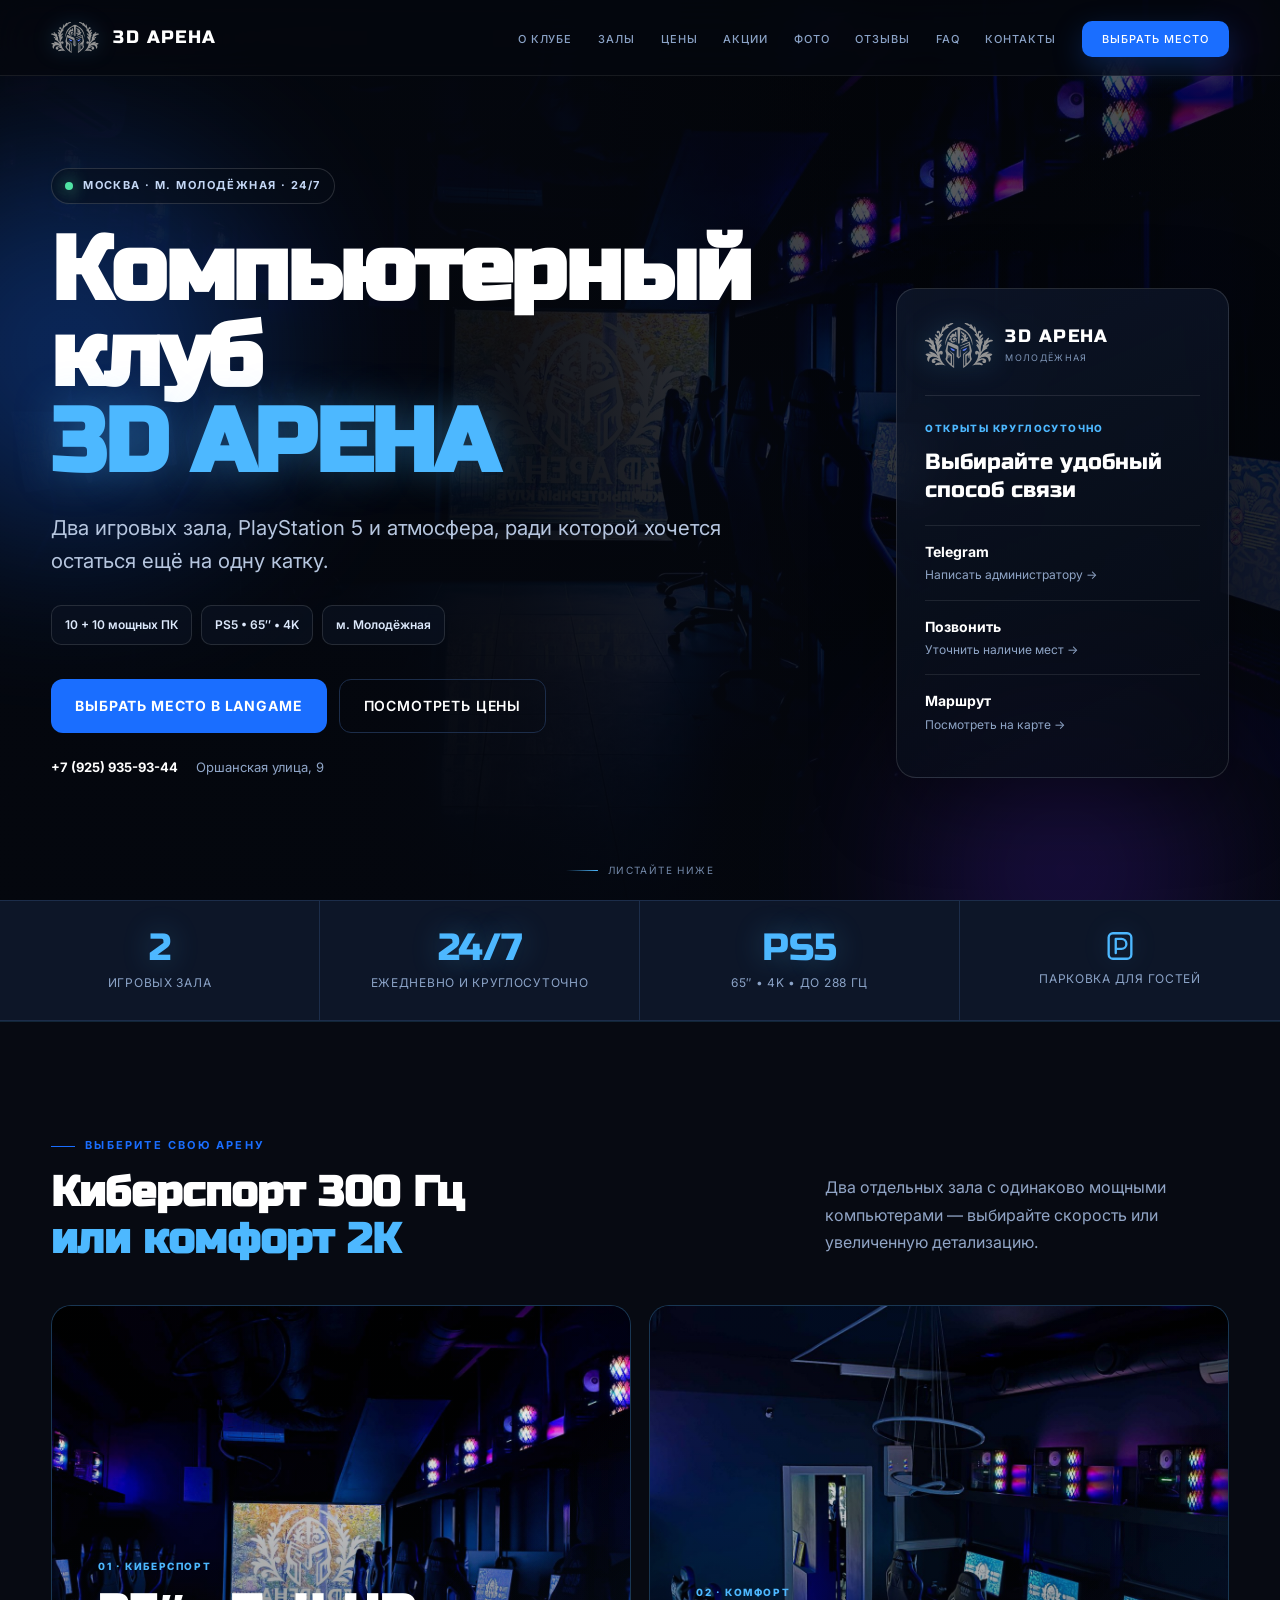
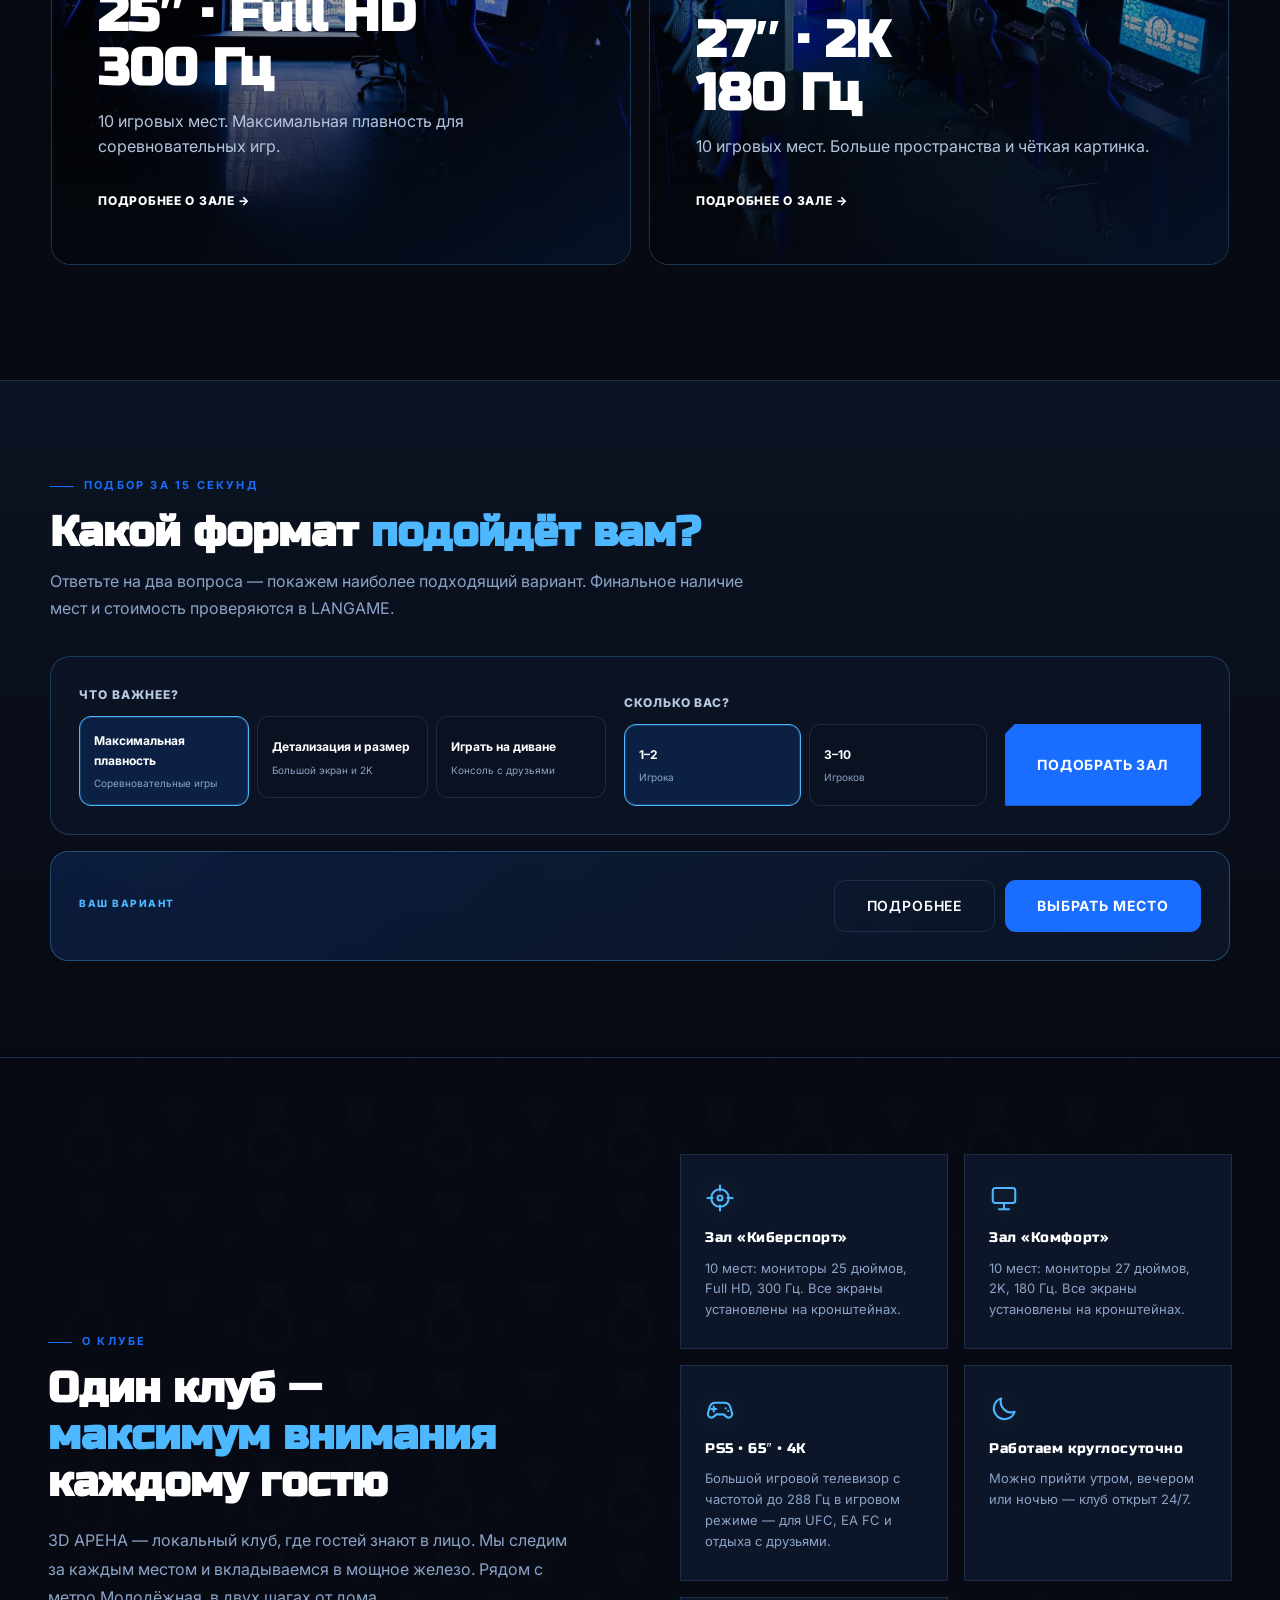
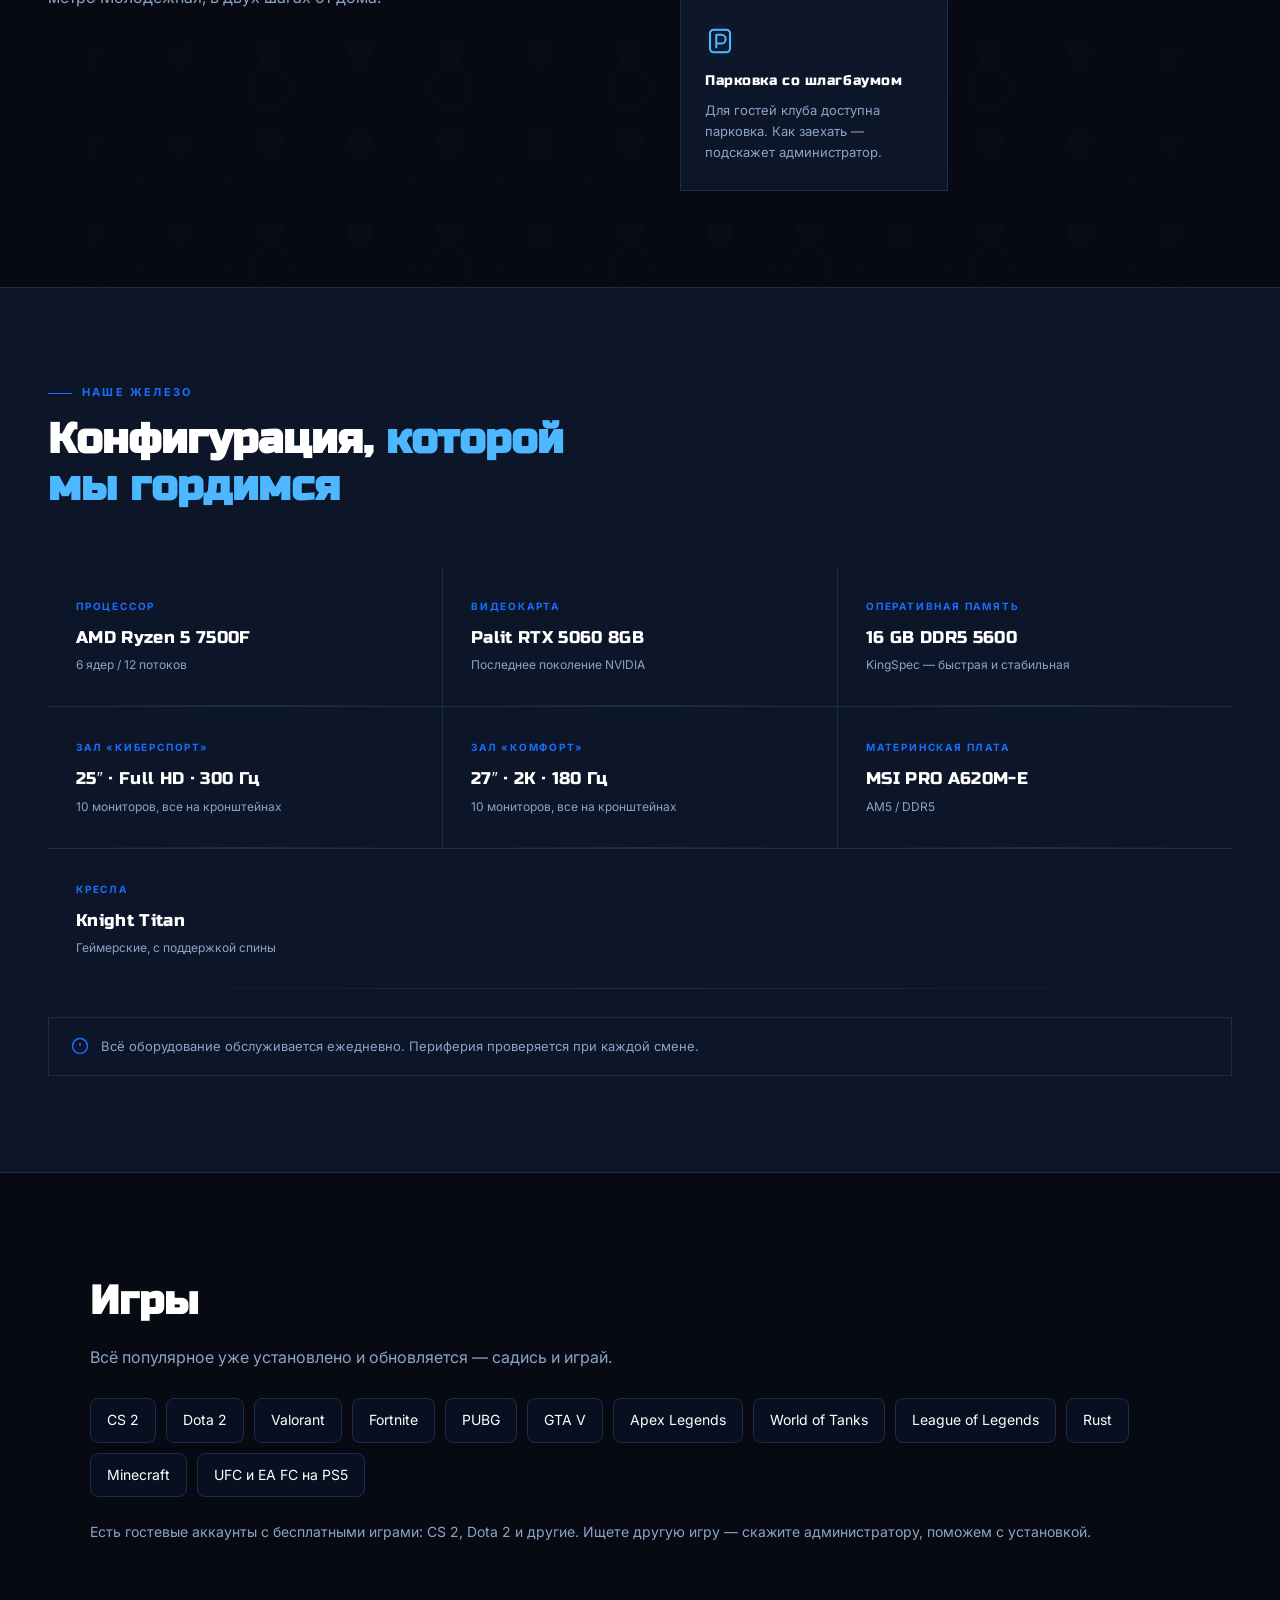
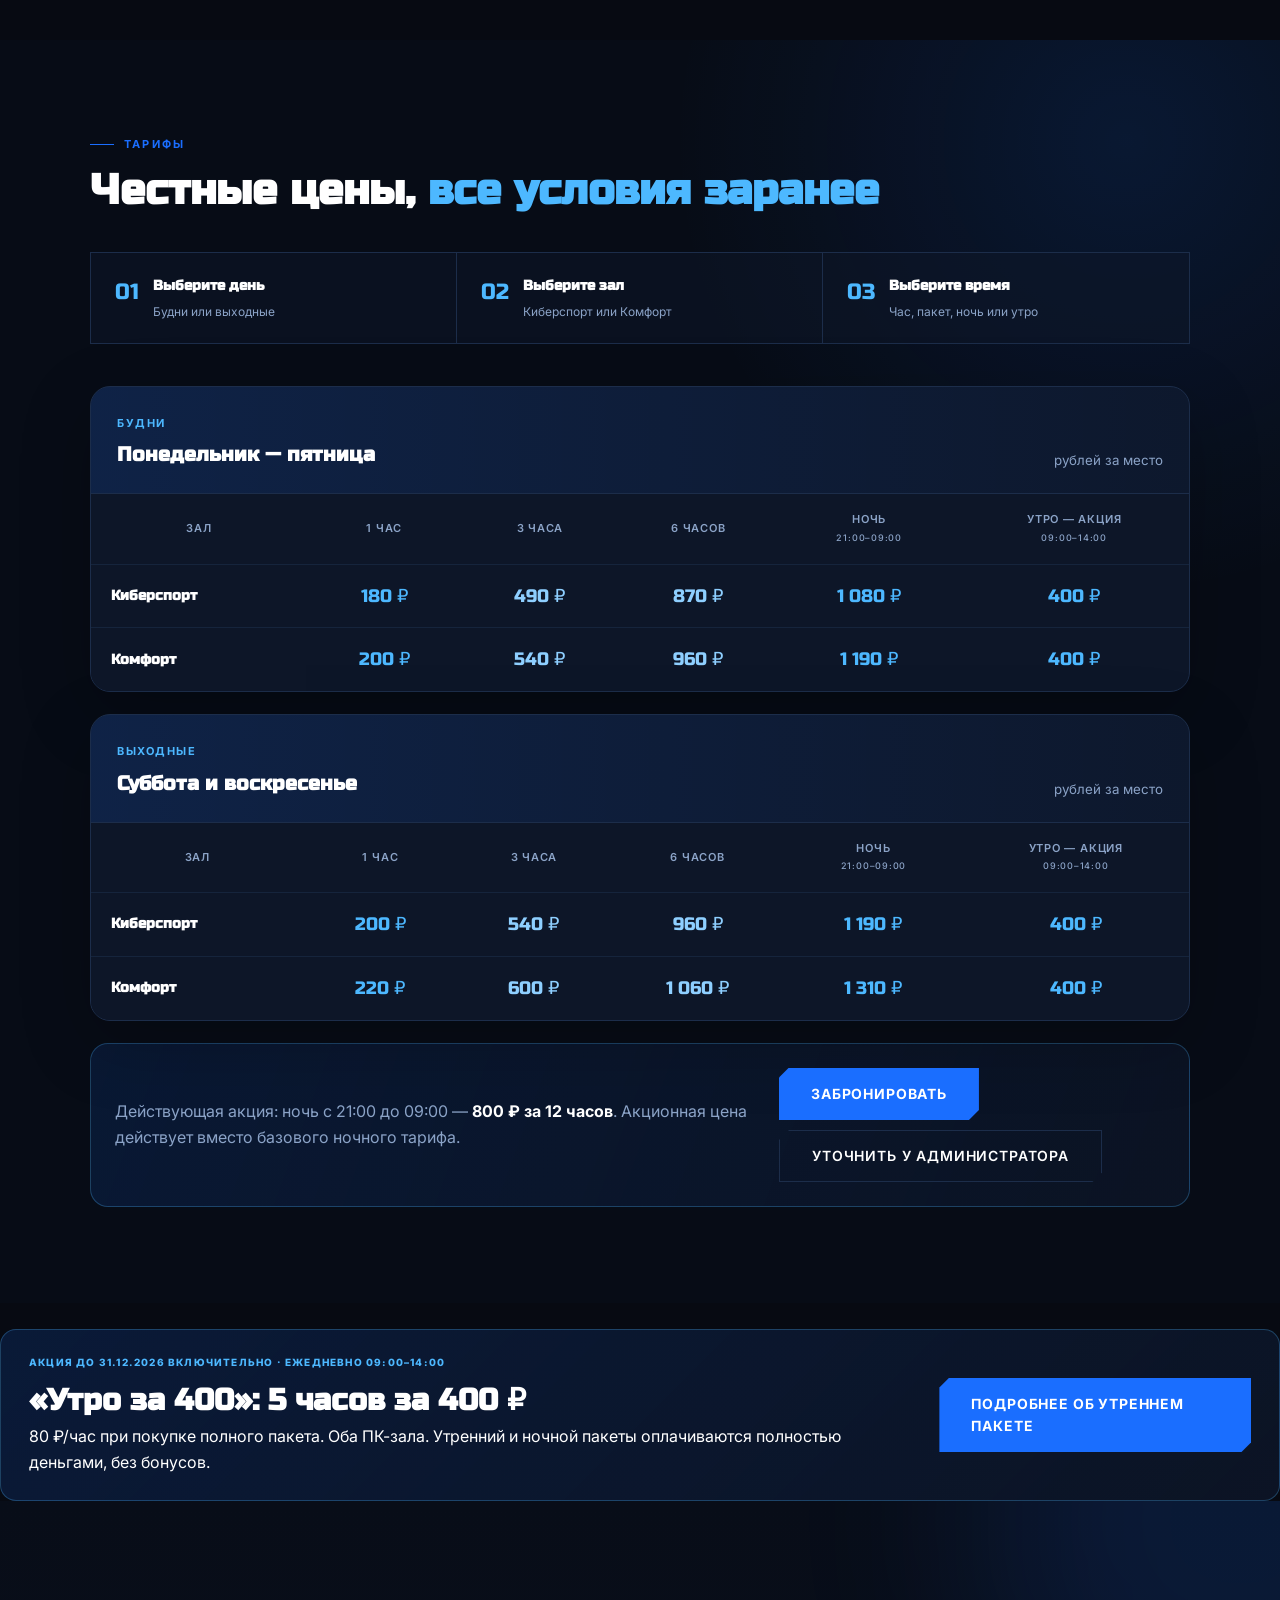
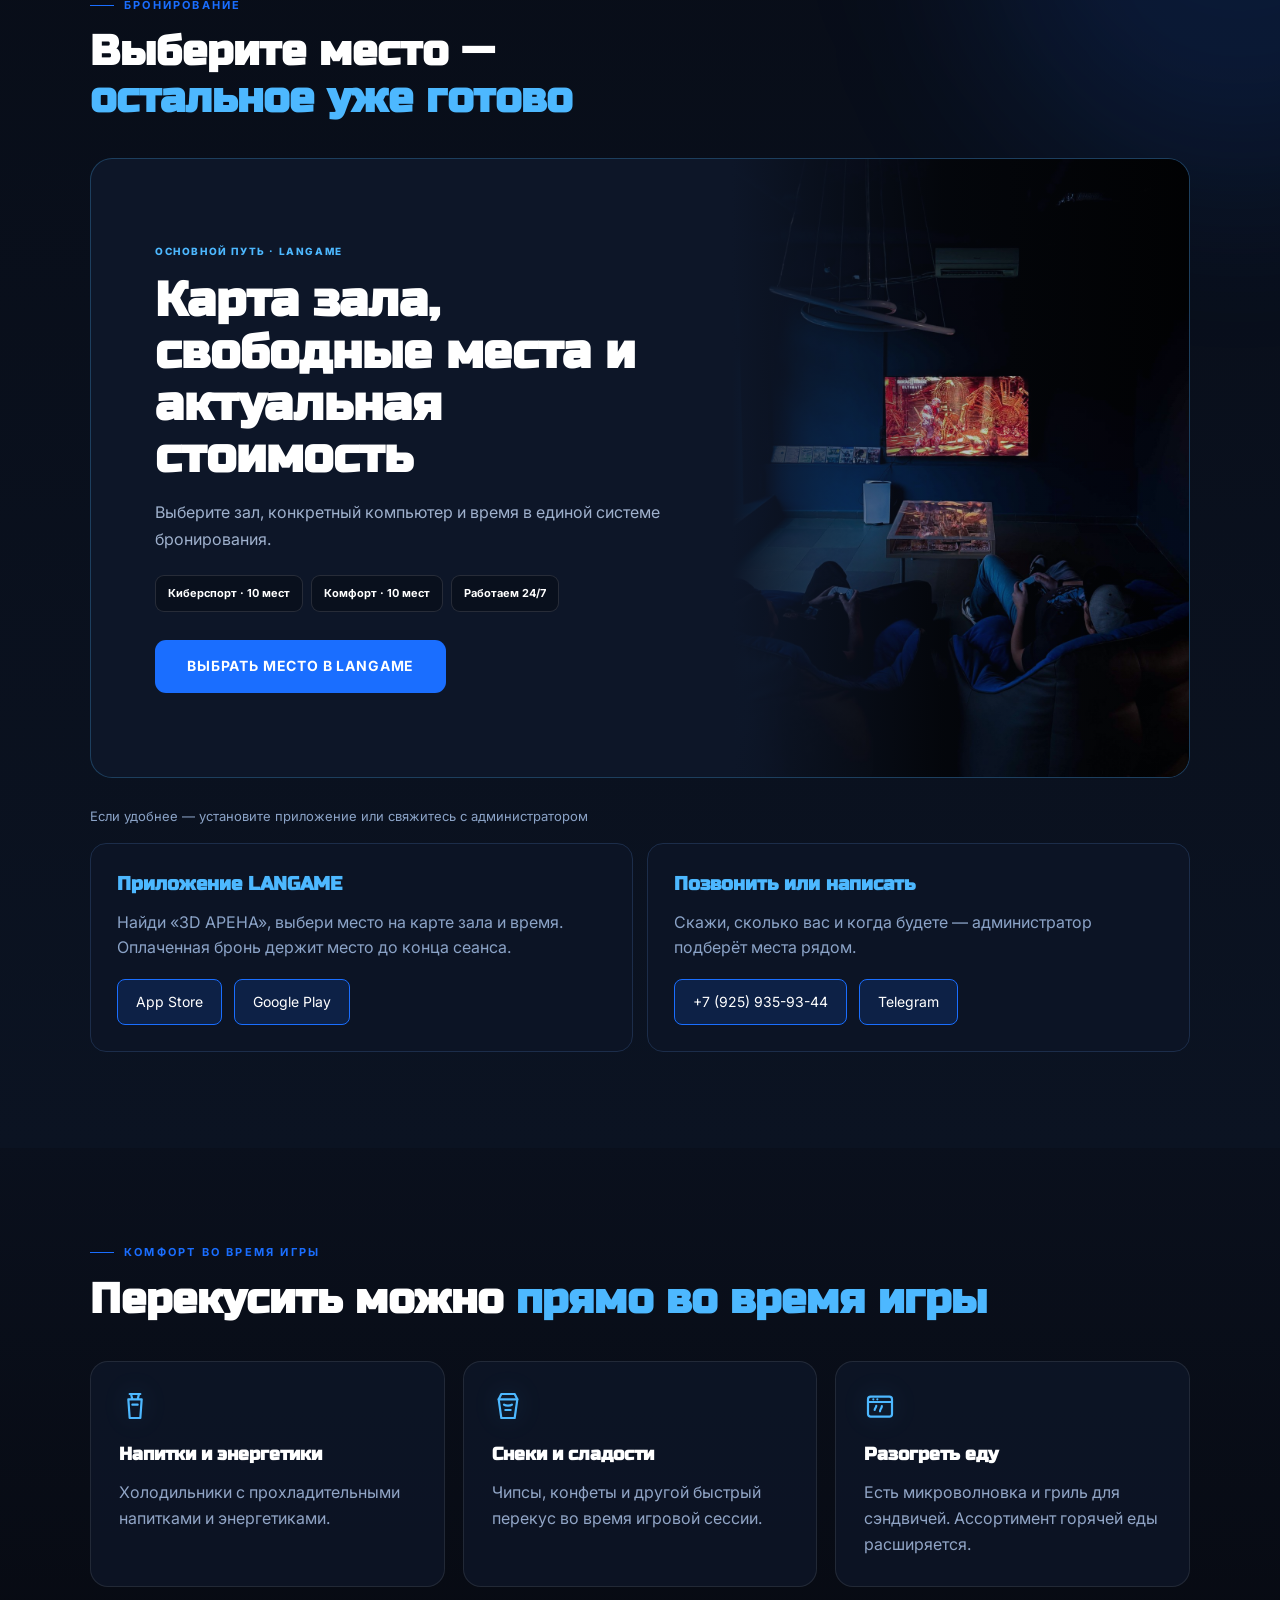
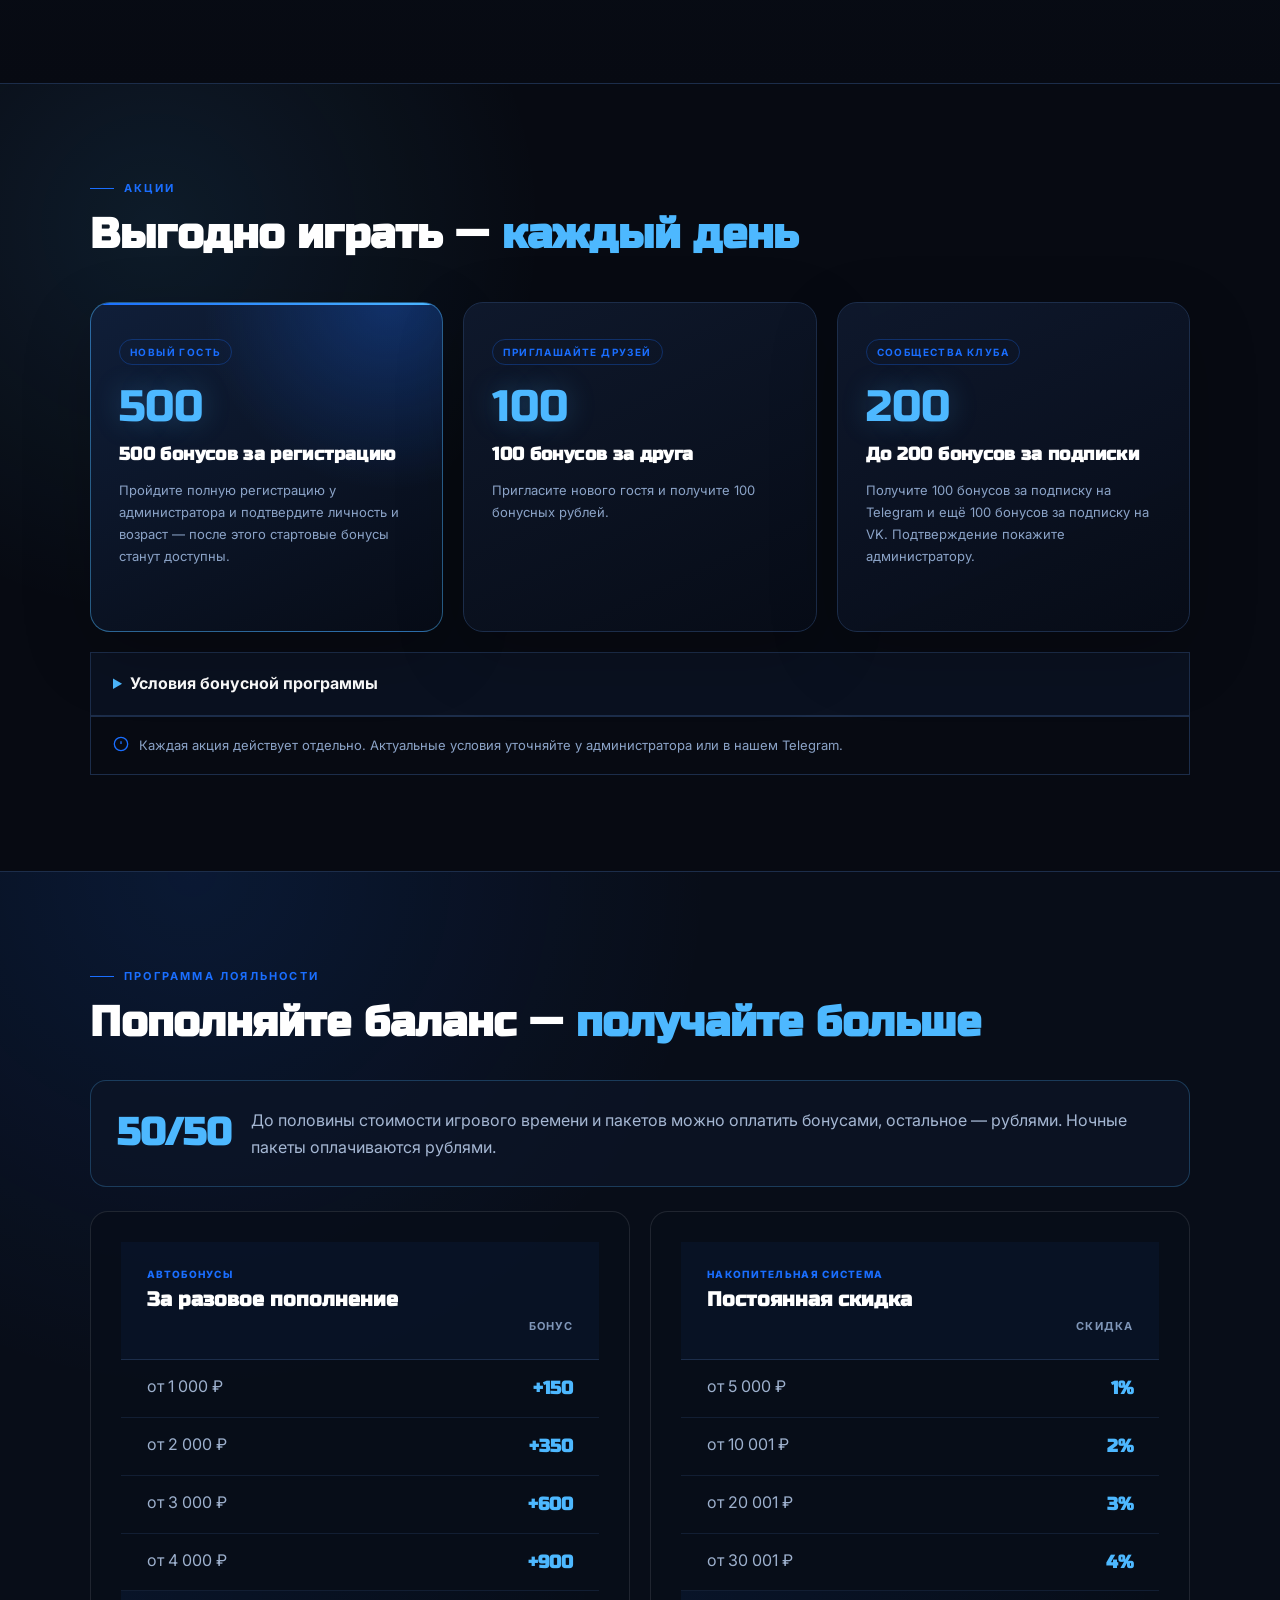
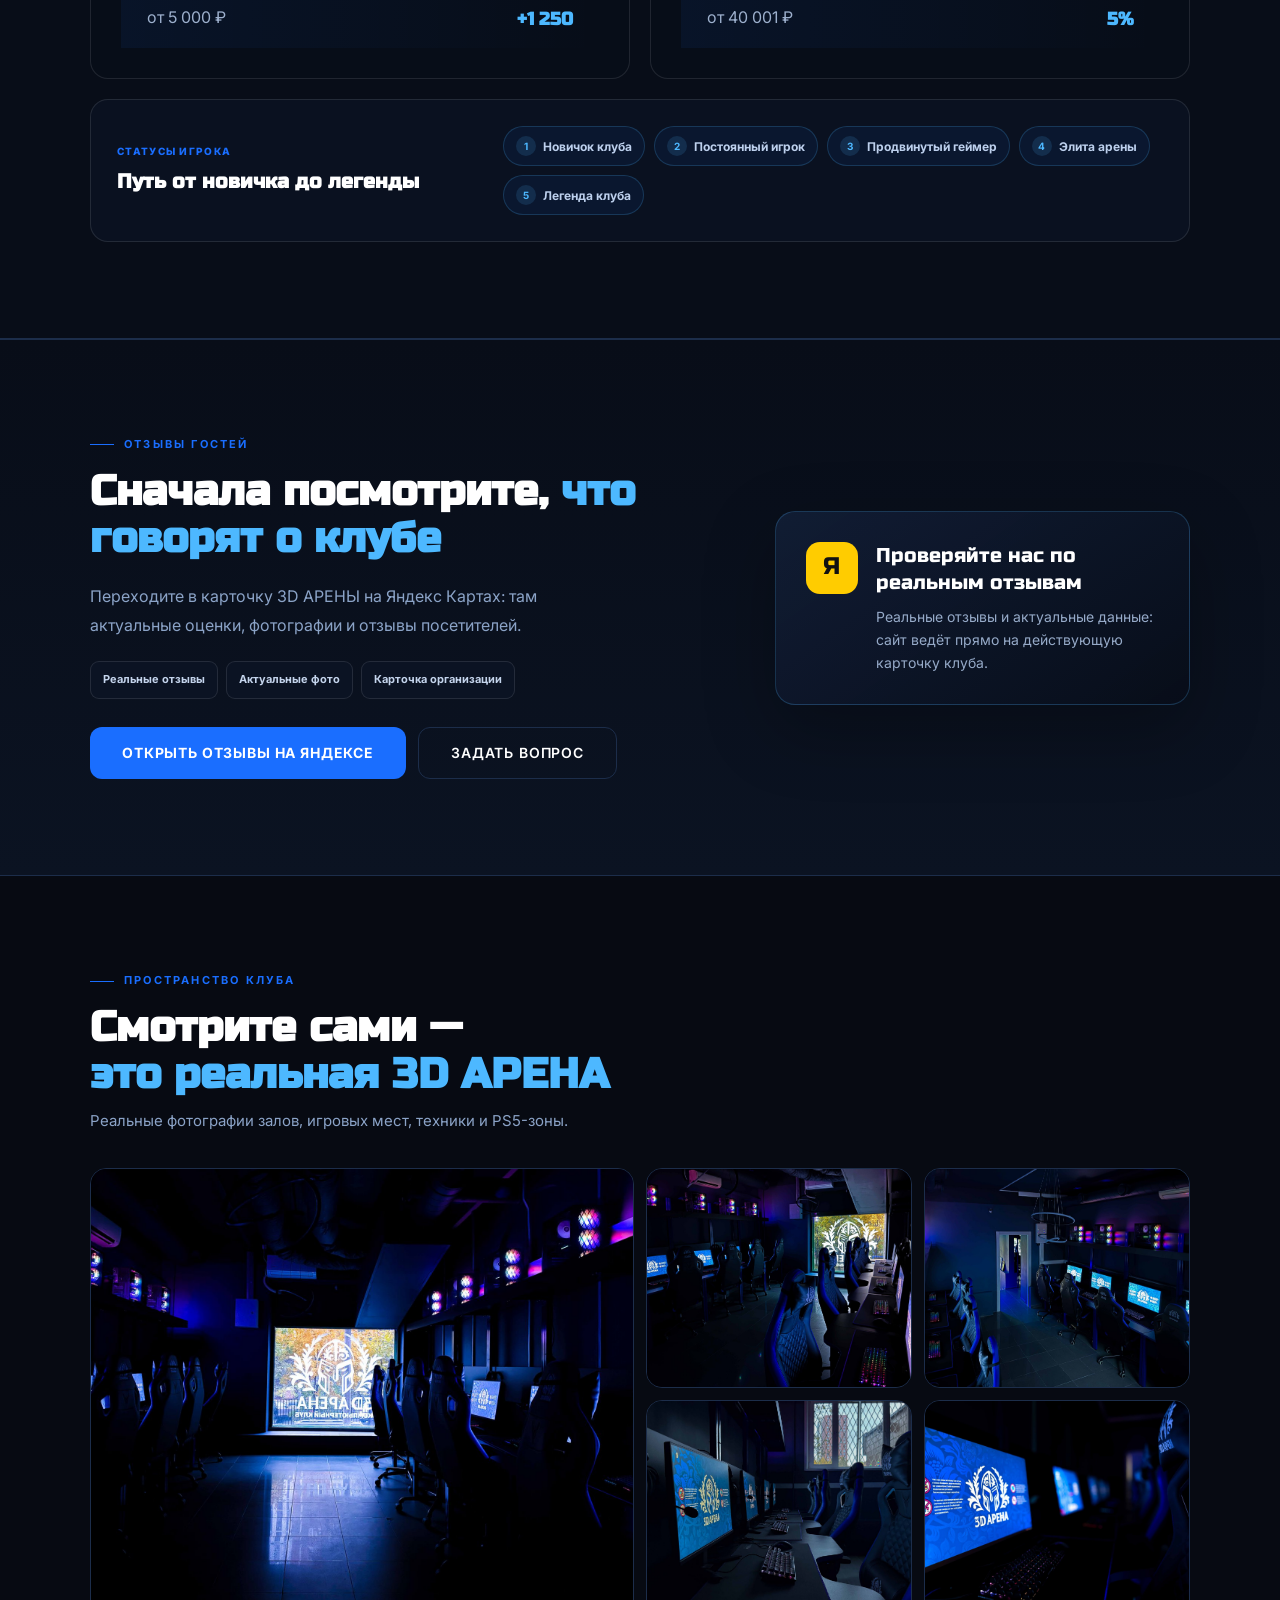
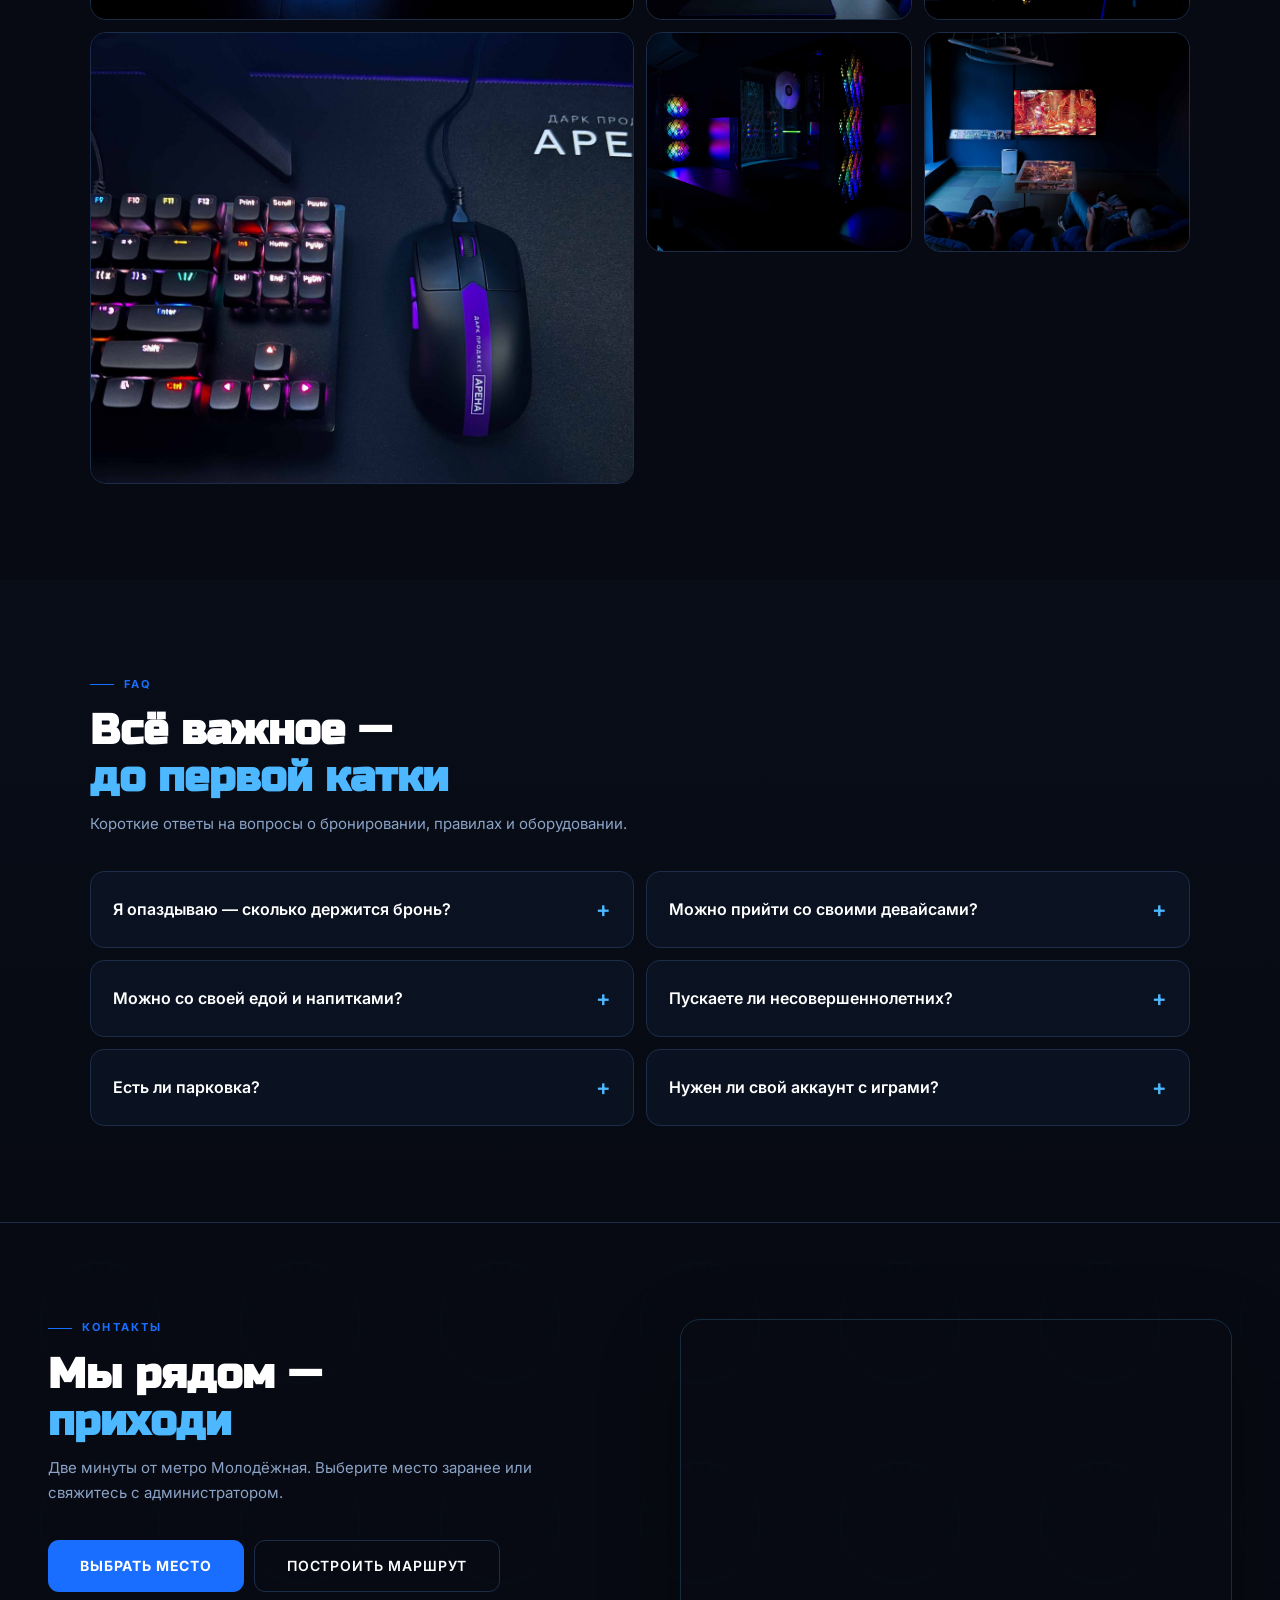
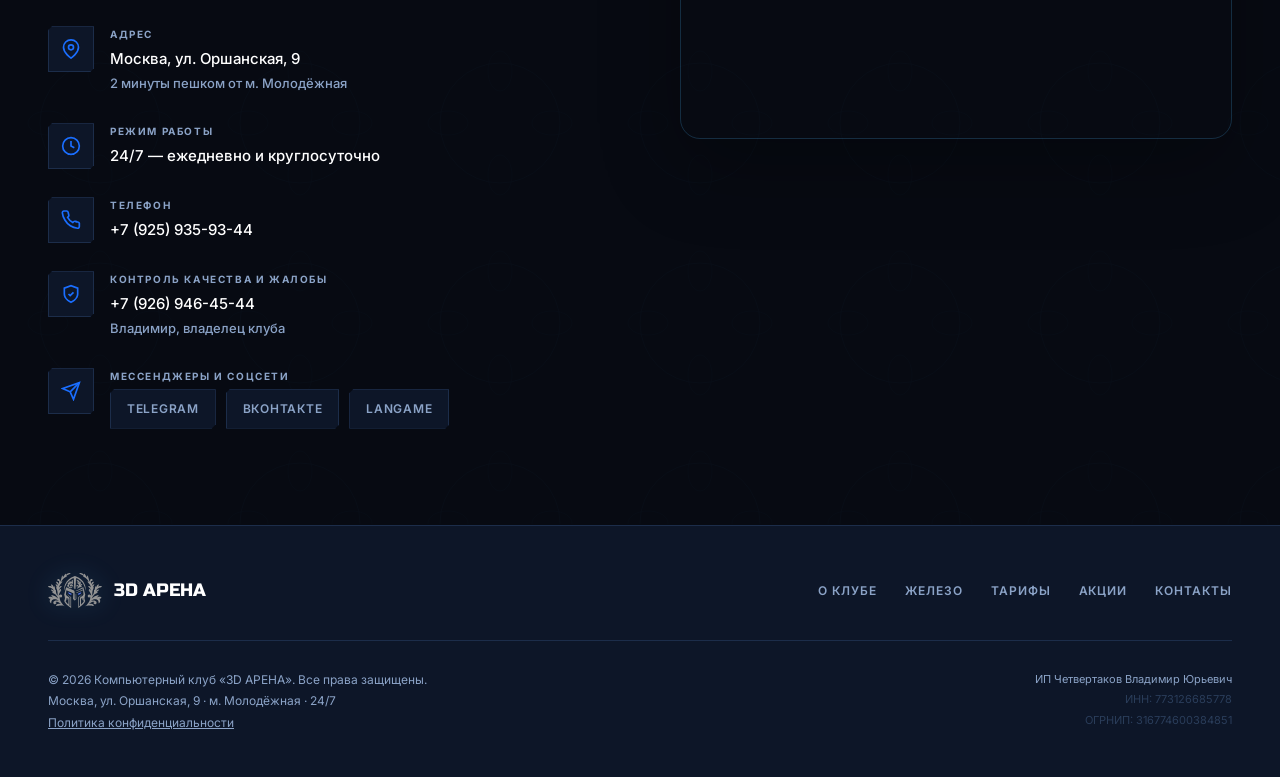
<file: index.html>
<!DOCTYPE html>

<html lang="ru">
<head>
<meta charset="utf-8"/>
<meta content="width=device-width, initial-scale=1.0" name="viewport"/>
<meta content="#070A12" name="theme-color"/>
<link href="/favicon.ico" rel="icon" sizes="any"/>
<link href="/assets/icons/favicon-32.png" rel="icon" sizes="32x32" type="image/png"/>
<link href="/assets/icons/apple-touch-icon.png" rel="apple-touch-icon" sizes="180x180"/>
<link href="/site.webmanifest" rel="manifest"/>
<script>
window.ARENA_METRIKA_ID=110895058;
window.ARENA_VK_PIXEL_ID="3781383";
(function(m,e,t,r,i,k,a){m[i]=m[i]||function(){(m[i].a=m[i].a||[]).push(arguments)};m[i].l=1*new Date();for(var j=0;j<document.scripts.length;j++){if(document.scripts[j].src===r){return}}k=e.createElement(t),a=e.getElementsByTagName(t)[0],k.async=1,k.src=r,a.parentNode.insertBefore(k,a)})(window,document,"script","https://mc.yandex.ru/metrika/tag.js?id=110895058","ym");
ym(110895058,"init",{ssr:true,webvisor:true,clickmap:true,ecommerce:"dataLayer",referrer:document.referrer,url:location.href,accurateTrackBounce:true,trackLinks:true});
</script>
<script>
var _tmr=window._tmr||(window._tmr=[]);
_tmr.push({id:"3781383",type:"pageView",start:(new Date()).getTime()});
(function(d,w,id){if(d.getElementById(id))return;var ts=d.createElement("script");ts.type="text/javascript";ts.async=true;ts.id=id;ts.src="https://top-fwz1.mail.ru/js/code.js";var f=function(){var s=d.getElementsByTagName("script")[0];s.parentNode.insertBefore(ts,s)};if(w.opera=="[object Opera]"){d.addEventListener("DOMContentLoaded",f,false)}else{f()}})(document,window,"tmr-code");
</script>
<meta content="Компьютерный клуб «3D АРЕНА» у метро Молодёжная в Москве. 20 игровых мест в двух залах и PS5-зона с телевизором 65″ 4K до 288 Гц в игровом режиме. Работаем круглосуточно." name="description"/>
<title>3D АРЕНА — Компьютерный клуб у м. Молодёжная | Оршанская 9 | 24/7</title>
<meta content="3D АРЕНА — компьютерный клуб у метро Молодёжная" property="og:title"/>
<meta content="20 игровых мест, два зала, RTX 5060 и PS5-зона с телевизором 65″ 4K до 288 Гц в игровом режиме. Работаем 24/7." property="og:description"/>
<meta content="website" property="og:type"/>
<meta content="https://3d-arena.ru/" property="og:url"/>
<meta content="https://3d-arena.ru/images/gallery/hall-02.jpg" property="og:image"/>
<meta content="summary_large_image" name="twitter:card"/>
<link href="https://fonts.googleapis.com" rel="preconnect"/>
<link crossorigin="" href="https://fonts.gstatic.com" rel="preconnect"/>
<link as="style" href="https://fonts.googleapis.com/css2?family=Russo+One&amp;family=Inter:wght@400;500;600&amp;display=swap" rel="preload"/>
<link href="https://fonts.googleapis.com/css2?family=Russo+One&amp;family=Inter:wght@400;500;600&amp;display=swap" media="print" onload="this.media='all'" rel="stylesheet"/>
<noscript><link href="https://fonts.googleapis.com/css2?family=Russo+One&amp;family=Inter:wght@400;500;600&amp;display=swap" rel="stylesheet"/></noscript>
<link href="https://3d-arena.ru/" rel="canonical"/><link href="assets/css/style.css?v=20260725-7" rel="stylesheet"/><link href="assets/css/release-06.css?v=20260724-1" rel="stylesheet"/>
<script type="application/ld+json">{"@context":"https://schema.org","@type":"LocalBusiness","name":"Компьютерный клуб 3D АРЕНА","url":"https://3d-arena.ru/","telephone":"+7 925 935-93-44","image":"https://3d-arena.ru/images/gallery/hall-02.jpg","priceRange":"₽₽","openingHours":"Mo-Su 00:00-23:59","address":{"@type":"PostalAddress","streetAddress":"Оршанская улица, 9","addressLocality":"Москва","addressCountry":"RU"},"sameAs":["https://vk.ru/3d_arena","https://t.me/IIIDArena","https://yandex.ru/maps/org/3d_arena/107910722858/"]}</script>
</head>
<body>
<script src="assets/js/vk-pixel.js?v=20260808-2"></script>
<!-- NAV -->
<nav class="nav" id="nav">
<a class="nav__logo" href="#hero">
<img alt="" aria-hidden="true" class="nav__logo-image" height="372" src="assets/brand/mark.svg" width="564"/>
<span>3D АРЕНА</span>
  </a>
<ul class="nav__links" id="navLinks"><li><a href="#about">О клубе</a></li><li><a href="#specs">Залы</a></li><li><a href="#prices">Цены</a></li><li><a href="#promo">Акции</a></li><li><a href="#gallery">Фото</a></li><li><a href="#reviews">Отзывы</a></li><li><a href="#faq">FAQ</a></li><li><a href="#contacts">Контакты</a></li><li><a class="nav__cta" data-track="langame_booking" href="https://langame.ru/799456996_computerniy_club_3d-arena_moskva/booking" rel="noopener" target="_blank">Выбрать место</a></li></ul>
<button aria-label="Меню" class="nav__burger" id="burger">
<span></span><span></span><span></span>
</button>
</nav>
<!-- HERO -->
<section class="hero" id="hero">
<div aria-hidden="true" class="hero__media">
<img alt="" fetchpriority="high" height="1200" src="images/gallery/hall-01.jpg" width="1600"/>
</div>
<div aria-hidden="true" class="hero__veil"></div>
<div aria-hidden="true" class="hero__accent hero__accent--one"></div>
<div aria-hidden="true" class="hero__accent hero__accent--two"></div>
<div class="hero__content-wrap">
<div class="hero__copy">
<div class="hero__eyebrow reveal"><span class="hero__status"></span> Москва · м. Молодёжная · 24/7</div>
<h1 class="hero__headline reveal">Компьютерный клуб<br/><span>3D АРЕНА</span></h1>
<p class="hero__lead reveal">Два игровых зала, PlayStation 5 и атмосфера, ради которой хочется остаться ещё на одну катку.</p>
<div aria-label="Преимущества клуба" class="hero__facts reveal">
<span>10 + 10 мощных ПК</span><span>PS5 • 65″ • 4K</span><span>м. Молодёжная</span>
</div>
<div class="hero__actions reveal">
<a class="btn-primary" data-track="langame_booking" href="https://langame.ru/799456996_computerniy_club_3d-arena_moskva/booking" rel="noopener" target="_blank">Выбрать место в LANGAME</a>
<a class="btn-outline" data-track="view_prices" href="#prices">Посмотреть цены</a>
</div>
<div class="hero__contact reveal">
<a href="tel:+79259359344">+7 (925) 935-93-44</a>
<span>Оршанская улица, 9</span>
</div>
</div>
<aside aria-label="Быстрые действия" class="hero__panel reveal-right">
<div class="hero__brand"><img alt="" aria-hidden="true" class="hero__brand-logo" height="372" src="assets/brand/mark.svg" width="564"/><span>3D АРЕНА<br/><small>Молодёжная</small></span></div>
<div class="hero__panel-label">Открыты круглосуточно</div>
<div class="hero__panel-title">Выбирайте удобный способ связи</div>
<a class="hero__quick" data-track="telegram" href="https://t.me/IIIDArena" rel="noopener" target="_blank"><b>Telegram</b><span>Написать администратору →</span></a>
<a class="hero__quick" data-track="call" href="tel:+79259359344"><b>Позвонить</b><span>Уточнить наличие мест →</span></a>
<a class="hero__quick" data-track="route" href="#contacts"><b>Маршрут</b><span>Посмотреть на карте →</span></a>
</aside>
</div>
<div aria-hidden="true" class="hero__scroll-hint"><span></span>Листайте ниже</div>
</section>
<!-- STATS -->
<div class="stats"><div class="stat reveal"><div class="stat__num">2</div><div class="stat__label">Игровых зала</div></div><div class="stat reveal" style="transition-delay:.1s"><div class="stat__num">24/7</div><div class="stat__label">Ежедневно и круглосуточно</div></div><div class="stat reveal" style="transition-delay:.2s"><div class="stat__num">PS5</div><div class="stat__label">65″ • 4K • до 288 Гц</div></div><div class="stat reveal" style="transition-delay:.3s"><div class="stat__num"><svg class="feature-icon feature-icon--stat" aria-hidden="true"><use href="assets/icons/features.svg#parking"/></svg></div><div class="stat__label">Парковка для гостей</div></div></div>
<!-- ВЫБОР ЗАЛА -->
<section class="arena-choice" aria-labelledby="arena-choice-title">
<div class="arena-choice__head">
<div>
<div class="sec-label reveal">Выберите свою арену</div>
<h2 class="sec-title reveal" id="arena-choice-title">Киберспорт 300 Гц<br/><em>или комфорт 2K</em></h2>
</div>
<p class="arena-choice__intro reveal">Два отдельных зала с одинаково мощными компьютерами — выбирайте скорость или увеличенную детализацию.</p>
</div>
<div class="arena-choice__grid">
<article class="arena-card arena-card--esports reveal-left">
<img alt="Зал «Киберспорт» в компьютерном клубе 3D АРЕНА" decoding="async" height="1200" loading="lazy" src="images/gallery/hall-01.jpg" width="1600"/>
<div class="arena-card__veil"></div>
<div class="arena-card__content"><span>01 · Киберспорт</span><h3>25″ · Full HD<br/>300 Гц</h3><p>10 игровых мест. Максимальная плавность для соревновательных игр.</p><a data-track="select_hall_esports" href="esports.html">Подробнее о зале →</a></div>
</article>
<article class="arena-card arena-card--comfort reveal-right">
<img alt="Зал «Комфорт» в компьютерном клубе 3D АРЕНА" decoding="async" height="1200" loading="lazy" src="images/gallery/hall-15.jpg" width="1600"/>
<div class="arena-card__veil"></div>
<div class="arena-card__content"><span>02 · Комфорт</span><h3>27″ · 2K<br/>180 Гц</h3><p>10 игровых мест. Больше пространства и чёткая картинка.</p><a data-track="select_hall_comfort" href="comfort.html">Подробнее о зале →</a></div>
</article>
</div>
</section>
<!-- ПОДБОР ЗАЛА -->
<section class="hall-picker section" id="hall-picker" aria-labelledby="hall-picker-title">
<div class="hall-picker__inner">
<div class="sec-label reveal">Подбор за 15 секунд</div>
<h2 class="sec-title reveal" id="hall-picker-title">Какой формат <em>подойдёт вам?</em></h2>
<p class="hall-picker__lead reveal">Ответьте на два вопроса — покажем наиболее подходящий вариант. Финальное наличие мест и стоимость проверяются в LANGAME.</p>
<form class="hall-picker__form reveal" id="hallPicker">
<fieldset><legend>Что важнее?</legend><div class="hall-picker__options">
<label><input checked name="priority" type="radio" value="speed"/><span><b>Максимальная плавность</b><small>Соревновательные игры</small></span></label>
<label><input name="priority" type="radio" value="detail"/><span><b>Детализация и размер</b><small>Большой экран и 2K</small></span></label>
<label><input name="priority" type="radio" value="console"/><span><b>Играть на диване</b><small>Консоль с друзьями</small></span></label>
</div></fieldset>
<fieldset><legend>Сколько вас?</legend><div class="hall-picker__options hall-picker__options--compact">
<label><input checked name="group" type="radio" value="solo"/><span><b>1–2</b><small>Игрока</small></span></label>
<label><input name="group" type="radio" value="team"/><span><b>3–10</b><small>Игроков</small></span></label>
</div></fieldset>
<button class="btn-primary" type="submit">Подобрать зал</button>
</form>
<div class="hall-result" id="hallResult" hidden aria-live="polite">
<div><span>Ваш вариант</span><h3 id="hallResultTitle"></h3><p id="hallResultText"></p></div>
<div class="hall-result__actions"><a class="btn-outline" id="hallResultDetails" href="esports.html">Подробнее</a><a class="btn-primary" data-track="langame_booking_picker" href="https://langame.ru/799456996_computerniy_club_3d-arena_moskva/booking" rel="noopener" target="_blank">Выбрать место</a></div>
</div>
</div>
</section>
<!-- О КЛУБЕ -->
<section class="section about" id="about">
<div aria-hidden="true" class="ornament-overlay ornament-overlay--clean"></div>
<div class="about__inner" style="max-width:1280px;margin:0 auto">
<div class="reveal-left">
<div class="sec-label">О клубе</div>
<h2 class="sec-title">Один клуб —<br/><em>максимум внимания</em><br/>каждому гостю</h2>
<p class="sec-text">3D АРЕНА — локальный клуб, где гостей знают в лицо. Мы следим за каждым местом и вкладываемся в мощное железо. Рядом с метро Молодёжная, в двух шагах от дома.</p>
</div>
<div class="about__cards reveal-right">
<div class="acard"><div class="acard__icon"><svg class="feature-icon" aria-hidden="true"><use href="assets/icons/features.svg#esports"/></svg></div><div class="acard__title">Зал «Киберспорт»</div><div class="acard__text">10 мест: мониторы 25 дюймов, Full HD, 300 Гц. Все экраны установлены на кронштейнах.</div></div>
<div class="acard"><div class="acard__icon"><svg class="feature-icon" aria-hidden="true"><use href="assets/icons/features.svg#monitor"/></svg></div><div class="acard__title">Зал «Комфорт»</div><div class="acard__text">10 мест: мониторы 27 дюймов, 2K, 180 Гц. Все экраны установлены на кронштейнах.</div></div>
<div class="acard"><div class="acard__icon"><svg class="feature-icon" aria-hidden="true"><use href="assets/icons/features.svg#gamepad"/></svg></div><div class="acard__title">PS5 • 65″ • 4K</div><div class="acard__text">Большой игровой телевизор с частотой до 288 Гц в игровом режиме — для UFC, EA FC и отдыха с друзьями.</div></div>
<div class="acard"><div class="acard__icon"><svg class="feature-icon" aria-hidden="true"><use href="assets/icons/features.svg#moon"/></svg></div><div class="acard__title">Работаем круглосуточно</div><div class="acard__text">Можно прийти утром, вечером или ночью — клуб открыт 24/7.</div></div>
<div class="acard"><div class="acard__icon"><svg class="feature-icon" aria-hidden="true"><use href="assets/icons/features.svg#parking"/></svg></div><div class="acard__title">Парковка со шлагбаумом</div><div class="acard__text">Для гостей клуба доступна парковка. Как заехать — подскажет администратор.</div></div>
</div>
</div>
</section>
<!-- ЖЕЛЕЗО -->
<section class="section specs" id="specs">
<div class="specs__inner">
<div class="sec-label reveal">Наше железо</div>
<h2 class="sec-title reveal">Конфигурация, <em>которой<br/>мы гордимся</em></h2>
<div class="specs__grid">
<div class="spec-item reveal"><div class="spec-label">Процессор</div><div class="spec-val">AMD Ryzen 5 7500F</div><div class="spec-sub">6 ядер / 12 потоков</div></div>
<div class="spec-item reveal" style="transition-delay:.1s"><div class="spec-label">Видеокарта</div><div class="spec-val">Palit RTX 5060 8GB</div><div class="spec-sub">Последнее поколение NVIDIA</div></div>
<div class="spec-item reveal" style="transition-delay:.2s"><div class="spec-label">Оперативная память</div><div class="spec-val">16 GB DDR5 5600</div><div class="spec-sub">KingSpec — быстрая и стабильная</div></div>
<div class="spec-item reveal" style="transition-delay:.1s"><div class="spec-label">Зал «Киберспорт»</div><div class="spec-val">25″ · Full HD · 300 Гц</div><div class="spec-sub">10 мониторов, все на кронштейнах</div></div>
<div class="spec-item reveal" style="transition-delay:.2s"><div class="spec-label">Зал «Комфорт»</div><div class="spec-val">27″ · 2K · 180 Гц</div><div class="spec-sub">10 мониторов, все на кронштейнах</div></div>
<div class="spec-item reveal" style="transition-delay:.2s"><div class="spec-label">Материнская плата</div><div class="spec-val">MSI PRO A620M-E</div><div class="spec-sub">AM5 / DDR5</div></div>
<div class="spec-item reveal" style="transition-delay:.3s"><div class="spec-label">Кресла</div><div class="spec-val">Knight Titan</div><div class="spec-sub">Геймерские, с поддержкой спины</div></div>
</div>
<div class="specs__note reveal">
<svg class="specs__note-icon" fill="none" height="18" stroke="currentColor" stroke-width="2" viewbox="0 0 24 24" width="18"><circle cx="12" cy="12" r="10"></circle><line x1="12" x2="12" y1="8" y2="12"></line><line x1="12" x2="12.01" y1="16" y2="16"></line></svg>
      Всё оборудование обслуживается ежедневно. Периферия проверяется при каждой смене.
    </div>
</div>
</section>
<!-- ТАРИФЫ -->
<!-- GAMES -->
<section class="section games" id="games">
<div class="container-g">
<h2 class="g-title reveal">Игры</h2>
<p class="g-sub reveal">Всё популярное уже установлено и обновляется — садись и играй.</p>
<div class="games__grid reveal">
<span class="game-chip">CS 2</span><span class="game-chip">Dota 2</span><span class="game-chip">Valorant</span><span class="game-chip">Fortnite</span><span class="game-chip">PUBG</span><span class="game-chip">GTA V</span><span class="game-chip">Apex Legends</span><span class="game-chip">World of Tanks</span><span class="game-chip">League of Legends</span><span class="game-chip">Rust</span><span class="game-chip">Minecraft</span><span class="game-chip">UFC и EA FC на PS5</span>
</div>
<p class="g-note reveal">Есть гостевые аккаунты с бесплатными играми: CS 2, Dota 2 и другие. Ищете другую игру — скажите администратору, поможем с установкой.</p>
</div>
</section>
<section class="section prices" id="prices">
<div class="prices__inner">
<div class="sec-label reveal">Тарифы</div>
<h2 class="sec-title reveal">Честные цены, <em>все условия заранее</em></h2>
<div class="price-proof reveal" aria-label="Как выбрать тариф">
<div><span>01</span><strong>Выберите день</strong><small>Будни или выходные</small></div>
<div><span>02</span><strong>Выберите зал</strong><small>Киберспорт или Комфорт</small></div>
<div><span>03</span><strong>Выберите время</strong><small>Час, пакет, ночь или утро</small></div>
</div>
<div class="price-tabs reveal">
  <section class="price-sheet">
    <header><div><span>Будни</span><h3>Понедельник — пятница</h3></div><small>рублей за место</small></header>
    <div class="price-table-wrap"><table class="price-table">
      <thead><tr><th>Зал</th><th>1 час</th><th>3 часа</th><th>6 часов</th><th>Ночь<br><small>21:00–09:00</small></th><th>Утро — акция<br><small>09:00–14:00</small></th></tr></thead>
      <tbody><tr><th>Киберспорт</th><td>180 ₽</td><td>490 ₽</td><td>870 ₽</td><td>1 080 ₽</td><td>400 ₽</td></tr>
      <tr><th>Комфорт</th><td>200 ₽</td><td>540 ₽</td><td>960 ₽</td><td>1 190 ₽</td><td>400 ₽</td></tr></tbody>
    </table></div>
  </section>
  <section class="price-sheet">
    <header><div><span>Выходные</span><h3>Суббота и воскресенье</h3></div><small>рублей за место</small></header>
    <div class="price-table-wrap"><table class="price-table">
      <thead><tr><th>Зал</th><th>1 час</th><th>3 часа</th><th>6 часов</th><th>Ночь<br><small>21:00–09:00</small></th><th>Утро — акция<br><small>09:00–14:00</small></th></tr></thead>
      <tbody><tr><th>Киберспорт</th><td>200 ₽</td><td>540 ₽</td><td>960 ₽</td><td>1 190 ₽</td><td>400 ₽</td></tr>
      <tr><th>Комфорт</th><td>220 ₽</td><td>600 ₽</td><td>1 060 ₽</td><td>1 310 ₽</td><td>400 ₽</td></tr></tbody>
    </table></div>
  </section>
</div>
<div class="price-actions reveal"><p>Действующая акция: ночь с 21:00 до 09:00 — <strong>800 ₽ за 12 часов</strong>. Акционная цена действует вместо базового ночного тарифа.</p><div><a class="btn-primary" href="https://langame.ru/799456996_computerniy_club_3d-arena_moskva/booking" target="_blank" rel="noopener">Забронировать</a><a class="btn-outline" href="tel:+79259359344">Уточнить у администратора</a></div></div></div>
</section>
<aside class="morning-teaser reveal" aria-label="Утренний пакет">
<div><span>Акция до 31.12.2026 включительно · ежедневно 09:00–14:00</span><strong>«Утро за 400»: 5 часов за 400 ₽</strong><p>80 ₽/час при покупке полного пакета. Оба ПК-зала. Утренний и ночной пакеты оплачиваются полностью деньгами, без бонусов.</p></div>
<a class="btn-primary" data-morning-offer data-track="morning_landing" href="utro/">Подробнее об утреннем пакете</a>
</aside>
<!-- АКЦИИ -->
<!-- BOOKING -->
<section class="section booking" id="booking">
<div class="container-g">
<div class="sec-label reveal">Бронирование</div>
<h2 class="sec-title reveal">Выберите место —<br/><em>остальное уже готово</em></h2>
<div class="booking-primary reveal">
<div class="booking-primary__copy">
<span class="booking-primary__eyebrow">Основной путь · LANGAME</span>
<h3>Карта зала, свободные места и актуальная стоимость</h3>
<p>Выберите зал, конкретный компьютер и время в единой системе бронирования.</p>
<div class="booking-primary__facts"><span>Киберспорт · 10 мест</span><span>Комфорт · 10 мест</span><span>Работаем 24/7</span></div>
<a class="btn-primary" data-track="langame_booking" href="https://langame.ru/799456996_computerniy_club_3d-arena_moskva/booking" rel="noopener" target="_blank">Выбрать место в LANGAME</a>
</div>
<div class="booking-primary__media"><img alt="Игровая зона PlayStation 5 в клубе 3D АРЕНА" decoding="async" height="1600" loading="lazy" src="images/gallery/hall-12.jpg" width="1200"/></div>
</div>
<p class="booking-secondary-label reveal">Если удобнее — установите приложение или свяжитесь с администратором</p>
<div class="booking__ways">
<div class="bw-card reveal">
<h3>Приложение LANGAME</h3>
<p>Найди «3D АРЕНА», выбери место на карте зала и время. Оплаченная бронь держит место до конца сеанса.</p>
<div class="bw-btns">
<a href="https://apps.apple.com/ru/app/langame/id1642484175" rel="noopener" target="_blank">App Store</a>
<a href="https://play.google.com/store/apps/details?id=com.f5computers.langame_aggregator" rel="noopener" target="_blank">Google Play</a>
</div>
</div>
<div class="bw-card reveal">
<h3>Позвонить или написать</h3>
<p>Скажи, сколько вас и когда будете — администратор подберёт места рядом.</p>
<div class="bw-btns">
<a href="tel:+79259359344">+7 (925) 935-93-44</a>
<a href="https://t.me/IIIDArena" rel="noopener" target="_blank">Telegram</a>
</div>
</div>
</div>
</div>
</section><section class="section service" id="service"><div class="container-g"><div class="sec-label reveal">Комфорт во время игры</div><h2 class="sec-title reveal">Перекусить можно <em>прямо во время игры</em></h2><div class="service__grid"><article class="service-card reveal"><svg class="feature-icon feature-icon--service" aria-hidden="true"><use href="assets/icons/features.svg#drinks"/></svg><h3>Напитки и энергетики</h3><p>Холодильники с прохладительными напитками и энергетиками.</p></article><article class="service-card reveal"><svg class="feature-icon feature-icon--service" aria-hidden="true"><use href="assets/icons/features.svg#snacks"/></svg><h3>Снеки и сладости</h3><p>Чипсы, конфеты и другой быстрый перекус во время игровой сессии.</p></article><article class="service-card reveal"><svg class="feature-icon feature-icon--service" aria-hidden="true"><use href="assets/icons/features.svg#hot-food"/></svg><h3>Разогреть еду</h3><p>Есть микроволновка и гриль для сэндвичей. Ассортимент горячей еды расширяется.</p></article></div></div></section>
<section class="section promo" id="promo">
<div class="promo__inner">
<div class="sec-label reveal">Акции</div>
<h2 class="sec-title reveal">Выгодно играть — <em>каждый день</em></h2>
<div class="promo__grid">
  <article class="pcard pcard--hot reveal"><div class="pcard-tag">Новый гость</div><div class="pcard-icon">500</div><h3 class="pcard-title">500 бонусов за регистрацию</h3><p class="pcard-text">Пройдите полную регистрацию у администратора и подтвердите личность и возраст — после этого стартовые бонусы станут доступны.</p></article>
  <article class="pcard reveal"><div class="pcard-tag">Приглашайте друзей</div><div class="pcard-icon">100</div><h3 class="pcard-title">100 бонусов за друга</h3><p class="pcard-text">Пригласите нового гостя и получите 100 бонусных рублей.</p></article>
  <article class="pcard reveal"><div class="pcard-tag">Сообщества клуба</div><div class="pcard-icon">200</div><h3 class="pcard-title">До 200 бонусов за подписки</h3><p class="pcard-text">Получите 100 бонусов за подписку на Telegram и ещё 100 бонусов за подписку на VK. Подтверждение покажите администратору.</p></article>
</div>
<details class="bonus-terms reveal"><summary>Условия бонусной программы</summary><div><p><strong>Оплата:</strong> бонусами можно оплатить до 50% игрового времени и пакетов. Ночные пакеты оплачиваются рублями.</p><p><strong>Активация:</strong> пройдите полную регистрацию у администратора и предъявите документ для подтверждения личности и возраста.</p><p>Проверка возраста требуется для соблюдения ограничений при посещении клуба в ночное время и продаже энергетических напитков.</p><p><strong>Подписки:</strong> 100 бонусов начисляется за Telegram и 100 бонусов — за VK после подтверждения подписок администратору.</p></div></details>
<div class="promo__note reveal">
<svg fill="none" height="16" stroke="#1A6EFF" stroke-width="2" style="flex-shrink:0;margin-top:1px" viewbox="0 0 24 24" width="16"><circle cx="12" cy="12" r="10"></circle><line x1="12" x2="12" y1="8" y2="12"></line><line x1="12" x2="12.01" y1="16" y2="16"></line></svg>
      Каждая акция действует отдельно. Актуальные условия уточняйте у администратора или в нашем Telegram.
    </div>
</div>
</section>

<section class="section loyalty" id="loyalty">
<div class="loyalty__inner">
  <div class="sec-label reveal">Программа лояльности</div>
  <h2 class="sec-title reveal">Пополняйте баланс — <em>получайте больше</em></h2>
  <div class="loyalty__rule reveal"><strong>50/50</strong><span>До половины стоимости игрового времени и пакетов можно оплатить бонусами, остальное — рублями. Ночные пакеты оплачиваются рублями.</span></div>
  <div class="loyalty__grid">
    <article class="loyalty-card reveal">
      <div class="loyalty-card__head"><div><span>Автобонусы</span><h3>За разовое пополнение</h3></div><b>Бонус</b></div>
      <div class="loyalty-row"><span>от 1 000 ₽</span><strong>+150</strong></div><div class="loyalty-row"><span>от 2 000 ₽</span><strong>+350</strong></div><div class="loyalty-row"><span>от 3 000 ₽</span><strong>+600</strong></div><div class="loyalty-row"><span>от 4 000 ₽</span><strong>+900</strong></div><div class="loyalty-row"><span>от 5 000 ₽</span><strong>+1 250</strong></div>
    </article>
    <article class="loyalty-card reveal">
      <div class="loyalty-card__head"><div><span>Накопительная система</span><h3>Постоянная скидка</h3></div><b>Скидка</b></div>
      <div class="loyalty-row"><span>от 5 000 ₽</span><strong>1%</strong></div><div class="loyalty-row"><span>от 10 001 ₽</span><strong>2%</strong></div><div class="loyalty-row"><span>от 20 001 ₽</span><strong>3%</strong></div><div class="loyalty-row"><span>от 30 001 ₽</span><strong>4%</strong></div><div class="loyalty-row"><span>от 40 001 ₽</span><strong>5%</strong></div>
    </article>
  </div>
  <div class="status-block reveal"><div><span class="status-block__label">Статусы игрока</span><h3>Путь от новичка до легенды</h3></div><div class="status-list"><span>Новичок клуба</span><span>Постоянный игрок</span><span>Продвинутый геймер</span><span>Элита арены</span><span>Легенда клуба</span></div></div>
</div>
</section>

<!-- ДОВЕРИЕ -->
<section class="section trust" id="reviews">
  <div class="container-g trust__inner">
    <div class="trust__copy reveal-left">
      <div class="sec-label">Отзывы гостей</div>
      <h2 class="sec-title">Сначала посмотрите, <em>что говорят о клубе</em></h2>
      <p class="sec-text">Переходите в карточку 3D АРЕНЫ на Яндекс Картах: там актуальные оценки, фотографии и отзывы посетителей.</p>
      <div class="trust__proofs"><span>Реальные отзывы</span><span>Актуальные фото</span><span>Карточка организации</span></div>
      <div class="trust__actions">
        <a class="btn-primary" href="https://yandex.ru/maps/org/3d_arena/107910722858/" target="_blank" rel="noopener" data-track="yandex_reviews">Открыть отзывы на Яндексе</a>
        <a class="btn-outline" href="https://t.me/IIIDArena" target="_blank" rel="noopener" data-track="telegram_from_reviews">Задать вопрос</a>
      </div>
    </div>
    <div class="trust__card reveal-right">
      <div class="trust__mark">Я</div>
      <div>
        <div class="trust__title">Проверяйте нас по реальным отзывам</div>
        <div class="trust__text">Реальные отзывы и актуальные данные: сайт ведёт прямо на действующую карточку клуба.</div>
      </div>
    </div>
  </div>
</section>

<!-- ГАЛЕРЕЯ-заглушка -->
<!-- GALLERY -->
<section class="section gallery" id="gallery">
<div class="container-g">
<div class="sec-label reveal">Пространство клуба</div>
<h2 class="sec-title reveal">Смотрите сами —<br/><em>это реальная 3D АРЕНА</em></h2>
<p class="gallery__lead reveal">Реальные фотографии залов, игровых мест, техники и PS5-зоны.</p>
<div class="gallery__grid">
<a class="reveal" data-lightbox="gallery" href="images/gallery/hall-01.jpg" rel="noopener" target="_blank"><img alt="Зал «Киберспорт» — общий вид" decoding="async" height="1200" loading="lazy" src="images/gallery/hall-01.jpg" width="1600"/></a>
<a class="reveal" data-lightbox="gallery" href="images/gallery/hall-03.jpg" rel="noopener" target="_blank"><img alt="Игровые места зала «Киберспорт»" decoding="async" height="1200" loading="lazy" src="images/gallery/hall-03.jpg" width="1600"/></a>
<a class="reveal" data-lightbox="gallery" href="images/gallery/hall-15.jpg" rel="noopener" target="_blank"><img alt="Зал «Комфорт» — общий вид" decoding="async" height="1200" loading="lazy" src="images/gallery/hall-15.jpg" width="1600"/></a>
<a class="reveal" data-lightbox="gallery" href="images/gallery/hall-13.jpg" rel="noopener" target="_blank"><img alt="Ряд игровых мест у окна" decoding="async" height="1118" loading="lazy" src="images/gallery/hall-13.jpg" width="1600"/></a>
<a class="reveal" data-lightbox="gallery" href="images/gallery/hall-07.jpg" rel="noopener" target="_blank"><img alt="Игровой монитор и клавиатура крупным планом" decoding="async" height="1200" loading="lazy" src="images/gallery/hall-07.jpg" width="1600"/></a>
<a class="reveal" data-lightbox="gallery" href="images/gallery/hall-14.jpg" rel="noopener" target="_blank"><img alt="Клавиатура и мышь Дарк Проджект" decoding="async" height="966" loading="lazy" src="images/gallery/hall-14.jpg" width="1600"/></a>
<a class="reveal" data-lightbox="gallery" href="images/gallery/hall-17.jpg" rel="noopener" target="_blank"><img alt="Системный блок с RGB-подсветкой" decoding="async" height="1226" loading="lazy" src="images/gallery/hall-17.jpg" width="1600"/></a>
<a class="reveal" data-lightbox="gallery" href="images/gallery/hall-12.jpg" rel="noopener" target="_blank"><img alt="PS5-зона с креслами-мешками" decoding="async" height="1600" loading="lazy" src="images/gallery/hall-12.jpg" width="1200"/></a>
</div>
</div>
</section>
<!-- КОНТАКТЫ -->
<!-- FAQ -->
<section class="section faq" id="faq">
<div class="container-g">
<div class="sec-label reveal">FAQ</div>
<h2 class="sec-title reveal">Всё важное —<br/><em>до первой катки</em></h2>
<p class="faq__lead reveal">Короткие ответы на вопросы о бронировании, правилах и оборудовании.</p>
<div class="faq__list reveal">
<details class="faq__item"><summary>Я опаздываю — сколько держится бронь?</summary><p>Оплаченная бронь держит место до конца забронированного времени. Бронь до оплаты — 15 минут. Задерживаетесь — предупредите администратора, договоримся.</p></details>
<details class="faq__item"><summary>Можно прийти со своими девайсами?</summary><p>Конечно: мышь, клавиатура, наушники, коврик — поможем подключить.</p></details>
<details class="faq__item"><summary>Можно со своей едой и напитками?</summary><p>Можно. Также в клубе есть напитки и снеки — покупки в клубе помогают нам развивать пространство для гостей.</p></details>
<details class="faq__item"><summary>Пускаете ли несовершеннолетних?</summary><p>Днём клуб открыт для гостей любого возраста. После 22:00 действует формат 18+.</p></details>
<details class="faq__item"><summary>Есть ли парковка?</summary><p>Да, во дворе за шлагбаумом, свободные места есть всегда. Позвоните администратору — откроем.</p></details>
<details class="faq__item"><summary>Нужен ли свой аккаунт с играми?</summary><p>На всех ПК есть гостевые аккаунты с бесплатными играми: CS 2, Dota 2 и другие. Для платных игр заходите под своим аккаунтом.</p></details>
</div>
</div>
</section>
<section class="section contacts" id="contacts">
<div class="ornament-overlay" style="opacity:.025">
<svg height="100%" width="100%" xmlns="http://www.w3.org/2000/svg"><defs><pattern height="200" id="op3" patternunits="userSpaceOnUse" width="200" x="0" y="0"><circle cx="100" cy="100" fill="none" r="60" stroke="#4DB8FF" stroke-width="0.8"></circle><ellipse cx="100" cy="48" fill="none" rx="12" ry="20" stroke="#4DB8FF" stroke-width="0.6"></ellipse><ellipse cx="100" cy="152" fill="none" rx="12" ry="20" stroke="#4DB8FF" stroke-width="0.6"></ellipse><ellipse cx="48" cy="100" fill="none" rx="20" ry="12" stroke="#4DB8FF" stroke-width="0.6"></ellipse><ellipse cx="152" cy="100" fill="none" rx="20" ry="12" stroke="#4DB8FF" stroke-width="0.6"></ellipse></pattern></defs><rect fill="url(#op3)" height="100%" width="100%"></rect></svg>
</div>
<div class="contacts__inner">
<div class="reveal-left">
<div class="sec-label">Контакты</div>
<h2 class="sec-title">Мы рядом —<br/><em>приходи</em></h2>
<p class="contacts__lead">Две минуты от метро Молодёжная. Выберите место заранее или свяжитесь с администратором.</p>
<div class="contacts__actions">
<a class="btn-primary" data-track="langame_booking" href="https://langame.ru/799456996_computerniy_club_3d-arena_moskva/booking" rel="noopener" target="_blank">Выбрать место</a>
<a class="btn-outline" href="https://yandex.ru/maps/org/3d_arena/107910722858/" rel="noopener" target="_blank">Построить маршрут</a>
</div>
<div class="cinfo">
<div class="citem">
<div class="citem-icon"><svg fill="none" height="20" stroke="currentColor" stroke-width="2" viewbox="0 0 24 24" width="20"><path d="M21 10c0 7-9 13-9 13s-9-6-9-13a9 9 0 0 1 18 0z"></path><circle cx="12" cy="10" r="3"></circle></svg></div>
<div><div class="citem-label">Адрес</div><div class="citem-val">Москва, ул. Оршанская, 9<br/><span style="font-size:13px;color:var(--muted)">2 минуты пешком от м. Молодёжная</span></div></div>
</div>
<div class="citem">
<div class="citem-icon"><svg fill="none" height="20" stroke="currentColor" stroke-width="2" viewbox="0 0 24 24" width="20"><circle cx="12" cy="12" r="10"></circle><polyline points="12 6 12 12 16 14"></polyline></svg></div>
<div><div class="citem-label">Режим работы</div><div class="citem-val">24/7 — ежедневно и круглосуточно</div></div>
</div>
<div class="citem">
<div class="citem-icon"><svg fill="none" height="20" stroke="currentColor" stroke-width="2" viewbox="0 0 24 24" width="20"><path d="M22 16.92v3a2 2 0 0 1-2.18 2 19.79 19.79 0 0 1-8.63-3.07A19.5 19.5 0 0 1 4.69 12 19.79 19.79 0 0 1 1.61 3.4 2 2 0 0 1 3.6 1.22h3a2 2 0 0 1 2 1.72c.127.96.361 1.903.7 2.81a2 2 0 0 1-.45 2.11L7.91 8.78a16 16 0 0 0 6.29 6.29l.96-.96a2 2 0 0 1 2.11-.45c.907.339 1.85.573 2.81.7A2 2 0 0 1 22 16.92z"></path></svg></div>
<div><div class="citem-label">Телефон</div><div class="citem-val"><a href="tel:+79259359344">+7 (925) 935-93-44</a></div></div>
</div>
<div class="citem">
<div class="citem-icon"><svg fill="none" height="20" stroke="currentColor" stroke-width="2" viewbox="0 0 24 24" width="20"><path d="M12 22s8-4 8-10V5l-8-3-8 3v7c0 6 8 10 8 10z"></path><path d="M9 12l2 2 4-4"></path></svg></div>
<div><div class="citem-label">Контроль качества и жалобы</div><div class="citem-val"><a href="tel:+79269464544">+7 (926) 946-45-44</a><br/><span style="font-size:13px;color:var(--muted)">Владимир, владелец клуба</span></div></div>
</div>
<div class="citem">
<div class="citem-icon"><svg fill="none" height="20" stroke="currentColor" stroke-width="2" viewbox="0 0 24 24" width="20"><line x1="22" x2="11" y1="2" y2="13"></line><polygon points="22 2 15 22 11 13 2 9 22 2"></polygon></svg></div>
<div>
<div class="citem-label">Мессенджеры и соцсети</div>
<div class="socials">
<a class="social" href="https://t.me/IIIDArena" target="_blank">Telegram</a>
<a class="social" href="https://vk.com/3d_arena" target="_blank">ВКонтакте</a>
<a class="social" href="https://langame.ru/799456996_computerniy_club_3d-arena_moskva" target="_blank">LANGAME</a>
</div>
</div>
</div>
</div>
</div>
<div class="cmap reveal-right">
<iframe allowfullscreen="true" loading="lazy" src="https://yandex.ru/map-widget/v1/?ll=37.404063%2C55.741861&amp;z=16&amp;pt=37.404063,55.741861,pm2rdm" title="3D АРЕНА на карте"></iframe>
</div>
</div>
</section>
<!-- FOOTER -->
<footer class="footer">
<div class="footer__inner">
<div class="footer__top">
<a class="footer__logo" href="#hero">
<img alt="" aria-hidden="true" class="footer__logo-image" height="372" src="assets/brand/mark.svg" width="564"/>
        3D АРЕНА
      </a>
<nav class="footer__nav">
<a href="#about">О клубе</a>
<a href="#specs">Железо</a>
<a href="#prices">Тарифы</a>
<a href="#promo">Акции</a>
<a href="#contacts">Контакты</a>
</nav>
</div>
<div class="footer__bottom">
<div class="footer__copy">
        © 2026 Компьютерный клуб «3D АРЕНА». Все права защищены.<br/>
        Москва, ул. Оршанская, 9 · м. Молодёжная · 24/7<br/>
<a href="privacy.html">Политика конфиденциальности</a>
</div>
<div class="footer__req">
<span>ИП Четвертаков Владимир Юрьевич</span><br/>
        ИНН: 773126685778<br/>
        ОГРНИП: 316774600384851
      </div>
</div>
</div>
</footer>
<script type="module" src="assets/js/morning-transition.js?v=20260808-1"></script>
<script defer="True" src="assets/js/app.js?v=20260725-3"></script>
<div class="mobile-cta" aria-label="Быстрые действия">
  <a href="tel:+79259359344" data-track="mobile_call">Позвонить</a>
  <a href="https://langame.ru/799456996_computerniy_club_3d-arena_moskva/booking" target="_blank" rel="noopener" data-track="mobile_booking">Выбрать место</a>
</div>
<div class="lightbox" id="lightbox" aria-hidden="true" role="dialog" aria-label="Просмотр фотографии">
  <button class="lightbox__close" type="button" aria-label="Закрыть">×</button>
  <img class="lightbox__image" alt="Фотография клуба 3D АРЕНА"/>
</div>

<noscript><div><img alt="" src="https://mc.yandex.ru/watch/110895058" style="position:absolute;left:-9999px"/></div></noscript>
<noscript><div><img alt="" src="https://top-fwz1.mail.ru/counter?id=3781383;js=na" style="position:absolute;left:-9999px"/></div></noscript>
</body>
</html>
</file>
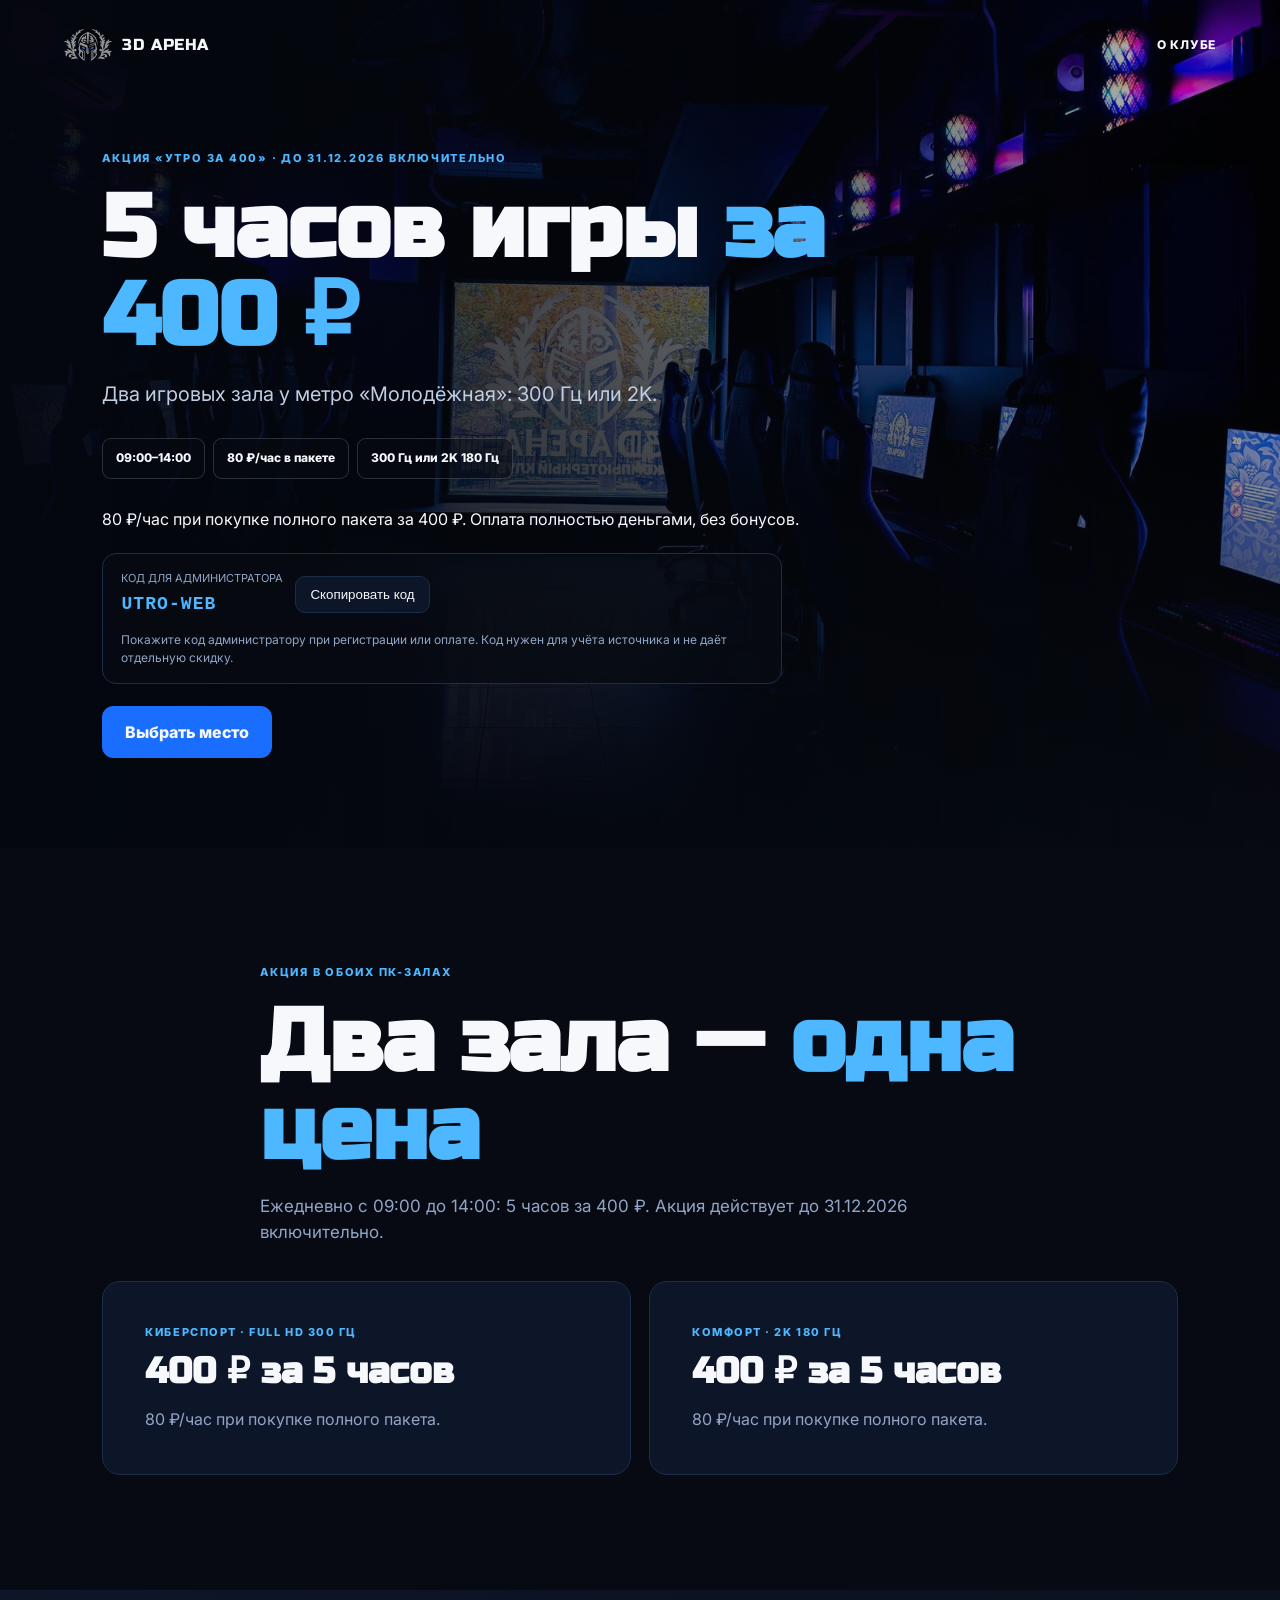
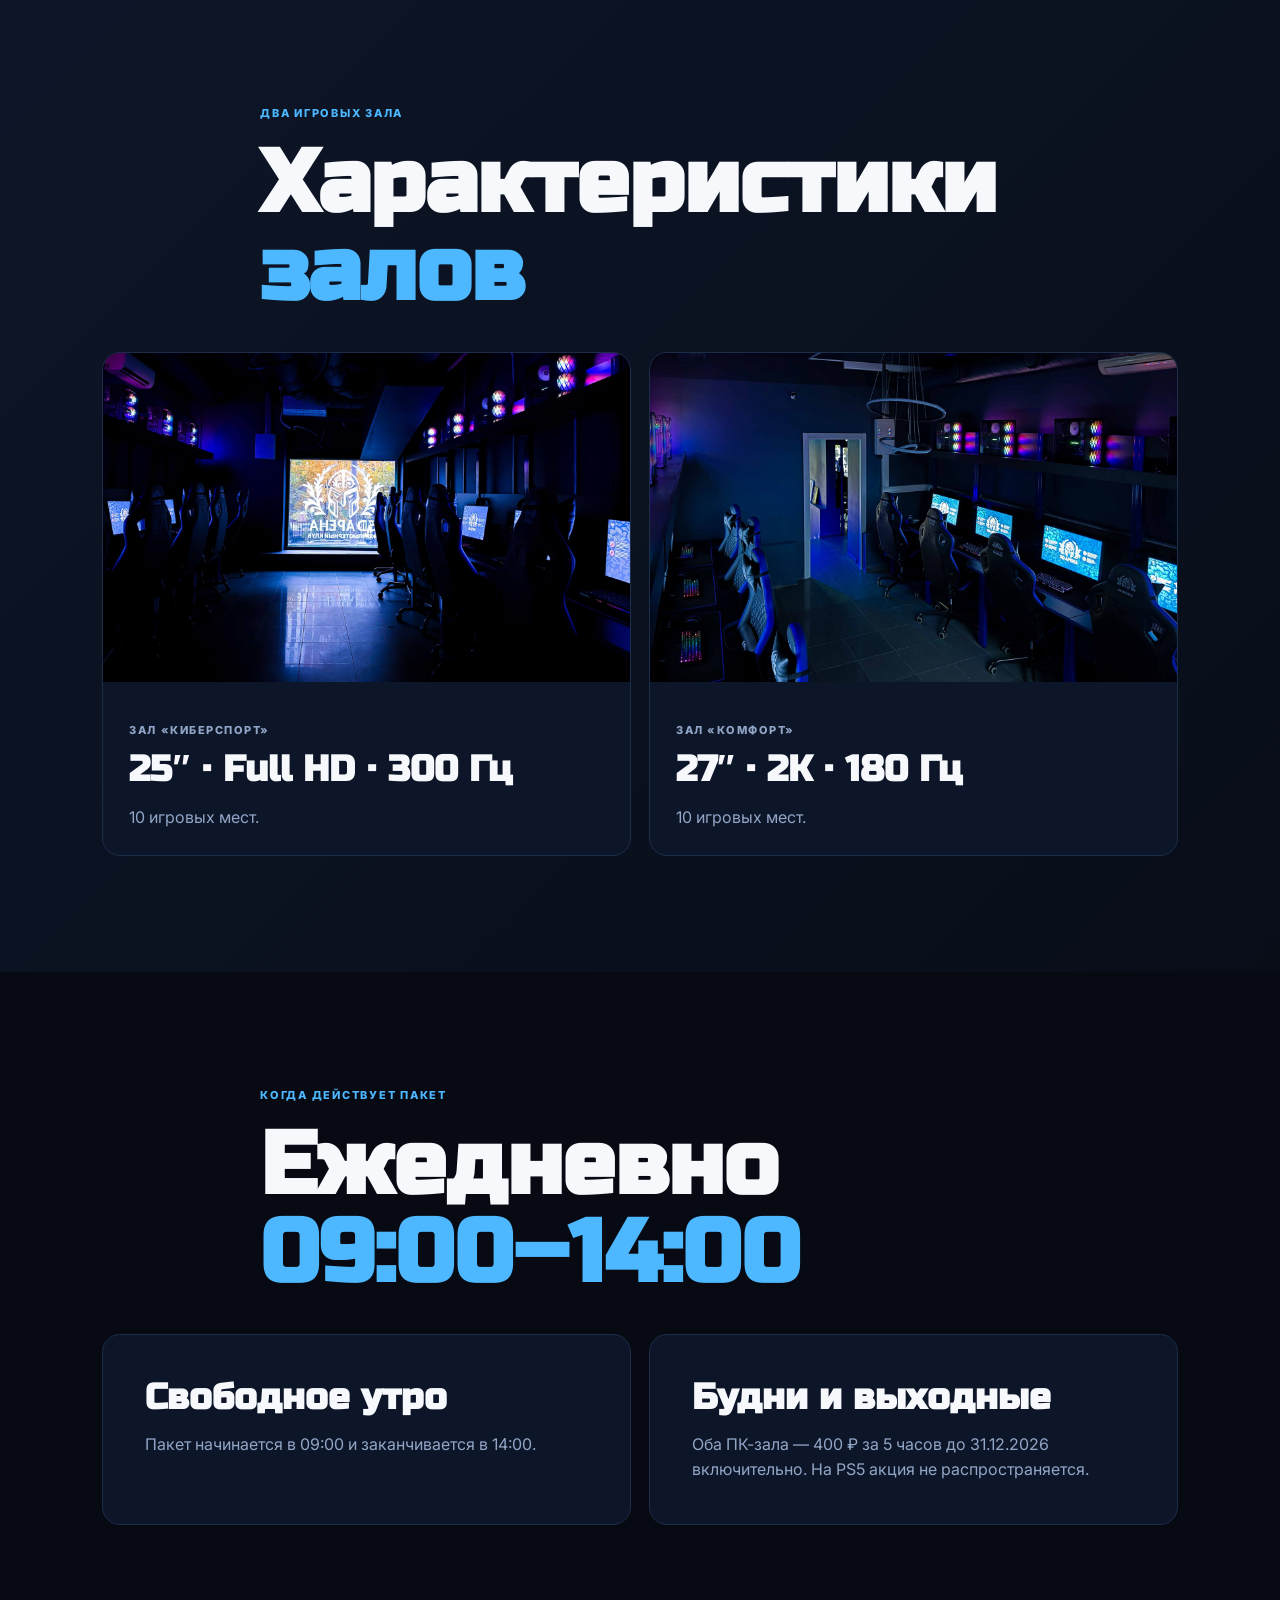
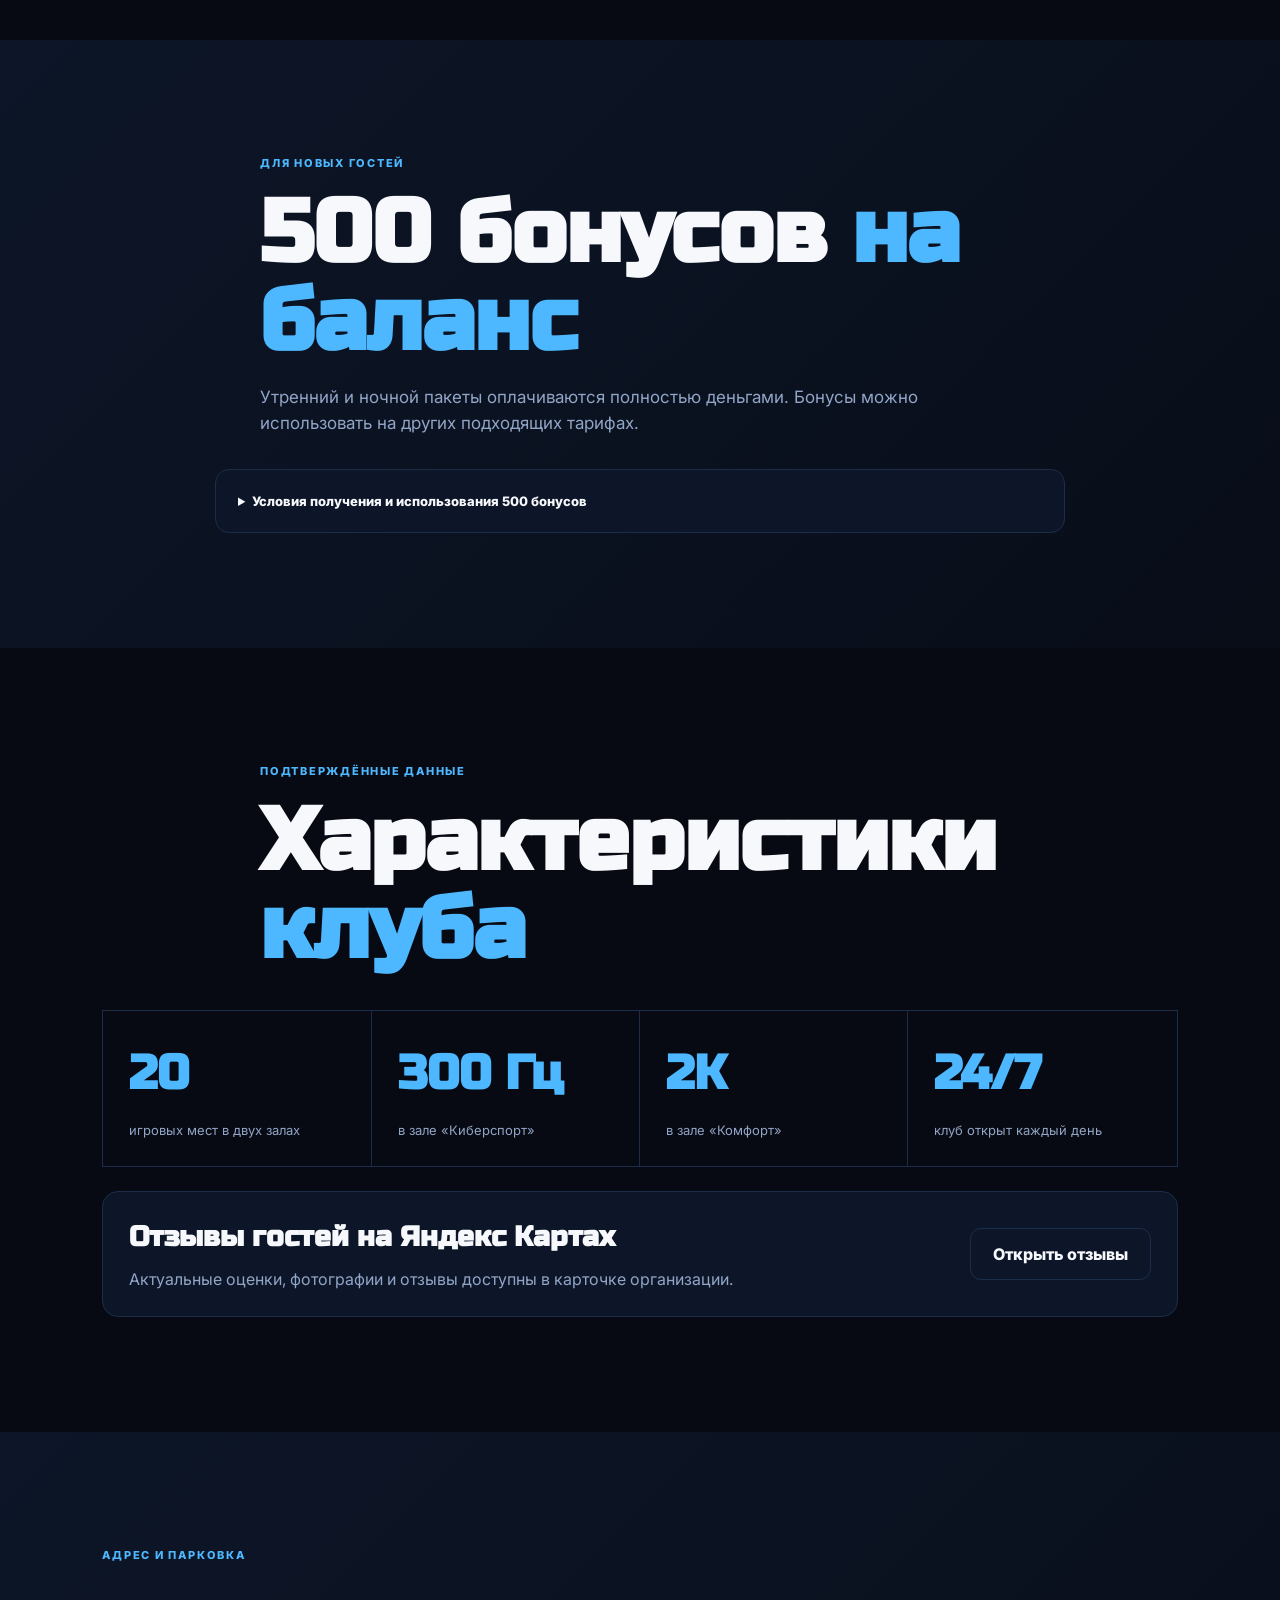
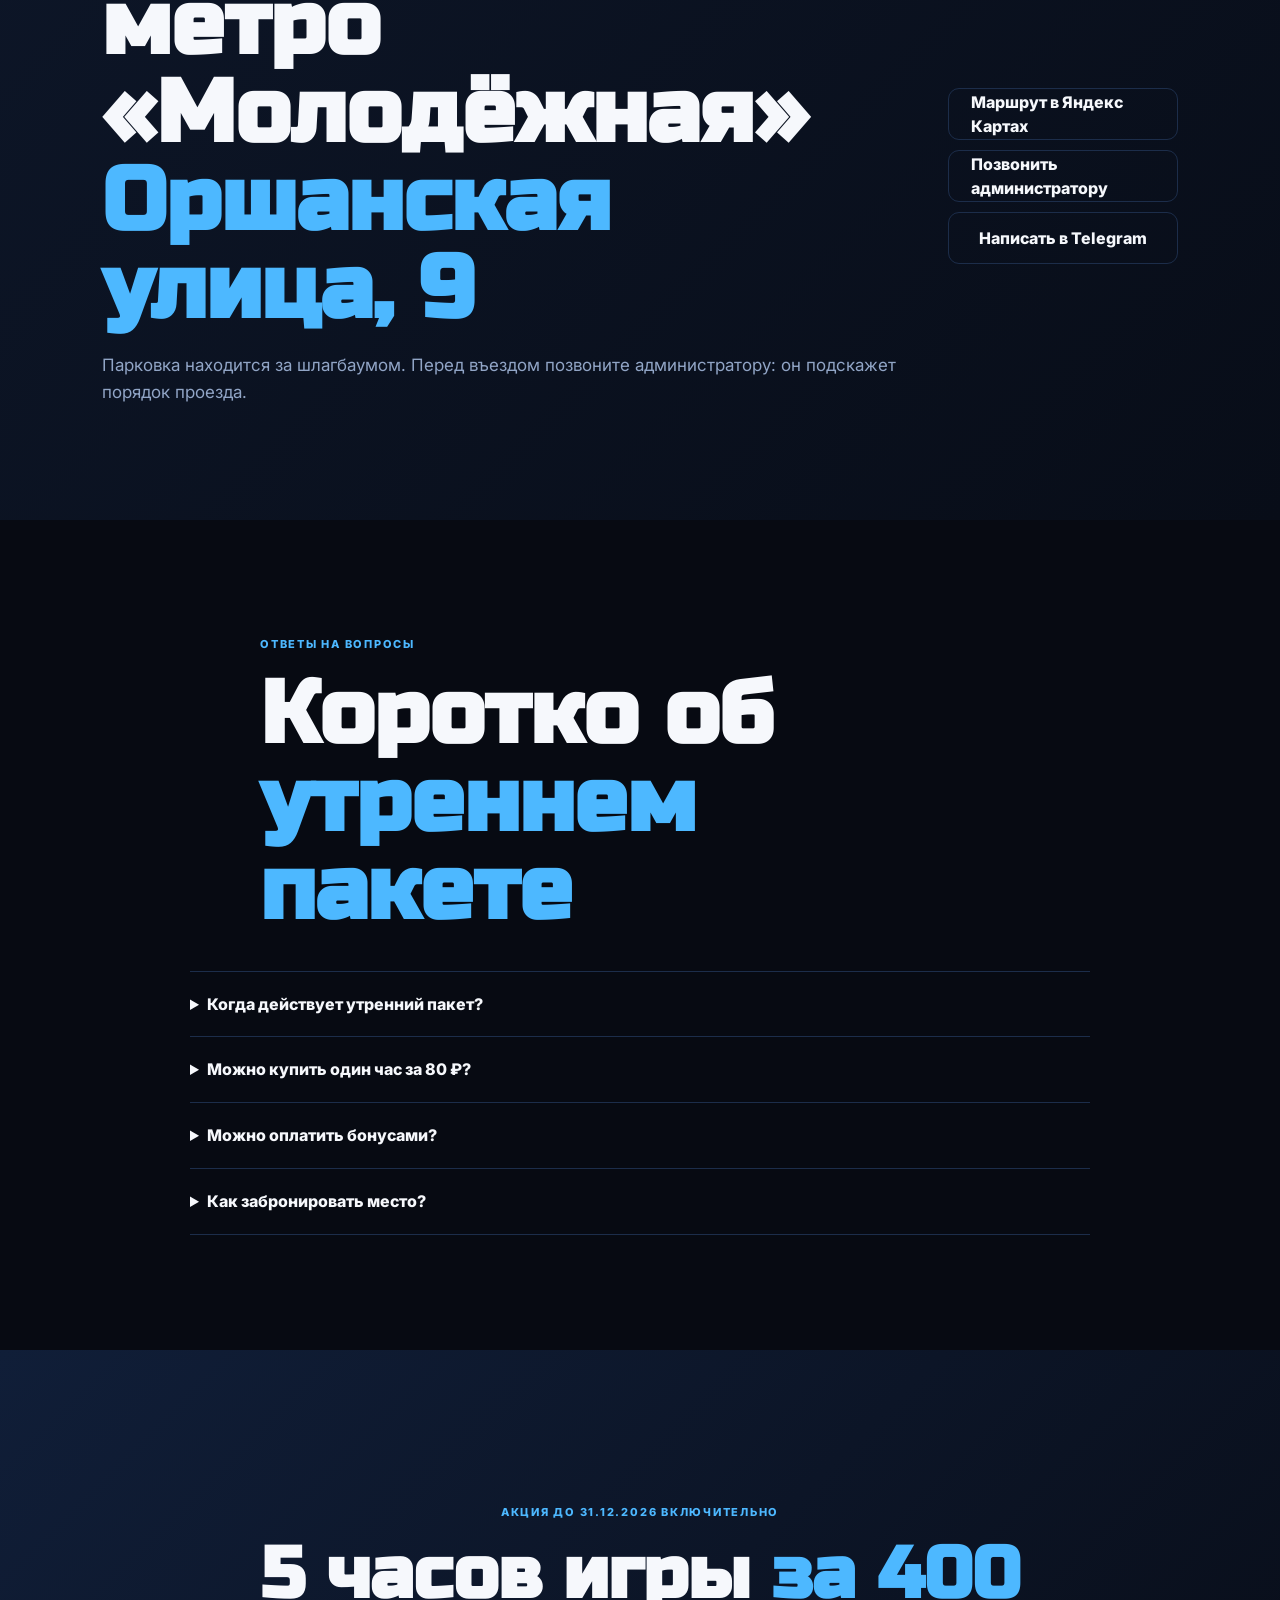
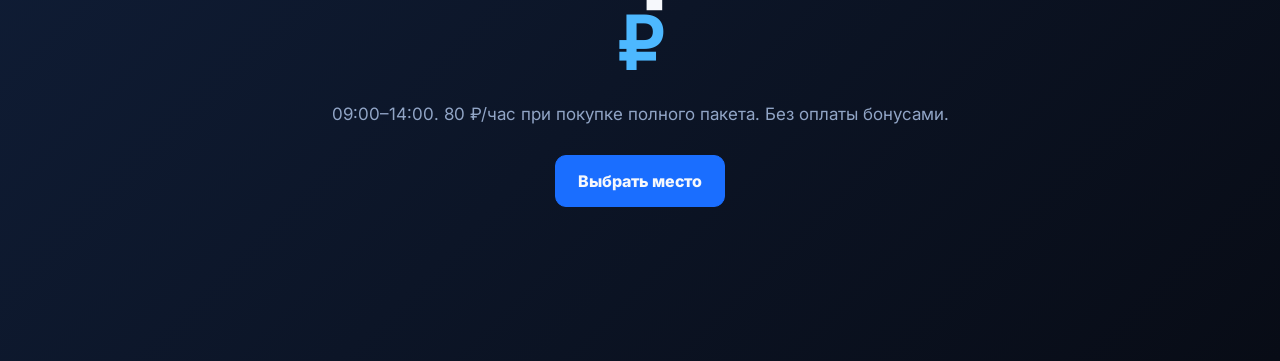
<file: utro/index.html>
<!doctype html>
<html lang="ru">
<head>
  <meta charset="utf-8">
  <meta name="viewport" content="width=device-width,initial-scale=1">
  <meta name="robots" content="index,follow">
  <meta name="theme-color" content="#070a12">
  <title>Акция «Утро за 400» — 5 часов, 80 ₽/час | 3D АРЕНА</title>
  <meta name="description" content="Акция до 31.12.2026: 5 часов с 09:00 до 14:00 за 400 ₽ в обоих ПК-залах. 80 ₽/час при покупке полного пакета. Оплата деньгами, без бонусов.">
  <link rel="canonical" href="https://3d-arena.ru/utro/">
  <link rel="icon" href="../favicon.ico">
  <link rel="preconnect" href="https://fonts.googleapis.com">
  <link rel="preconnect" href="https://fonts.gstatic.com" crossorigin>
  <link rel="stylesheet" href="https://fonts.googleapis.com/css2?family=Inter:wght@400;500;600;700;800&family=Russo+One&display=swap">
  <link rel="stylesheet" href="../assets/css/landing.css?v=20260807-1">
  <link rel="stylesheet" href="../assets/css/morning.css?v=20260808-4">
  <script>window.ARENA_METRIKA_ID=110895058;window.ARENA_VK_PIXEL_ID="3781383";</script>
  <!-- Yandex Metrica tag -->
  <script>
    (function(m,e,t,r,i,k,a){m[i]=m[i]||function(){(m[i].a=m[i].a||[]).push(arguments)};
    m[i].l=1*new Date();k=e.createElement(t),a=e.getElementsByTagName(t)[0],k.async=1,k.src=r,a.parentNode.insertBefore(k,a)})
    (window,document,"script","https://mc.yandex.ru/metrika/tag.js","ym");
    ym(110895058,"init",{clickmap:true,trackLinks:true,accurateTrackBounce:true,webvisor:true});
  </script>
  <!-- /Yandex Metrica tag -->
</head>
<body data-page="morning">
  <noscript><div><img src="https://mc.yandex.ru/watch/110895058" style="position:absolute;left:-9999px" alt=""></div></noscript>
  <noscript><div><img src="https://top-fwz1.mail.ru/counter?id=3781383;js=na" style="position:absolute;left:-9999px" alt=""></div></noscript>
  <nav class="lp-nav" aria-label="Навигация утреннего пакета">
    <a class="lp-logo" href="../index.html" aria-label="3D АРЕНА — главная">
      <img src="../assets/brand/mark.svg" alt="">
      <span>3D АРЕНА</span>
    </a>
    <a class="lp-back" href="../index.html">О клубе</a>
  </nav>

  <main>
    <section class="morning-hero" id="morning-offer" aria-labelledby="morning-title">
      <img class="morning-hero__media" src="../images/gallery/hall-01.jpg" alt="Зал «Киберспорт» в 3D АРЕНЕ" width="1600" height="1200" fetchpriority="high">
      <div class="morning-hero__veil" aria-hidden="true"></div>
      <div class="morning-hero__copy">
        <div class="eyebrow">Акция «Утро за 400» · до 31.12.2026 включительно</div>
        <h1 id="morning-title">5 часов игры <em>за 400 ₽</em></h1>
        <p class="morning-lead" data-segment-copy>Два игровых зала у метро «Молодёжная»: 300 Гц или 2K.</p>
        <div class="facts" aria-label="Условия утреннего пакета"><span>09:00–14:00</span><span>80 ₽/час в пакете</span><span>300 Гц или 2K 180 Гц</span></div>
        <p>80 ₽/час при покупке полного пакета за 400 ₽. Оплата полностью деньгами, без бонусов.</p>
        <div class="morning-source" aria-label="Код источника визита">
          <div><span>Код для администратора</span><code data-source-code>UTRO-WEB</code></div>
          <button type="button" data-copy-source>Скопировать код</button>
          <p>Покажите код администратору при регистрации или оплате. Код нужен для учёта источника и не даёт отдельную скидку.</p>
        </div>
        <a class="btn btn--primary" data-track="morning_booking_top" href="https://langame.ru/799456996_computerniy_club_3d-arena_moskva/booking" rel="noopener" target="_blank">Выбрать место</a>
      </div>
    </section>

    <section class="morning-section" id="morning-prices" aria-labelledby="prices-title">
      <div class="morning-heading"><div class="eyebrow">Акция в обоих ПК-залах</div><h2 id="prices-title">Два зала — <em>одна цена</em></h2><p>Ежедневно с 09:00 до 14:00: 5 часов за 400 ₽. Акция действует до 31.12.2026 включительно.</p></div>
      <div class="morning-price-grid">
        <article class="morning-card"><p class="morning-card__label">Киберспорт · Full HD 300 Гц</p><h3>400 ₽ за 5 часов</h3><p>80 ₽/час при покупке полного пакета.</p></article>
        <article class="morning-card"><p class="morning-card__label">Комфорт · 2K 180 Гц</p><h3>400 ₽ за 5 часов</h3><p>80 ₽/час при покупке полного пакета.</p></article>
      </div>
    </section>

    <section class="morning-section morning-section--surface" id="morning-halls" aria-labelledby="halls-title">
      <div class="morning-heading"><div class="eyebrow">Два игровых зала</div><h2 id="halls-title">Характеристики <em>залов</em></h2></div>
      <div class="morning-hall-grid">
        <article class="morning-hall-card"><img src="../images/gallery/hall-01.jpg" alt="Игровые места зала «Киберспорт»" width="1600" height="1200" loading="lazy"><div><p class="morning-card__label">Зал «Киберспорт»</p><h3>25″ · Full HD · 300 Гц</h3><p>10 игровых мест.</p></div></article>
        <article class="morning-hall-card"><img src="../images/gallery/hall-15.jpg" alt="Игровые места зала «Комфорт»" width="1600" height="1200" loading="lazy"><div><p class="morning-card__label">Зал «Комфорт»</p><h3>27″ · 2K · 180 Гц</h3><p>10 игровых мест.</p></div></article>
      </div>
    </section>

    <section class="morning-section" id="morning-audiences" aria-labelledby="audiences-title">
      <div class="morning-heading"><div class="eyebrow">Когда действует пакет</div><h2 id="audiences-title">Ежедневно <em>09:00–14:00</em></h2></div>
      <div class="morning-audience-grid"><article class="morning-card"><h3>Свободное утро</h3><p>Пакет начинается в 09:00 и заканчивается в 14:00.</p></article><article class="morning-card"><h3>Будни и выходные</h3><p>Оба ПК-зала — 400 ₽ за 5 часов до 31.12.2026 включительно. На PS5 акция не распространяется.</p></article></div>
    </section>

    <section class="morning-section morning-section--surface" id="morning-bonus" aria-labelledby="bonus-title">
      <div class="morning-heading"><div class="eyebrow">Для новых гостей</div><h2 id="bonus-title">500 бонусов <em>на баланс</em></h2><p>Утренний и ночной пакеты оплачиваются полностью деньгами. Бонусы можно использовать на других подходящих тарифах.</p></div>
      <details class="morning-disclosure" data-track-on-open="morning_bonus_terms">
        <summary>Условия получения и использования 500 бонусов</summary>
        <p>500 бонусов доступны после полной регистрации у администратора. Для активации пройдите регистрацию и предъявите документ, подтверждающий личность и возраст. Бонусами можно оплатить до 50% игрового времени и пакетов, кроме утренних и ночных.</p>
      </details>
    </section>

    <section class="morning-section" id="morning-proof" aria-labelledby="proof-title">
      <div class="morning-heading"><div class="eyebrow">Подтверждённые данные</div><h2 id="proof-title">Характеристики <em>клуба</em></h2></div>
      <div class="morning-proof"><div><strong>20</strong><span>игровых мест в двух залах</span></div><div><strong>300 Гц</strong><span>в зале «Киберспорт»</span></div><div><strong>2K</strong><span>в зале «Комфорт»</span></div><div><strong>24/7</strong><span>клуб открыт каждый день</span></div></div>
      <aside class="morning-review" aria-label="Отзывы о клубе">
        <div><h3>Отзывы гостей на Яндекс Картах</h3><p>Актуальные оценки, фотографии и отзывы доступны в карточке организации.</p></div>
        <a class="btn" data-track="morning_yandex_reviews" href="https://yandex.ru/maps/org/3d_arena/107910722858/" rel="noopener" target="_blank">Открыть отзывы</a>
      </aside>
    </section>

    <section class="morning-section morning-section--surface" id="morning-route" aria-labelledby="route-title">
      <div class="morning-route"><div><div class="eyebrow">Адрес и парковка</div><h2 id="route-title">метро «Молодёжная»<br><em>Оршанская улица, 9</em></h2><p>Парковка находится за шлагбаумом. Перед въездом позвоните администратору: он подскажет порядок проезда.</p></div><div class="morning-route__actions"><a class="btn" data-track="morning_route" href="https://yandex.ru/maps/org/3d_arena/107910722858/" rel="noopener" target="_blank">Маршрут в Яндекс Картах</a><a class="btn" data-track="morning_call" href="tel:+79259359344">Позвонить администратору</a><a class="btn" data-track="morning_telegram" href="https://t.me/IIIDArena" rel="noopener" target="_blank">Написать в Telegram</a></div></div>
    </section>

    <section class="morning-section" id="morning-faq" aria-labelledby="faq-title">
      <div class="morning-heading"><div class="eyebrow">Ответы на вопросы</div><h2 id="faq-title">Коротко об <em>утреннем пакете</em></h2></div>
      <div class="morning-faq"><details><summary>Когда действует утренний пакет?</summary><p>Ежедневно с 09:00 до 14:00. Акционная цена действует до 31.12.2026 включительно.</p></details><details><summary>Можно купить один час за 80 ₽?</summary><p>Нет. 80 ₽/час — расчёт цены часа при покупке полного пятичасового пакета за 400 ₽.</p></details><details><summary>Можно оплатить бонусами?</summary><p>Нет. Утренний и ночной пакеты оплачиваются полностью деньгами.</p></details><details><summary>Как забронировать место?</summary><p>Выберите место в LANGAME или свяжитесь с администратором. Кодовое слово «УТРО400» можно назвать для учёта источника; для получения цены оно не обязательно.</p></details></div>
    </section>

    <section class="morning-final" aria-labelledby="final-title"><div><div class="eyebrow">Акция до 31.12.2026 включительно</div><h2 id="final-title">5 часов игры <em>за 400 ₽</em></h2><p>09:00–14:00. 80 ₽/час при покупке полного пакета. Без оплаты бонусами.</p><a class="btn btn--primary" data-track="morning_booking_bottom" href="https://langame.ru/799456996_computerniy_club_3d-arena_moskva/booking" rel="noopener" target="_blank">Выбрать место</a></div></section>
  </main>
  <script src="../assets/js/vk-pixel.js?v=20260808-2"></script>
  <script src="../assets/js/landing.js?v=20260725-1"></script>
  <script type="module" src="../assets/js/morning.js?v=20260929-1"></script>
</body>
</html>
</file>
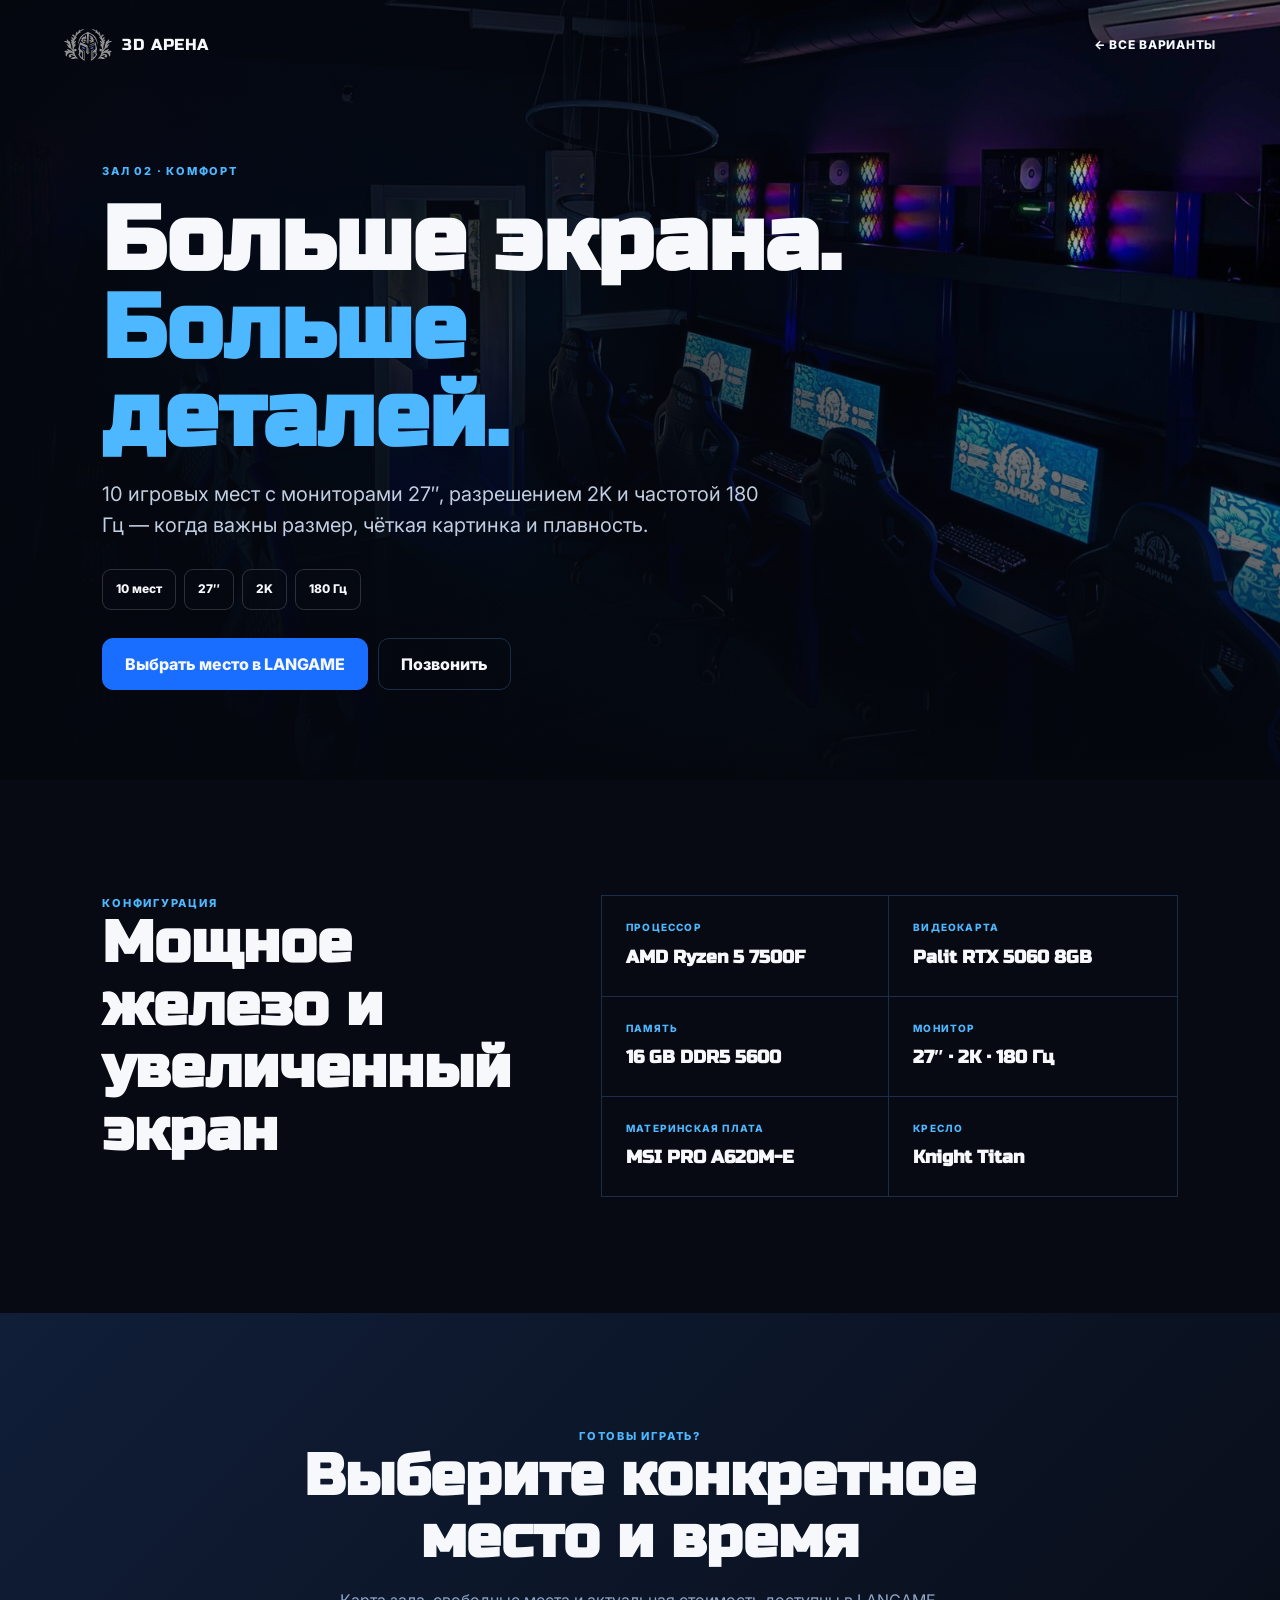
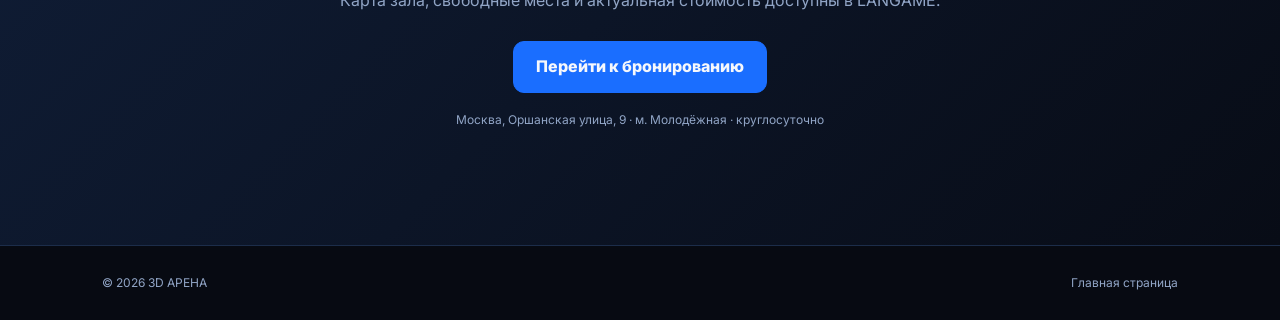
<file: comfort.html>
<!doctype html><html lang="ru"><head><meta charset="utf-8"><meta name="viewport" content="width=device-width,initial-scale=1"><link rel="canonical" href="https://3d-arena.ru/comfort.html"><meta name="theme-color" content="#070a12"><script>
window.ARENA_METRIKA_ID=110895058;
window.ARENA_VK_PIXEL_ID="3781383";
(function(m,e,t,r,i,k,a){m[i]=m[i]||function(){(m[i].a=m[i].a||[]).push(arguments)};m[i].l=1*new Date();for(var j=0;j<document.scripts.length;j++){if(document.scripts[j].src===r){return}}k=e.createElement(t),a=e.getElementsByTagName(t)[0],k.async=1,k.src=r,a.parentNode.insertBefore(k,a)})(window,document,"script","https://mc.yandex.ru/metrika/tag.js?id=110895058","ym");
ym(110895058,"init",{ssr:true,webvisor:true,clickmap:true,ecommerce:"dataLayer",referrer:document.referrer,url:location.href,accurateTrackBounce:true,trackLinks:true});
</script>
<script>
var _tmr=window._tmr||(window._tmr=[]);
_tmr.push({id:"3781383",type:"pageView",start:(new Date()).getTime()});
(function(d,w,id){if(d.getElementById(id))return;var ts=d.createElement("script");ts.type="text/javascript";ts.async=true;ts.id=id;ts.src="https://top-fwz1.mail.ru/js/code.js";var f=function(){var s=d.getElementsByTagName("script")[0];s.parentNode.insertBefore(ts,s)};if(w.opera=="[object Opera]"){d.addEventListener("DOMContentLoaded",f,false)}else{f()}})(document,window,"tmr-code");
</script><title>Зал «Комфорт» — 2K 180 Гц | 3D АРЕНА</title><meta name="description" content="Зал «Комфорт» в 3D АРЕНЕ: 10 игровых мест, мониторы 27 дюймов 2K 180 Гц, RTX 5060. Москва, метро Молодёжная, 24/7."><link rel="icon" href="favicon.ico"><link rel="preconnect" href="https://fonts.googleapis.com"><link rel="preconnect" href="https://fonts.gstatic.com" crossorigin><link href="https://fonts.googleapis.com/css2?family=Inter:wght@400;600;800&family=Russo+One&display=swap" rel="stylesheet"><link rel="stylesheet" href="assets/css/landing.css?v=20260725-1"></head><body data-page="comfort"><nav class="lp-nav"><a class="lp-logo" href="index.html"><img src="assets/brand/mark.svg" alt=""><span>3D АРЕНА</span></a><a class="lp-back" href="index.html#hall-picker">← Все варианты</a></nav><main><section class="lp-hero"><img class="lp-hero__image" src="images/gallery/hall-15.jpg" alt="Зал Комфорт в клубе 3D АРЕНА"><div class="lp-hero__veil"></div><div class="lp-hero__copy"><div class="eyebrow">Зал 02 · Комфорт</div><h1>Больше экрана. <em>Больше деталей.</em></h1><p class="lp-lead">10 игровых мест с мониторами 27″, разрешением 2K и частотой 180 Гц — когда важны размер, чёткая картинка и плавность.</p><div class="facts"><span>10 мест</span><span>27″</span><span>2K</span><span>180 Гц</span></div><div class="actions"><a class="btn btn--primary" data-track="langame_booking_comfort" href="https://langame.ru/799456996_computerniy_club_3d-arena_moskva/booking" target="_blank" rel="noopener">Выбрать место в LANGAME</a><a class="btn" data-track="call_comfort" href="tel:+79259359344">Позвонить</a></div></div></section><section class="lp-section"><div class="lp-grid"><div><div class="eyebrow">Конфигурация</div><h2>Мощное железо и увеличенный экран</h2></div><div class="specs"><div class="spec"><small>Процессор</small><strong>AMD Ryzen 5 7500F</strong></div><div class="spec"><small>Видеокарта</small><strong>Palit RTX 5060 8GB</strong></div><div class="spec"><small>Память</small><strong>16 GB DDR5 5600</strong></div><div class="spec"><small>Монитор</small><strong>27″ · 2K · 180 Гц</strong></div><div class="spec"><small>Материнская плата</small><strong>MSI PRO A620M-E</strong></div><div class="spec"><small>Кресло</small><strong>Knight Titan</strong></div></div></div></section><section class="lp-section lp-end"><div><div class="eyebrow">Готовы играть?</div><h2>Выберите конкретное место и время</h2><p>Карта зала, свободные места и актуальная стоимость доступны в LANGAME.</p><a class="btn btn--primary" data-track="langame_booking_comfort_bottom" href="https://langame.ru/799456996_computerniy_club_3d-arena_moskva/booking" target="_blank" rel="noopener">Перейти к бронированию</a><div class="lp-note">Москва, Оршанская улица, 9 · м. Молодёжная · круглосуточно</div></div></section></main><footer class="lp-footer"><span>© 2026 3D АРЕНА</span><a href="index.html">Главная страница</a></footer><script src="assets/js/vk-pixel.js?v=20260808-2"></script><script src="assets/js/landing.js?v=20260725-1"></script></body></html>
</file>
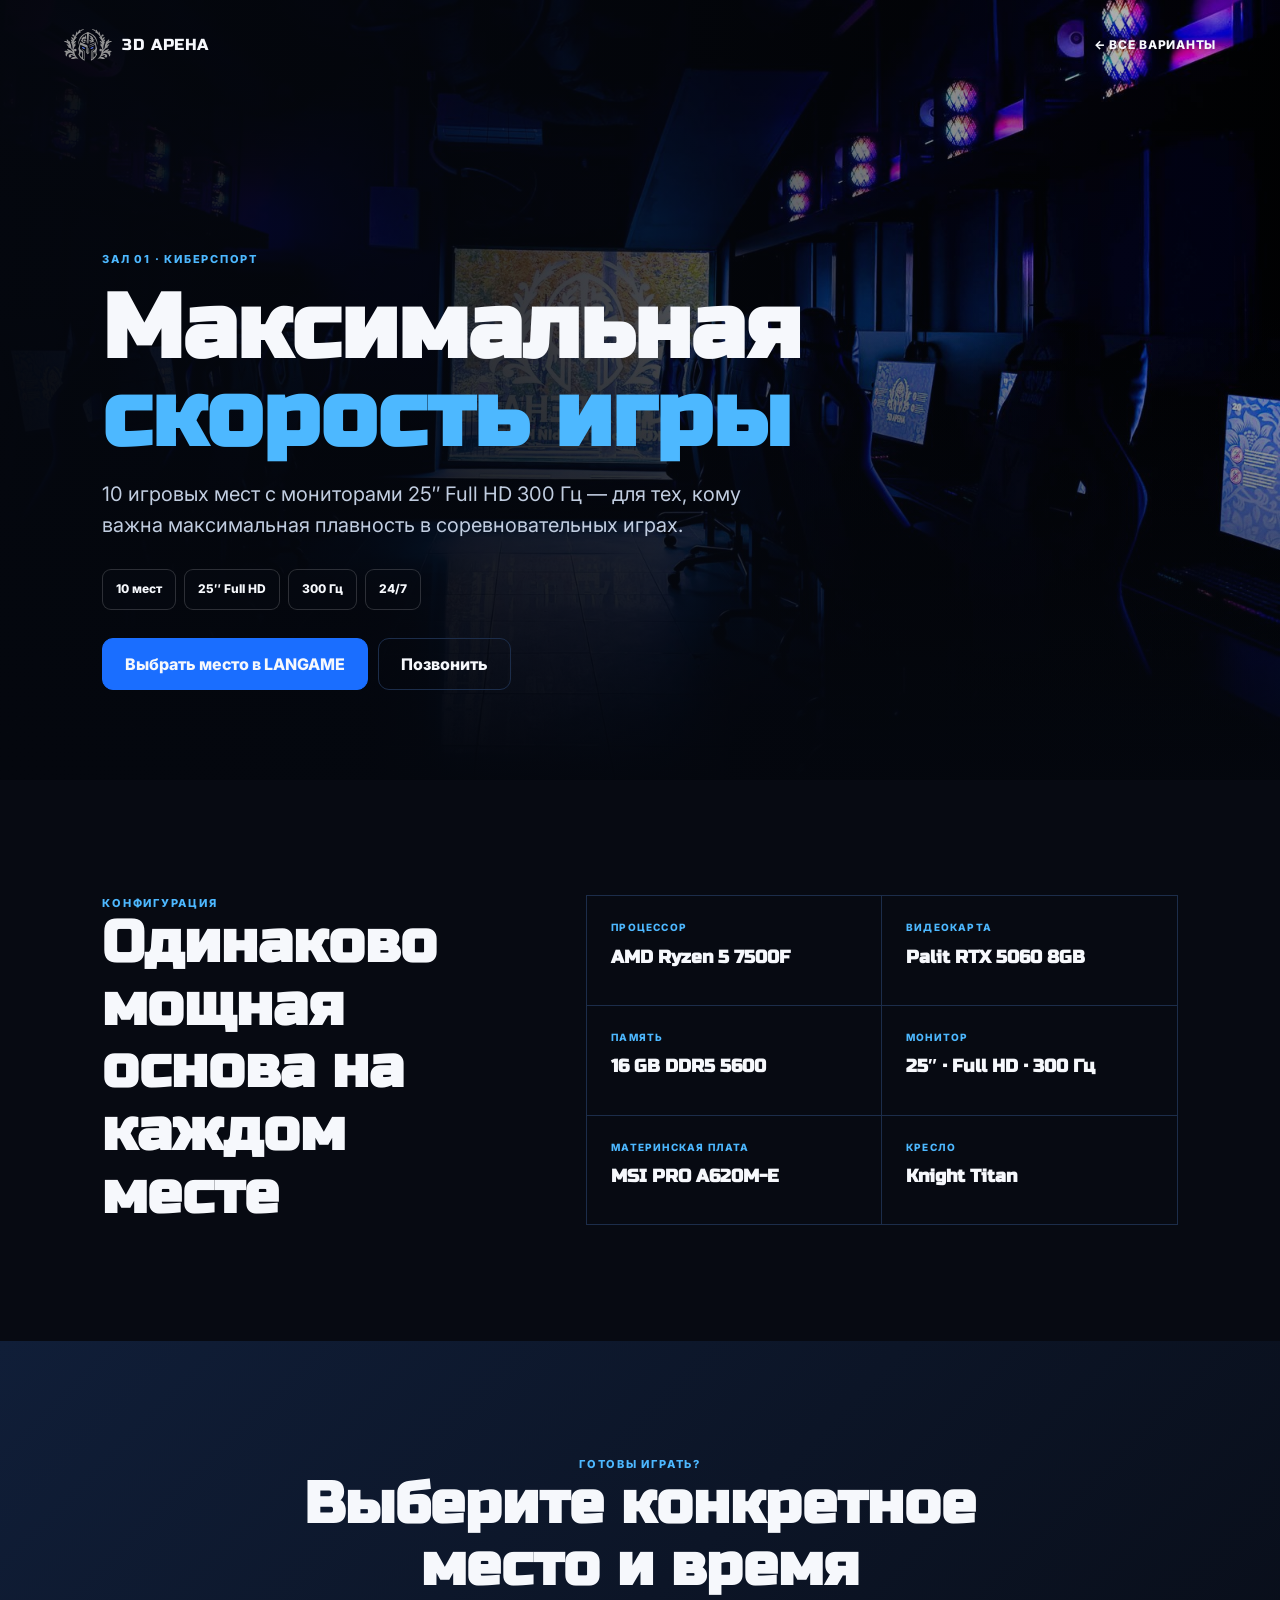
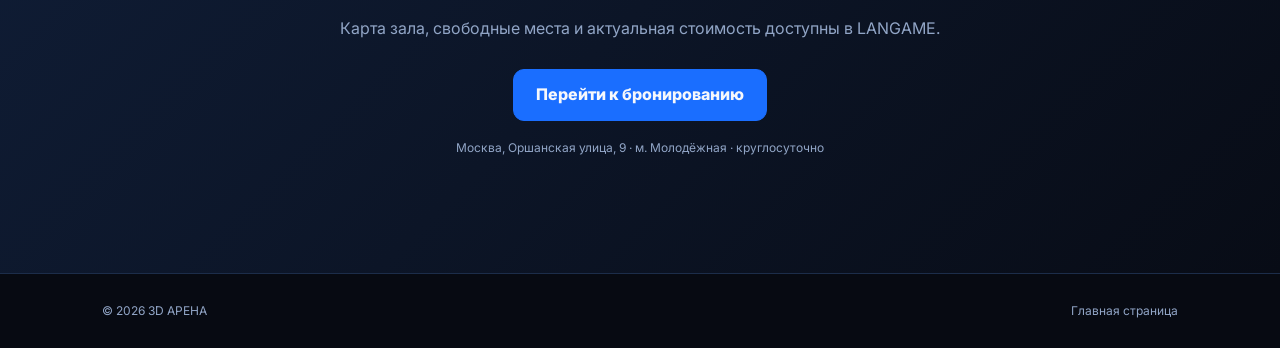
<file: esports.html>
<!doctype html><html lang="ru"><head><meta charset="utf-8"><meta name="viewport" content="width=device-width,initial-scale=1"><link rel="canonical" href="https://3d-arena.ru/esports.html"><meta name="theme-color" content="#070a12"><script>
window.ARENA_METRIKA_ID=110895058;
window.ARENA_VK_PIXEL_ID="3781383";
(function(m,e,t,r,i,k,a){m[i]=m[i]||function(){(m[i].a=m[i].a||[]).push(arguments)};m[i].l=1*new Date();for(var j=0;j<document.scripts.length;j++){if(document.scripts[j].src===r){return}}k=e.createElement(t),a=e.getElementsByTagName(t)[0],k.async=1,k.src=r,a.parentNode.insertBefore(k,a)})(window,document,"script","https://mc.yandex.ru/metrika/tag.js?id=110895058","ym");
ym(110895058,"init",{ssr:true,webvisor:true,clickmap:true,ecommerce:"dataLayer",referrer:document.referrer,url:location.href,accurateTrackBounce:true,trackLinks:true});
</script>
<script>
var _tmr=window._tmr||(window._tmr=[]);
_tmr.push({id:"3781383",type:"pageView",start:(new Date()).getTime()});
(function(d,w,id){if(d.getElementById(id))return;var ts=d.createElement("script");ts.type="text/javascript";ts.async=true;ts.id=id;ts.src="https://top-fwz1.mail.ru/js/code.js";var f=function(){var s=d.getElementsByTagName("script")[0];s.parentNode.insertBefore(ts,s)};if(w.opera=="[object Opera]"){d.addEventListener("DOMContentLoaded",f,false)}else{f()}})(document,window,"tmr-code");
</script><title>Зал «Киберспорт» — 300 Гц | 3D АРЕНА</title><meta name="description" content="Зал «Киберспорт» в 3D АРЕНЕ: 10 игровых мест, мониторы 25 дюймов Full HD 300 Гц, RTX 5060. Москва, метро Молодёжная, 24/7."><link rel="icon" href="favicon.ico"><link rel="preconnect" href="https://fonts.googleapis.com"><link rel="preconnect" href="https://fonts.gstatic.com" crossorigin><link href="https://fonts.googleapis.com/css2?family=Inter:wght@400;600;800&family=Russo+One&display=swap" rel="stylesheet"><link rel="stylesheet" href="assets/css/landing.css?v=20260725-1"></head><body data-page="esports"><nav class="lp-nav"><a class="lp-logo" href="index.html"><img src="assets/brand/mark.svg" alt=""><span>3D АРЕНА</span></a><a class="lp-back" href="index.html#hall-picker">← Все варианты</a></nav><main><section class="lp-hero"><img class="lp-hero__image" src="images/gallery/hall-01.jpg" alt="Зал Киберспорт в клубе 3D АРЕНА"><div class="lp-hero__veil"></div><div class="lp-hero__copy"><div class="eyebrow">Зал 01 · Киберспорт</div><h1>Максимальная <em>скорость игры</em></h1><p class="lp-lead">10 игровых мест с мониторами 25″ Full HD 300 Гц — для тех, кому важна максимальная плавность в соревновательных играх.</p><div class="facts"><span>10 мест</span><span>25″ Full HD</span><span>300 Гц</span><span>24/7</span></div><div class="actions"><a class="btn btn--primary" data-track="langame_booking_esports" href="https://langame.ru/799456996_computerniy_club_3d-arena_moskva/booking" target="_blank" rel="noopener">Выбрать место в LANGAME</a><a class="btn" data-track="call_esports" href="tel:+79259359344">Позвонить</a></div></div></section><section class="lp-section"><div class="lp-grid"><div><div class="eyebrow">Конфигурация</div><h2>Одинаково мощная основа на каждом месте</h2></div><div class="specs"><div class="spec"><small>Процессор</small><strong>AMD Ryzen 5 7500F</strong></div><div class="spec"><small>Видеокарта</small><strong>Palit RTX 5060 8GB</strong></div><div class="spec"><small>Память</small><strong>16 GB DDR5 5600</strong></div><div class="spec"><small>Монитор</small><strong>25″ · Full HD · 300 Гц</strong></div><div class="spec"><small>Материнская плата</small><strong>MSI PRO A620M-E</strong></div><div class="spec"><small>Кресло</small><strong>Knight Titan</strong></div></div></div></section><section class="lp-section lp-end"><div><div class="eyebrow">Готовы играть?</div><h2>Выберите конкретное место и время</h2><p>Карта зала, свободные места и актуальная стоимость доступны в LANGAME.</p><a class="btn btn--primary" data-track="langame_booking_esports_bottom" href="https://langame.ru/799456996_computerniy_club_3d-arena_moskva/booking" target="_blank" rel="noopener">Перейти к бронированию</a><div class="lp-note">Москва, Оршанская улица, 9 · м. Молодёжная · круглосуточно</div></div></section></main><footer class="lp-footer"><span>© 2026 3D АРЕНА</span><a href="index.html">Главная страница</a></footer><script src="assets/js/vk-pixel.js?v=20260808-2"></script><script src="assets/js/landing.js?v=20260725-1"></script></body></html>
</file>
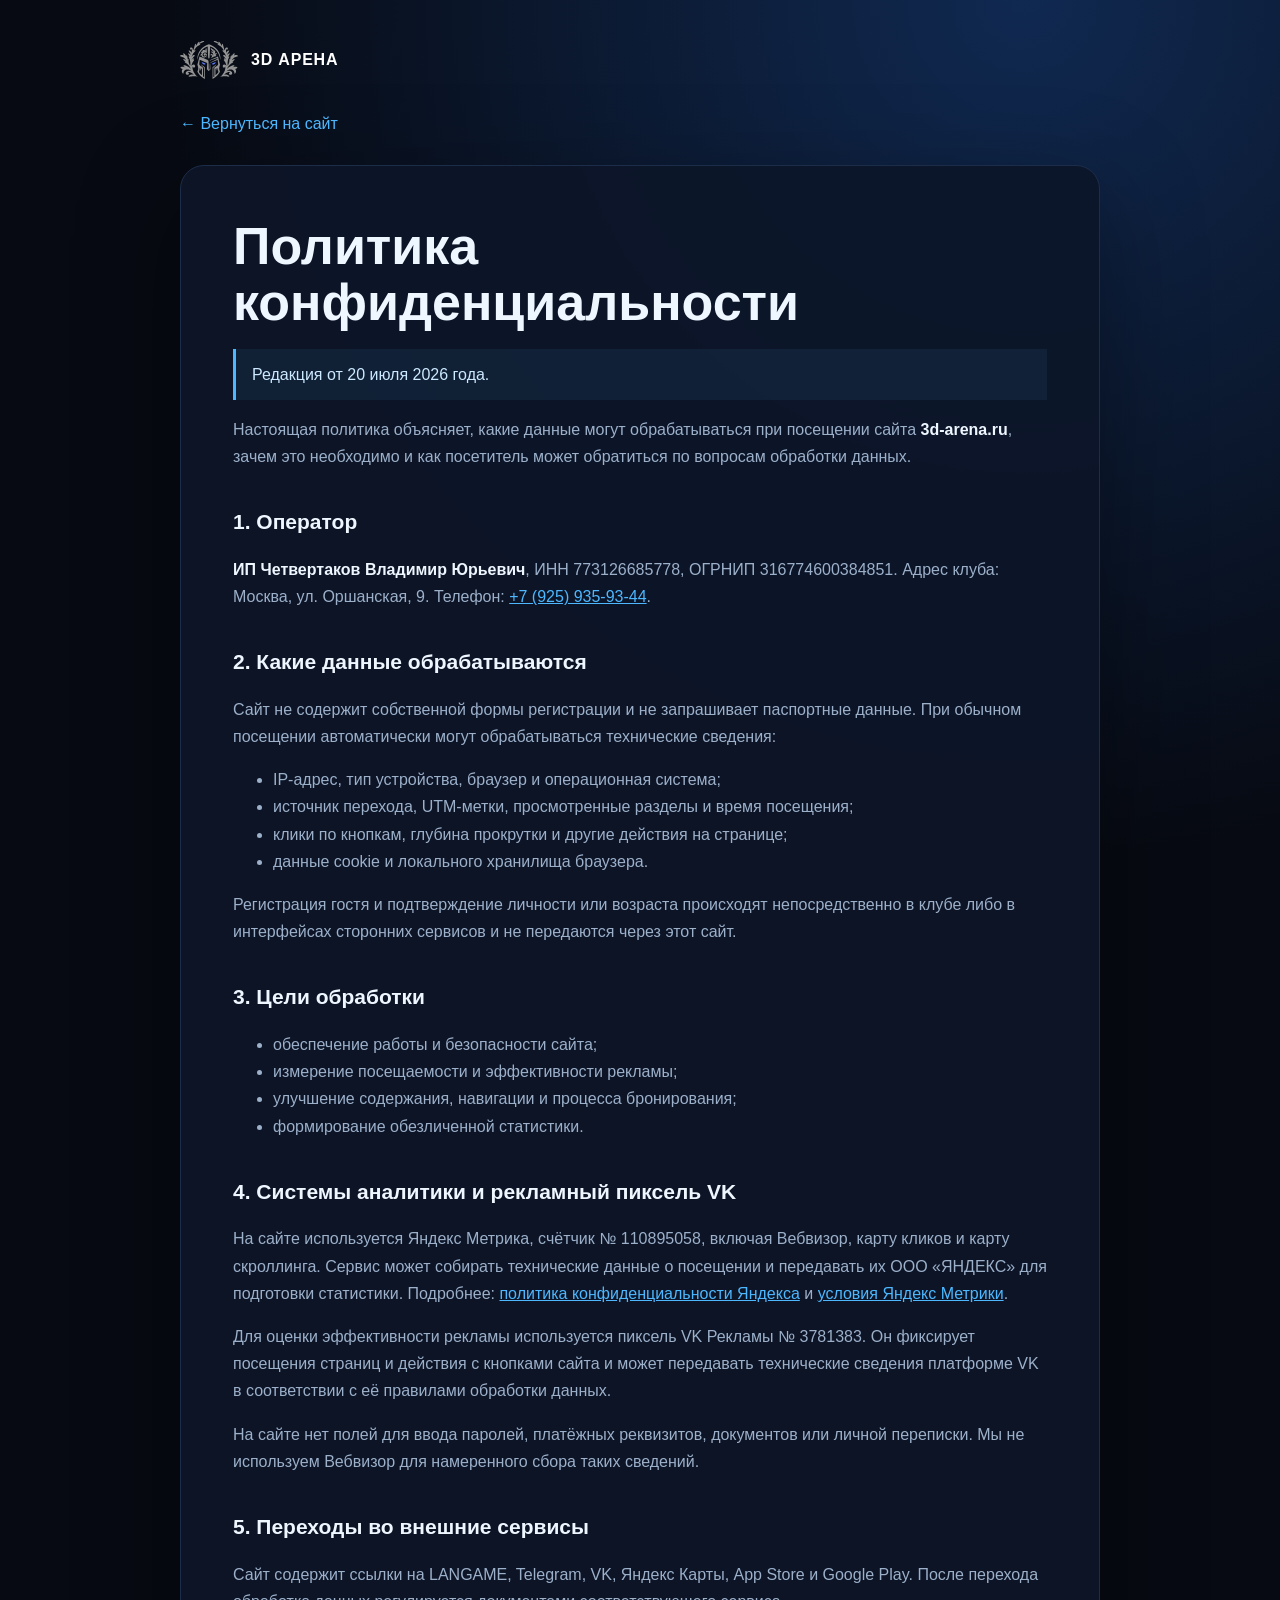
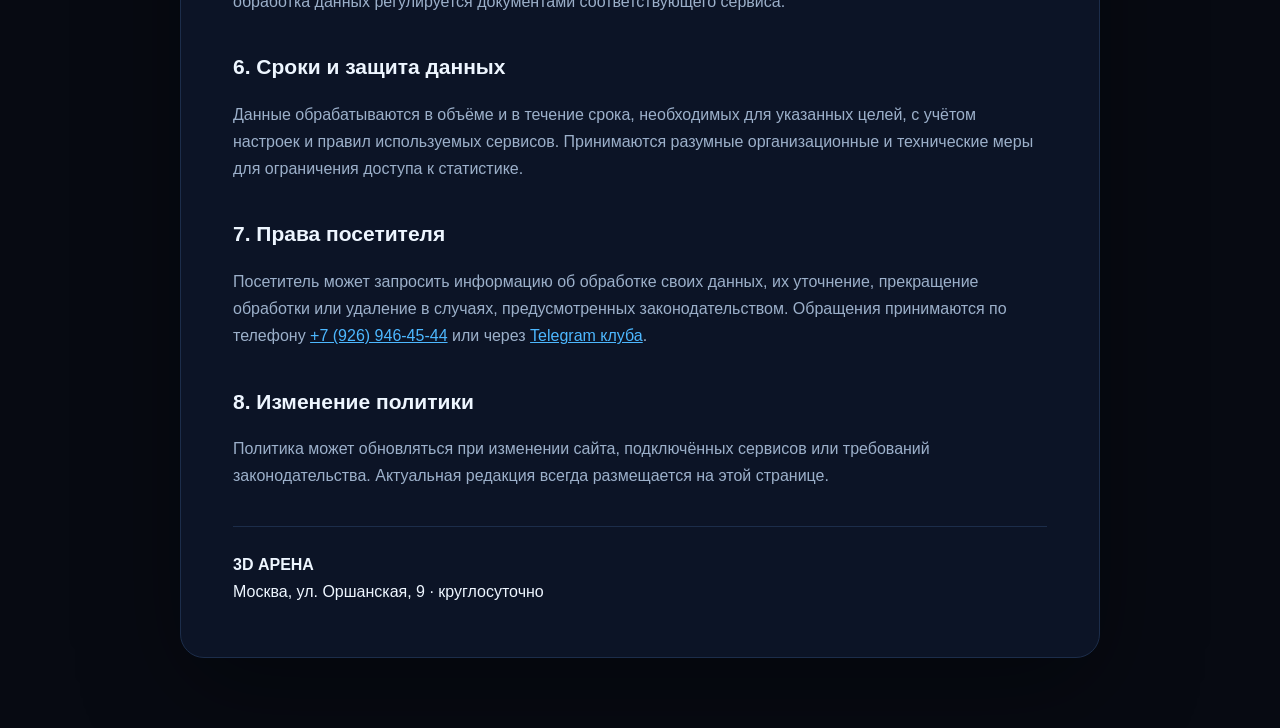
<file: privacy.html>
<!DOCTYPE html>
<html lang="ru">
<head>
<meta charset="utf-8"/>
<meta content="width=device-width, initial-scale=1" name="viewport"/>
<meta content="#050d23" name="theme-color"/>
<link href="/favicon.ico" rel="icon" sizes="any"/>
<link href="/assets/icons/favicon-32.png" rel="icon" sizes="32x32" type="image/png"/>
<link href="/assets/icons/apple-touch-icon.png" rel="apple-touch-icon" sizes="180x180"/>
<link href="/site.webmanifest" rel="manifest"/>
<script>
window.ARENA_METRIKA_ID=110895058;
window.ARENA_VK_PIXEL_ID="3781383";
(function(m,e,t,r,i,k,a){m[i]=m[i]||function(){(m[i].a=m[i].a||[]).push(arguments)};m[i].l=1*new Date();for(var j=0;j<document.scripts.length;j++){if(document.scripts[j].src===r){return}}k=e.createElement(t),a=e.getElementsByTagName(t)[0],k.async=1,k.src=r,a.parentNode.insertBefore(k,a)})(window,document,"script","https://mc.yandex.ru/metrika/tag.js?id=110895058","ym");
ym(110895058,"init",{ssr:true,webvisor:true,clickmap:true,ecommerce:"dataLayer",referrer:document.referrer,url:location.href,accurateTrackBounce:true,trackLinks:true});
</script>
<script>
var _tmr = window._tmr || (window._tmr = []);
_tmr.push({id: "3781383", type: "pageView", start: (new Date()).getTime()});
(function (d, w, id) {
  if (d.getElementById(id)) return;
  var ts = d.createElement("script"); ts.type = "text/javascript"; ts.async = true; ts.id = id;
  ts.src = "https://top-fwz1.mail.ru/js/code.js";
  var f = function () {var s = d.getElementsByTagName("script")[0]; s.parentNode.insertBefore(ts, s);};
  if (w.opera == "[object Opera]") { d.addEventListener("DOMContentLoaded", f, false); } else { f(); }
})(document, window, "tmr-code");
</script>
<meta content="Политика обработки персональных данных и использования сервиса Яндекс Метрика на сайте компьютерного клуба 3D АРЕНА." name="description"/>
<title>Политика конфиденциальности — 3D АРЕНА</title>
<link href="https://3d-arena.ru/privacy.html" rel="canonical"/>
<style>
:root{color-scheme:dark;--bg:#070a12;--card:#0d1628;--text:#eef6ff;--muted:#9cb0ca;--line:#1c2d4a;--accent:#4db8ff}*{box-sizing:border-box}body{margin:0;background:radial-gradient(circle at 80% 0,#102951 0,transparent 34%),var(--bg);color:var(--text);font:16px/1.7 Inter,Arial,sans-serif}.wrap{width:min(920px,calc(100% - 32px));margin:auto;padding:38px 0 70px}.brand{display:flex;align-items:center;gap:13px;color:#fff;text-decoration:none;font-weight:800;letter-spacing:.05em}.brand img{width:58px;height:44px;object-fit:contain}.back{display:inline-flex;margin:28px 0;color:var(--accent);text-decoration:none}.card{padding:clamp(24px,5vw,52px);border:1px solid var(--line);border-radius:24px;background:rgba(13,22,40,.9);box-shadow:0 30px 100px rgba(0,0,0,.35)}h1{font-size:clamp(30px,5vw,52px);line-height:1.08;margin:0 0 18px}h2{margin:34px 0 10px;font-size:21px}p,li{color:var(--muted)}strong{color:var(--text)}a{color:var(--accent)}.updated{padding:12px 16px;border-left:3px solid var(--accent);background:rgba(77,184,255,.07);color:#cce9ff}.details{margin-top:36px;padding-top:24px;border-top:1px solid var(--line)}@media(max-width:600px){.wrap{width:min(100% - 20px,920px);padding-top:20px}.card{border-radius:18px}}
</style>
</head>
<body>
<script src="assets/js/vk-pixel.js?v=20260808-2"></script>
<noscript><div><img alt="" src="https://mc.yandex.ru/watch/110895058" style="position:absolute;left:-9999px"/></div></noscript>
<noscript><div><img alt="" src="https://top-fwz1.mail.ru/counter?id=3781383;js=na" style="position:absolute;left:-9999px"/></div></noscript>
<main class="wrap">
<a class="brand" href="/"><img alt="" aria-hidden="true" src="assets/brand/mark.svg"/>3D АРЕНА</a>
<a class="back" href="/">← Вернуться на сайт</a>
<article class="card">
<h1>Политика конфиденциальности</h1>
<p class="updated">Редакция от 20 июля 2026 года.</p>
<p>Настоящая политика объясняет, какие данные могут обрабатываться при посещении сайта <strong>3d-arena.ru</strong>, зачем это необходимо и как посетитель может обратиться по вопросам обработки данных.</p>
<h2>1. Оператор</h2>
<p><strong>ИП Четвертаков Владимир Юрьевич</strong>, ИНН 773126685778, ОГРНИП 316774600384851. Адрес клуба: Москва, ул. Оршанская, 9. Телефон: <a href="tel:+79259359344">+7 (925) 935-93-44</a>.</p>
<h2>2. Какие данные обрабатываются</h2>
<p>Сайт не содержит собственной формы регистрации и не запрашивает паспортные данные. При обычном посещении автоматически могут обрабатываться технические сведения:</p>
<ul><li>IP-адрес, тип устройства, браузер и операционная система;</li><li>источник перехода, UTM-метки, просмотренные разделы и время посещения;</li><li>клики по кнопкам, глубина прокрутки и другие действия на странице;</li><li>данные cookie и локального хранилища браузера.</li></ul>
<p>Регистрация гостя и подтверждение личности или возраста происходят непосредственно в клубе либо в интерфейсах сторонних сервисов и не передаются через этот сайт.</p>
<h2>3. Цели обработки</h2>
<ul><li>обеспечение работы и безопасности сайта;</li><li>измерение посещаемости и эффективности рекламы;</li><li>улучшение содержания, навигации и процесса бронирования;</li><li>формирование обезличенной статистики.</li></ul>
<h2>4. Системы аналитики и рекламный пиксель VK</h2>
<p>На сайте используется Яндекс Метрика, счётчик № 110895058, включая Вебвизор, карту кликов и карту скроллинга. Сервис может собирать технические данные о посещении и передавать их ООО «ЯНДЕКС» для подготовки статистики. Подробнее: <a href="https://yandex.ru/legal/confidential/" rel="noopener" target="_blank">политика конфиденциальности Яндекса</a> и <a href="https://yandex.ru/legal/metrica_termsofuse/" rel="noopener" target="_blank">условия Яндекс Метрики</a>.</p>
<p>Для оценки эффективности рекламы используется пиксель VK Рекламы № 3781383. Он фиксирует посещения страниц и действия с кнопками сайта и может передавать технические сведения платформе VK в соответствии с её правилами обработки данных.</p>
<p>На сайте нет полей для ввода паролей, платёжных реквизитов, документов или личной переписки. Мы не используем Вебвизор для намеренного сбора таких сведений.</p>
<h2>5. Переходы во внешние сервисы</h2>
<p>Сайт содержит ссылки на LANGAME, Telegram, VK, Яндекс Карты, App Store и Google Play. После перехода обработка данных регулируется документами соответствующего сервиса.</p>
<h2>6. Сроки и защита данных</h2>
<p>Данные обрабатываются в объёме и в течение срока, необходимых для указанных целей, с учётом настроек и правил используемых сервисов. Принимаются разумные организационные и технические меры для ограничения доступа к статистике.</p>
<h2>7. Права посетителя</h2>
<p>Посетитель может запросить информацию об обработке своих данных, их уточнение, прекращение обработки или удаление в случаях, предусмотренных законодательством. Обращения принимаются по телефону <a href="tel:+79269464544">+7 (926) 946-45-44</a> или через <a href="https://t.me/IIIDArena" rel="noopener" target="_blank">Telegram клуба</a>.</p>
<h2>8. Изменение политики</h2>
<p>Политика может обновляться при изменении сайта, подключённых сервисов или требований законодательства. Актуальная редакция всегда размещается на этой странице.</p>
<div class="details"><strong>3D АРЕНА</strong><br/>Москва, ул. Оршанская, 9 · круглосуточно</div>
</article></main></body></html>
</file>
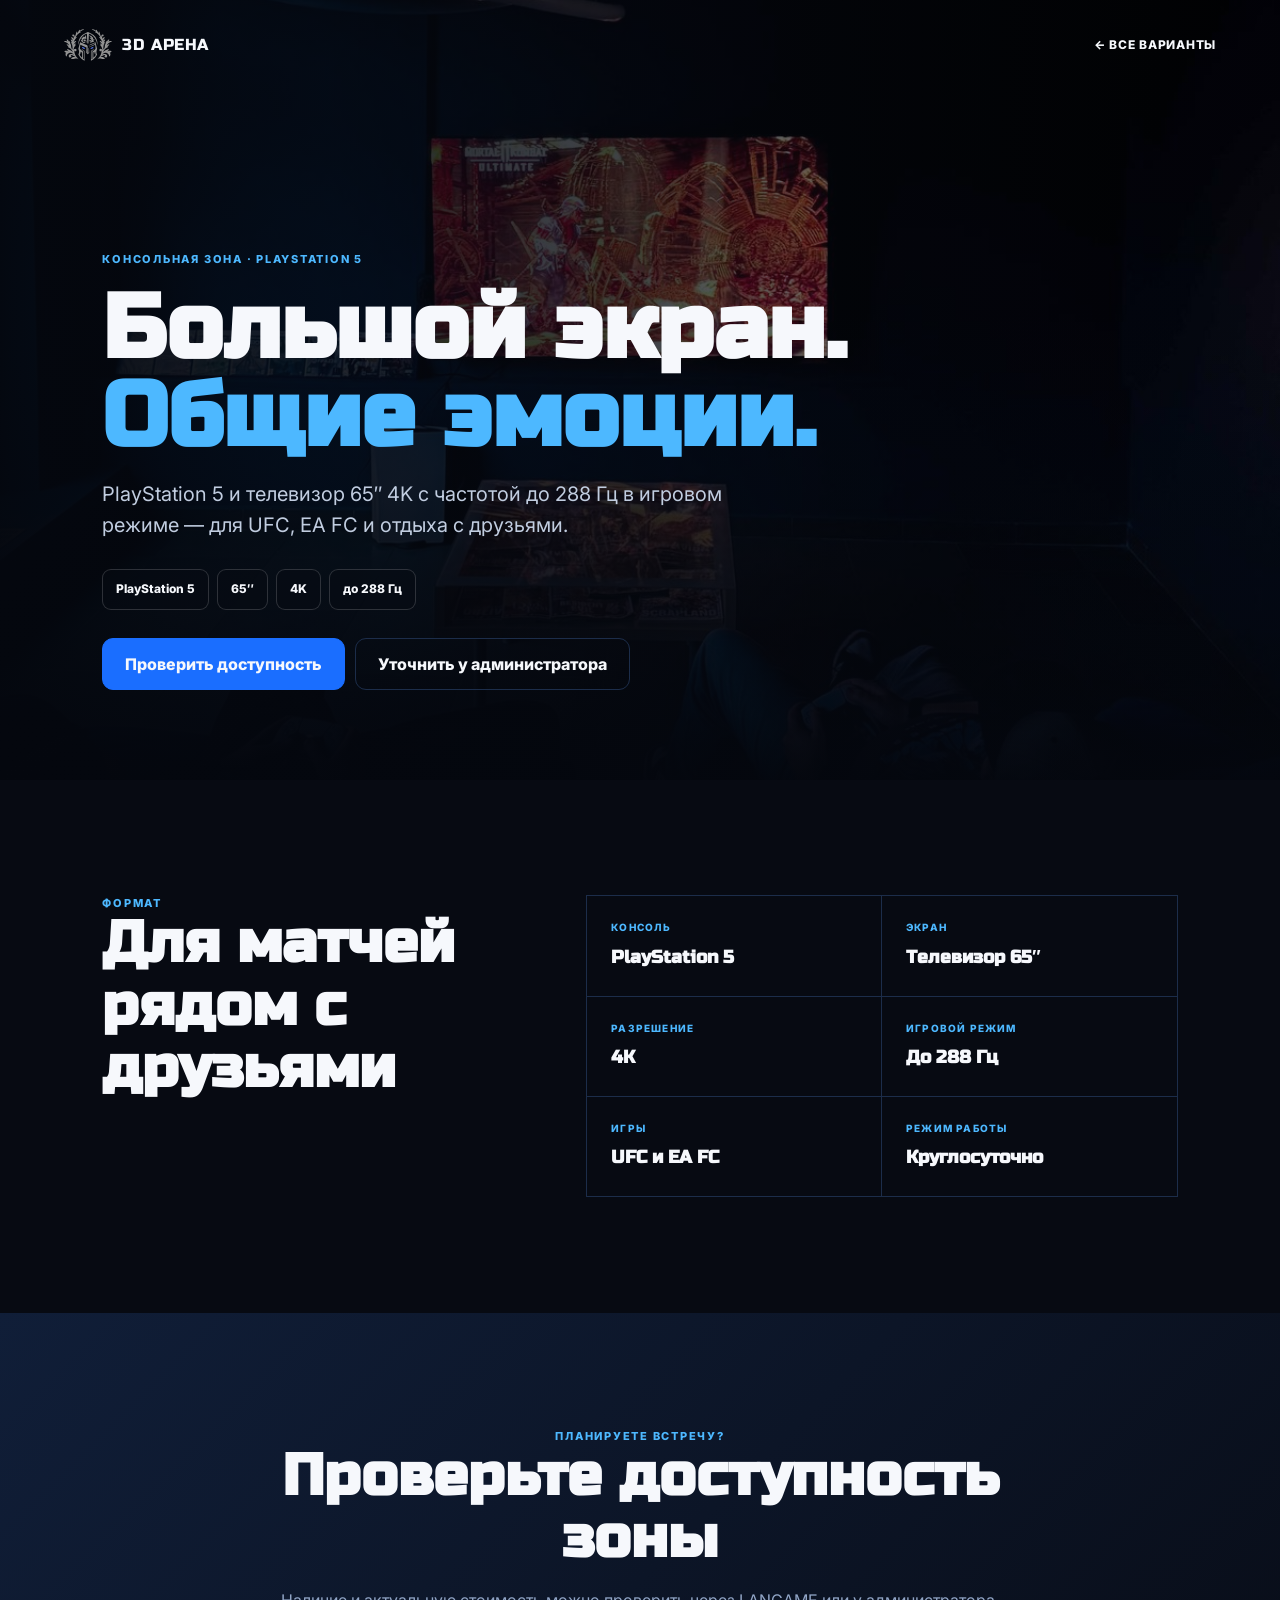
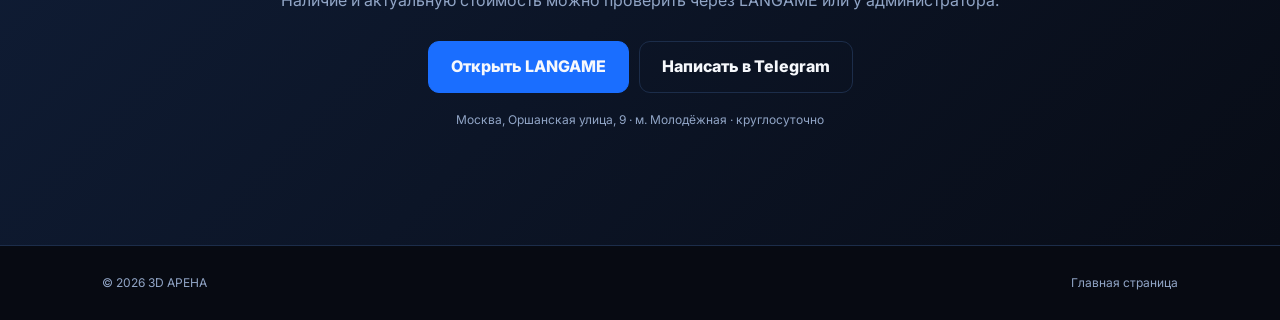
<file: ps5.html>
<!doctype html><html lang="ru"><head><meta charset="utf-8"><meta name="viewport" content="width=device-width,initial-scale=1"><link rel="canonical" href="https://3d-arena.ru/ps5.html"><meta name="theme-color" content="#070a12"><script>
window.ARENA_METRIKA_ID=110895058;
window.ARENA_VK_PIXEL_ID="3781383";
(function(m,e,t,r,i,k,a){m[i]=m[i]||function(){(m[i].a=m[i].a||[]).push(arguments)};m[i].l=1*new Date();for(var j=0;j<document.scripts.length;j++){if(document.scripts[j].src===r){return}}k=e.createElement(t),a=e.getElementsByTagName(t)[0],k.async=1,k.src=r,a.parentNode.insertBefore(k,a)})(window,document,"script","https://mc.yandex.ru/metrika/tag.js?id=110895058","ym");
ym(110895058,"init",{ssr:true,webvisor:true,clickmap:true,ecommerce:"dataLayer",referrer:document.referrer,url:location.href,accurateTrackBounce:true,trackLinks:true});
</script>
<script>
var _tmr=window._tmr||(window._tmr=[]);
_tmr.push({id:"3781383",type:"pageView",start:(new Date()).getTime()});
(function(d,w,id){if(d.getElementById(id))return;var ts=d.createElement("script");ts.type="text/javascript";ts.async=true;ts.id=id;ts.src="https://top-fwz1.mail.ru/js/code.js";var f=function(){var s=d.getElementsByTagName("script")[0];s.parentNode.insertBefore(ts,s)};if(w.opera=="[object Opera]"){d.addEventListener("DOMContentLoaded",f,false)}else{f()}})(document,window,"tmr-code");
</script><title>PlayStation 5 и телевизор 65″ 4K | 3D АРЕНА</title><meta name="description" content="PlayStation 5 в 3D АРЕНЕ: телевизор 65 дюймов 4K до 288 Гц в игровом режиме. Москва, метро Молодёжная, 24/7."><link rel="icon" href="favicon.ico"><link rel="preconnect" href="https://fonts.googleapis.com"><link rel="preconnect" href="https://fonts.gstatic.com" crossorigin><link href="https://fonts.googleapis.com/css2?family=Inter:wght@400;600;800&family=Russo+One&display=swap" rel="stylesheet"><link rel="stylesheet" href="assets/css/landing.css?v=20260725-1"></head><body data-page="ps5"><nav class="lp-nav"><a class="lp-logo" href="index.html"><img src="assets/brand/mark.svg" alt=""><span>3D АРЕНА</span></a><a class="lp-back" href="index.html#hall-picker">← Все варианты</a></nav><main><section class="lp-hero"><img class="lp-hero__image" src="images/gallery/hall-12.jpg" alt="Зона PlayStation 5 в клубе 3D АРЕНА"><div class="lp-hero__veil"></div><div class="lp-hero__copy"><div class="eyebrow">Консольная зона · PlayStation 5</div><h1>Большой экран. <em>Общие эмоции.</em></h1><p class="lp-lead">PlayStation 5 и телевизор 65″ 4K с частотой до 288 Гц в игровом режиме — для UFC, EA FC и отдыха с друзьями.</p><div class="facts"><span>PlayStation 5</span><span>65″</span><span>4K</span><span>до 288 Гц</span></div><div class="actions"><a class="btn btn--primary" data-track="langame_booking_ps5" href="https://langame.ru/799456996_computerniy_club_3d-arena_moskva/booking" target="_blank" rel="noopener">Проверить доступность</a><a class="btn" data-track="call_ps5" href="tel:+79259359344">Уточнить у администратора</a></div></div></section><section class="lp-section"><div class="lp-grid"><div><div class="eyebrow">Формат</div><h2>Для матчей рядом с друзьями</h2></div><div class="specs"><div class="spec"><small>Консоль</small><strong>PlayStation 5</strong></div><div class="spec"><small>Экран</small><strong>Телевизор 65″</strong></div><div class="spec"><small>Разрешение</small><strong>4K</strong></div><div class="spec"><small>Игровой режим</small><strong>До 288 Гц</strong></div><div class="spec"><small>Игры</small><strong>UFC и EA FC</strong></div><div class="spec"><small>Режим работы</small><strong>Круглосуточно</strong></div></div></div></section><section class="lp-section lp-end"><div><div class="eyebrow">Планируете встречу?</div><h2>Проверьте доступность зоны</h2><p>Наличие и актуальную стоимость можно проверить через LANGAME или у администратора.</p><div class="actions" style="justify-content:center"><a class="btn btn--primary" data-track="langame_booking_ps5_bottom" href="https://langame.ru/799456996_computerniy_club_3d-arena_moskva/booking" target="_blank" rel="noopener">Открыть LANGAME</a><a class="btn" data-track="telegram_ps5" href="https://t.me/IIIDArena" target="_blank" rel="noopener">Написать в Telegram</a></div><div class="lp-note">Москва, Оршанская улица, 9 · м. Молодёжная · круглосуточно</div></div></section></main><footer class="lp-footer"><span>© 2026 3D АРЕНА</span><a href="index.html">Главная страница</a></footer><script src="assets/js/vk-pixel.js?v=20260808-2"></script><script src="assets/js/landing.js?v=20260725-1"></script></body></html>
</file>
<file: assets/css/style.css>
:root {
      --bg:#070A12; --bg2:#0D1628; --bg3:#0A1220;
      --accent:#1A6EFF; --glow:#4DB8FF; --pink:#FF2D78;
      --text:#FFFFFF; --muted:#8BA3C7; --border:#1C2D4A;
      --font-h:'Russo One',sans-serif; --font-b:'Inter',sans-serif;
      --nav-h:68px;
    }
    *,*::before,*::after{box-sizing:border-box;margin:0;padding:0}
    html{scroll-behavior:smooth;overflow-x:hidden}
    body{background:var(--bg);color:var(--text);font-family:var(--font-b);overflow-x:hidden;line-height:1.6}
    a{color:inherit;text-decoration:none}

    /* ОРНАМЕНТ SVG — переиспользуемый паттерн */
    .ornament-overlay{position:absolute;inset:0;pointer-events:none;overflow:hidden;opacity:.055}

    /* NAV */
    .nav{position:fixed;top:0;left:0;right:0;height:var(--nav-h);z-index:200;display:flex;align-items:center;justify-content:space-between;padding:0 48px;background:rgba(7,10,18,0);backdrop-filter:blur(0px);border-bottom:1px solid rgba(28,45,74,0);transition:all .4s}
    .nav.scrolled{background:rgba(7,10,18,.96);backdrop-filter:blur(16px);border-bottom-color:var(--border)}
    .nav__logo{display:flex;align-items:center;gap:14px;font-family:var(--font-h);font-size:21px;letter-spacing:.04em}
    .nav__logo-icon{width:40px;height:40px;position:relative}
    .nav__links{display:flex;align-items:center;gap:36px;list-style:none}
    .nav__links a{font-size:13px;font-weight:500;color:var(--muted);letter-spacing:.06em;text-transform:uppercase;transition:color .2s;position:relative}
    .nav__links a::after{content:'';position:absolute;bottom:-4px;left:0;width:0;height:1px;background:var(--accent);transition:width .3s}
    .nav__links a:hover{color:var(--text)}
    .nav__links a:hover::after{width:100%}
    .nav__cta{background:var(--accent);color:#fff!important;padding:10px 24px;font-weight:600;font-size:13px;letter-spacing:.06em;text-transform:uppercase;border:none;cursor:pointer;transition:all .25s;clip-path:polygon(8px 0,100% 0,100% calc(100% - 8px),calc(100% - 8px) 100%,0 100%,0 8px)}
    .nav__cta:hover{background:var(--glow);box-shadow:0 0 24px rgba(77,184,255,.4)}
    .nav__cta::after{display:none!important}
    .nav__burger{display:none;flex-direction:column;gap:5px;cursor:pointer;padding:6px;background:none;border:none}
    .nav__burger span{display:block;width:24px;height:2px;background:var(--text);transition:all .3s}

    /* ===================== HERO ===================== */
    .hero{position:relative;min-height:100vh;display:flex;align-items:center;overflow:hidden;padding-top:var(--nav-h)}

    /* Фоновый градиент */
    .hero__bg{position:absolute;inset:0;background:radial-gradient(ellipse 80% 60% at 60% 40%, rgba(26,110,255,.08) 0%, transparent 60%), radial-gradient(ellipse 50% 40% at 20% 80%, rgba(77,184,255,.05) 0%, transparent 50%), #070A12}

    /* Неоновые линии потолка — как на реальных фото */
    .hero__neon-ceiling{position:absolute;top:var(--nav-h);left:0;right:0;height:3px;background:linear-gradient(90deg,transparent 0%,var(--glow) 20%,#fff 50%,var(--glow) 80%,transparent 100%);box-shadow:0 0 40px 4px rgba(77,184,255,.5),0 0 80px 8px rgba(77,184,255,.2)}
    .hero__neon-left{position:absolute;top:var(--nav-h);bottom:0;left:0;width:3px;background:linear-gradient(180deg,var(--glow),transparent 70%);box-shadow:0 0 30px rgba(77,184,255,.4)}
    .hero__neon-right{position:absolute;top:var(--nav-h);bottom:0;right:0;width:3px;background:linear-gradient(180deg,var(--glow),transparent 70%);box-shadow:0 0 30px rgba(77,184,255,.4)}

    /* Сетка пола — перспектива как в зале */
    .hero__grid{position:absolute;bottom:0;left:0;right:0;height:40%;opacity:.12}

    /* Контент */
    .hero__inner{position:relative;z-index:2;padding:0 48px;max-width:760px}

    /* Бейдж */
    .badge{display:inline-flex;align-items:center;gap:10px;padding:7px 18px;border:1px solid rgba(26,110,255,.4);background:rgba(26,110,255,.08);margin-bottom:32px;clip-path:polygon(6px 0,100% 0,100% calc(100% - 6px),calc(100% - 6px) 100%,0 100%,0 6px)}
    .badge__dot{width:7px;height:7px;background:var(--glow);border-radius:50%;animation:blink 2s ease-in-out infinite}
    .badge__text{font-size:12px;font-weight:600;letter-spacing:.1em;text-transform:uppercase;color:var(--glow)}
    @keyframes blink{0%,100%{opacity:1;box-shadow:0 0 6px var(--glow)}50%{opacity:.3;box-shadow:none}}

    /* Заголовок */
    .hero__title{font-family:var(--font-h);font-size:clamp(40px,6.5vw,80px);line-height:1.0;letter-spacing:.01em;margin-bottom:20px}
    .hero__title .line1{display:block;color:var(--text)}
    .hero__title .line2{display:block;color:var(--glow);text-shadow:0 0 60px rgba(77,184,255,.4),0 0 120px rgba(77,184,255,.2);position:relative}
    .hero__title .line3{display:block;color:var(--text)}

    /* Глитч-эффект на слове */
    .glitch{position:relative}
    .glitch::before,.glitch::after{content:attr(data-text);position:absolute;top:0;left:0;width:100%;height:100%;font-family:var(--font-h)}
    .glitch::before{color:var(--pink);clip-path:polygon(0 20%,100% 20%,100% 40%,0 40%);animation:glitch1 4s infinite;opacity:.7}
    .glitch::after{color:var(--accent);clip-path:polygon(0 60%,100% 60%,100% 80%,0 80%);animation:glitch2 4s infinite;opacity:.7}
    @keyframes glitch1{0%,90%,100%{transform:none}92%{transform:translateX(-3px)}94%{transform:translateX(3px)}96%{transform:none}}
    @keyframes glitch2{0%,90%,100%{transform:none}93%{transform:translateX(3px)}95%{transform:translateX(-3px)}97%{transform:none}}

    .hero__sub{font-size:17px;color:var(--muted);margin-bottom:36px;line-height:1.7}
    .hero__sub strong{color:var(--text)}

    /* Теги-чипы */
    .chips{display:flex;flex-wrap:wrap;gap:8px;margin-bottom:40px}
    .chip{display:flex;align-items:center;gap:6px;padding:7px 14px;background:rgba(13,22,40,.8);border:1px solid var(--border);font-size:12px;font-weight:500;color:var(--muted);letter-spacing:.04em;clip-path:polygon(4px 0,100% 0,100% calc(100% - 4px),calc(100% - 4px) 100%,0 100%,0 4px);transition:border-color .2s}
    .chip span{color:var(--glow);font-weight:700}
    .chip:hover{border-color:rgba(77,184,255,.4)}

    /* Кнопки */
    .hero__btns{display:flex;gap:14px;flex-wrap:wrap}
    .btn-primary{display:inline-flex;align-items:center;gap:8px;padding:15px 32px;background:var(--accent);color:#fff;font-family:var(--font-b);font-size:14px;font-weight:700;letter-spacing:.06em;text-transform:uppercase;cursor:pointer;border:none;clip-path:polygon(10px 0,100% 0,100% calc(100% - 10px),calc(100% - 10px) 100%,0 100%,0 10px);transition:all .25s;text-decoration:none}
    .btn-primary:hover{background:var(--glow);box-shadow:0 0 40px rgba(77,184,255,.5);transform:translateY(-2px)}
    .btn-outline{display:inline-flex;align-items:center;gap:8px;padding:14px 32px;background:transparent;color:var(--text);font-family:var(--font-b);font-size:14px;font-weight:600;letter-spacing:.06em;text-transform:uppercase;border:1px solid var(--border);cursor:pointer;clip-path:polygon(10px 0,100% 0,100% calc(100% - 10px),calc(100% - 10px) 100%,0 100%,0 10px);transition:all .25s;text-decoration:none}
    .btn-outline:hover{border-color:var(--accent);color:var(--glow);box-shadow:inset 0 0 20px rgba(26,110,255,.06)}

    /* Скролл */
    .hero__scroll{position:absolute;bottom:36px;left:48px;display:flex;align-items:center;gap:10px;color:var(--muted);font-size:11px;letter-spacing:.12em;text-transform:uppercase;animation:scrollbob 3s ease-in-out infinite}
    .hero__scroll-line{width:40px;height:1px;background:linear-gradient(90deg,var(--border),var(--accent))}
    @keyframes scrollbob{0%,100%{transform:translateY(0)}50%{transform:translateY(6px)}}

    /* Декор: персонаж-силуэт справа */
    .hero__deco{position:absolute;right:0;top:var(--nav-h);bottom:0;width:45%;z-index:1;pointer-events:none}

    /* ===================== STATS ===================== */
    .stats{display:grid;grid-template-columns:repeat(4,1fr);background:var(--bg2);border-top:1px solid var(--border);border-bottom:1px solid var(--border)}
    .stat{padding:28px 24px;text-align:center;border-right:1px solid var(--border);position:relative;overflow:hidden;transition:background .3s}
    .stat:last-child{border-right:none}
    .stat:hover{background:rgba(26,110,255,.04)}
    .stat::before{content:'';position:absolute;top:0;left:50%;transform:translateX(-50%);width:0;height:2px;background:linear-gradient(90deg,var(--accent),var(--glow));transition:width .4s}
    .stat:hover::before{width:100%}
    .stat__num{font-family:var(--font-h);font-size:38px;color:var(--glow);line-height:1;margin-bottom:6px;text-shadow:0 0 30px rgba(77,184,255,.3)}
    .stat__label{font-size:12px;color:var(--muted);letter-spacing:.06em;text-transform:uppercase}

    /* ===================== СЕКЦИЯ ===================== */
    .section{padding:96px 48px}
    .sec-label{font-size:11px;font-weight:700;letter-spacing:.2em;text-transform:uppercase;color:var(--accent);margin-bottom:14px;display:flex;align-items:center;gap:10px}
    .sec-label::before{content:'';display:block;width:24px;height:1px;background:var(--accent)}
    .sec-title{font-family:var(--font-h);font-size:clamp(26px,3.5vw,42px);line-height:1.12;margin-bottom:20px}
    .sec-title em{font-style:normal;color:var(--glow)}
    .sec-text{font-size:16px;color:var(--muted);line-height:1.8;max-width:520px}

    /* ===================== О КЛУБЕ ===================== */
    .about{background:var(--bg);position:relative;overflow:hidden}
    .about__inner{max-width:1280px;margin:0 auto;display:grid;grid-template-columns:1fr 1fr;gap:80px;align-items:center}
    .about__cards{display:grid;grid-template-columns:1fr 1fr;gap:16px}
    .acard{background:var(--bg2);border:1px solid var(--border);padding:28px 24px;position:relative;overflow:hidden;transition:all .3s;cursor:default}
    .acard::before{content:'';position:absolute;top:0;left:0;right:0;height:2px;background:linear-gradient(90deg,var(--accent),var(--glow));transform:scaleX(0);transform-origin:left;transition:transform .4s}
    .acard:hover{border-color:rgba(26,110,255,.5);transform:translateY(-3px);box-shadow:0 16px 40px rgba(0,0,0,.4)}
    .acard:hover::before{transform:scaleX(1)}
    .acard__icon{margin-bottom:14px}
    .feature-icon{display:block;width:30px;height:30px;fill:none;stroke:var(--glow);stroke-width:1.65;stroke-linecap:round;stroke-linejoin:round;filter:drop-shadow(0 0 12px rgba(77,184,255,.18))}
    .feature-icon--stat{width:34px;height:34px;margin:0 auto}
    .acard__title{font-family:var(--font-h);font-size:14px;letter-spacing:.04em;margin-bottom:8px}
    .acard__text{font-size:13px;color:var(--muted);line-height:1.6}

    /* ===================== ЖЕЛЕЗО ===================== */
    .specs{background:var(--bg2);border-top:1px solid var(--border);border-bottom:1px solid var(--border);position:relative;overflow:hidden}
    .specs__inner{max-width:1280px;margin:0 auto}
    .specs__grid{display:grid;grid-template-columns:repeat(3,1fr);gap:1px;background:var(--border);margin-top:56px}
    .spec-item{background:var(--bg2);padding:32px 28px;transition:background .2s;position:relative}
    .spec-item:last-child{grid-column:1/-1}
    .spec-item:hover{background:#0f1e35}
    .spec-item::after{content:'';position:absolute;bottom:0;left:28px;right:28px;height:1px;background:linear-gradient(90deg,transparent,var(--border),transparent)}
    .spec-label{font-size:10px;font-weight:700;letter-spacing:.18em;text-transform:uppercase;color:var(--accent);margin-bottom:10px}
    .spec-val{font-family:var(--font-h);font-size:17px;margin-bottom:4px;letter-spacing:.02em}
    .spec-sub{font-size:12px;color:var(--muted)}
    .specs__note{margin-top:28px;padding:18px 22px;border:1px solid var(--border);display:flex;align-items:flex-start;gap:12px;font-size:13px;color:var(--muted);background:rgba(13,22,40,.4)}
    .specs__note-icon{color:var(--accent);flex-shrink:0;margin-top:1px}

    /* ===================== ТАРИФЫ ===================== */
    .prices{background:var(--bg);position:relative;overflow:hidden}
    .prices__inner{max-width:1100px;margin:0 auto}
    .toggle{display:flex;background:var(--bg2);border:1px solid var(--border);padding:4px;width:fit-content;margin-bottom:44px}
    .toggle-btn{padding:10px 32px;font-family:var(--font-b);font-size:13px;font-weight:700;letter-spacing:.08em;text-transform:uppercase;cursor:pointer;border:none;background:transparent;color:var(--muted);transition:all .2s}
    .toggle-btn.on{background:var(--accent);color:#fff;clip-path:polygon(6px 0,100% 0,100% calc(100% - 6px),calc(100% - 6px) 100%,0 100%,0 6px)}
    .ptable{display:none}
    .ptable.on{display:block}
    .zones{display:grid;grid-template-columns:1fr 1fr;gap:20px;margin-bottom:20px}
    .zone{background:var(--bg2);border:1px solid var(--border);overflow:hidden;transition:border-color .3s}
    .zone:hover{border-color:rgba(26,110,255,.4)}
    .zone-head{padding:20px 28px;border-bottom:1px solid var(--border);display:flex;align-items:center;justify-content:space-between;background:rgba(26,110,255,.03)}
    .zone-name{font-family:var(--font-h);font-size:17px;letter-spacing:.04em}
    .zone-tag{font-size:10px;font-weight:700;letter-spacing:.12em;text-transform:uppercase;color:var(--muted);padding:4px 10px;border:1px solid var(--border)}
    .prow{display:flex;align-items:center;justify-content:space-between;padding:14px 28px;border-bottom:1px solid rgba(28,45,74,.4);transition:background .15s}
    .prow:last-child{border-bottom:none}
    .prow:hover{background:rgba(26,110,255,.04)}
    .prow-time{font-size:13px;color:var(--muted)}
    .prow-price{font-family:var(--font-h);font-size:21px;color:var(--glow);text-shadow:0 0 20px rgba(77,184,255,.25)}
    .prow-price small{font-family:var(--font-b);font-size:12px;color:var(--muted);margin-left:3px}
    .price-note{padding:18px 22px;border:1px solid var(--border);display:flex;gap:10px;font-size:13px;color:var(--muted);background:rgba(13,22,40,.3)}
    .prices__cta{text-align:center;margin-top:44px}
    .prices__cta p{color:var(--muted);font-size:14px;margin-bottom:20px}

    /* ===================== АКЦИИ ===================== */
    .promo{background:var(--bg2);border-top:1px solid var(--border);position:relative;overflow:hidden}
    .promo__inner{max-width:1100px;margin:0 auto}
    .promo__grid{display:grid;grid-template-columns:repeat(3,1fr);gap:20px;margin-top:44px;margin-bottom:20px}
    .pcard{background:var(--bg);border:1px solid var(--border);padding:36px 28px;position:relative;overflow:hidden;transition:all .3s}
    .pcard:hover{transform:translateY(-5px);border-color:rgba(26,110,255,.5);box-shadow:0 20px 50px rgba(0,0,0,.5)}
    .pcard::after{content:'';position:absolute;inset:0;background:linear-gradient(135deg,rgba(26,110,255,.04),transparent);opacity:0;transition:opacity .3s}
    .pcard:hover::after{opacity:1}
    .pcard--hot{border-color:rgba(26,110,255,.4);background:rgba(26,110,255,.04)}
    .pcard--hot::before{content:'';position:absolute;top:0;left:0;right:0;height:2px;background:linear-gradient(90deg,var(--accent),var(--glow))}
    .pcard-tag{display:inline-block;font-size:10px;font-weight:700;letter-spacing:.14em;text-transform:uppercase;color:var(--accent);border:1px solid rgba(26,110,255,.3);padding:4px 10px;margin-bottom:20px}
    .pcard-icon{font-size:38px;margin-bottom:14px}
    .pcard-title{font-family:var(--font-h);font-size:18px;letter-spacing:.02em;margin-bottom:12px;line-height:1.3}
    .pcard-text{font-size:13px;color:var(--muted);line-height:1.7;margin-bottom:20px}
    .pcard-cta{font-size:12px;font-weight:700;letter-spacing:.1em;text-transform:uppercase;color:var(--glow);display:flex;align-items:center;gap:6px}
    .pcard-cta::after{content:'→';transition:transform .2s}
    .pcard:hover .pcard-cta::after{transform:translateX(4px)}
    .promo__note{padding:18px 22px;border:1px solid var(--border);display:flex;gap:10px;font-size:13px;color:var(--muted)}

    /* ===================== КОНТАКТЫ ===================== */
    .contacts{background:var(--bg);border-top:1px solid var(--border);position:relative;overflow:hidden}
    .contacts__inner{max-width:1280px;margin:0 auto;display:grid;grid-template-columns:1fr 1fr;gap:80px;align-items:start}
    .cinfo{display:flex;flex-direction:column;gap:28px}
    .citem{display:flex;gap:16px;align-items:flex-start}
    .citem-icon{width:46px;height:46px;background:var(--bg2);border:1px solid var(--border);display:flex;align-items:center;justify-content:center;flex-shrink:0;color:var(--accent);clip-path:polygon(4px 0,100% 0,100% calc(100% - 4px),calc(100% - 4px) 100%,0 100%,0 4px)}
    .citem-label{font-size:10px;font-weight:700;letter-spacing:.16em;text-transform:uppercase;color:var(--muted);margin-bottom:5px}
    .citem-val{font-size:15px;font-weight:500}
    .citem-val a{color:var(--text);transition:color .2s}
    .citem-val a:hover{color:var(--glow)}
    .socials{display:flex;gap:10px;flex-wrap:wrap;margin-top:4px}
    .social{display:flex;align-items:center;gap:7px;padding:9px 16px;background:var(--bg2);border:1px solid var(--border);font-size:12px;font-weight:600;color:var(--muted);letter-spacing:.06em;text-transform:uppercase;transition:all .2s;clip-path:polygon(4px 0,100% 0,100% calc(100% - 4px),calc(100% - 4px) 100%,0 100%,0 4px)}
    .social:hover{border-color:var(--accent);color:var(--glow)}
    .cmap{border:1px solid var(--border);overflow:hidden;height:420px}
    .cmap iframe{width:100%;height:100%;border:none;filter:invert(90%) hue-rotate(180deg) saturate(.8)}

    /* ===================== FOOTER ===================== */
    .footer{background:var(--bg2);border-top:1px solid var(--border);padding:44px 48px}
    .footer__inner{max-width:1280px;margin:0 auto}
    .footer__top{display:flex;align-items:center;justify-content:space-between;margin-bottom:28px;padding-bottom:28px;border-bottom:1px solid var(--border)}
    .footer__logo{display:flex;align-items:center;gap:12px;font-family:var(--font-h);font-size:18px}
    .footer__logo-image{width:54px;height:42px;object-fit:contain;filter:drop-shadow(0 0 12px rgba(77,184,255,.22))}
    .footer__nav{display:flex;gap:28px;flex-wrap:wrap}
    .footer__nav a{font-size:12px;font-weight:600;letter-spacing:.08em;text-transform:uppercase;color:var(--muted);transition:color .2s}
    .footer__nav a:hover{color:var(--text)}
    .footer__bottom{display:flex;justify-content:space-between;align-items:flex-start;gap:24px;flex-wrap:wrap}
    .footer__copy{font-size:12px;color:var(--muted);line-height:1.8}
    .footer__copy a{color:var(--muted);text-decoration:underline}
    .footer__req{font-size:11px;color:#2a3d5a;line-height:1.9;text-align:right}
    .footer__req span{color:var(--muted)}

    /* ===================== АНИМАЦИИ ===================== */
    .reveal,.reveal-left,.reveal-right{opacity:1;transform:none}

    /* ===================== МОБАЙЛ ===================== */
    @media(max-width:1024px){
      .about__inner,.contacts__inner{grid-template-columns:1fr;gap:48px}
      .specs__grid{grid-template-columns:1fr 1fr}
      .zones{grid-template-columns:1fr}
      .promo__grid{grid-template-columns:1fr 1fr}
      .cmap{height:300px}
    }
    @media(max-width:768px){
      .nav{padding:0 20px}
      .nav__links{display:none;flex-direction:column;gap:0}
      .nav__links.open{display:flex;position:fixed;top:var(--nav-h);left:0;right:0;background:rgba(7,10,18,.99);padding:20px 0;border-bottom:1px solid var(--border)}
      .nav__links.open li{padding:13px 28px}
      .nav__burger{display:flex}
      .nav__cta{display:none}
      .section,.footer{padding:64px 20px}
      .hero__inner{padding:0 20px}
      .hero__scroll{left:20px}
      .hero__deco{display:none}
      .hero__title{font-size:clamp(32px,8vw,52px)}
      .stats{grid-template-columns:repeat(2,1fr)}
      .stat:nth-child(2){border-right:none}
      .stat:nth-child(3){border-top:1px solid var(--border)}
      .about__cards{grid-template-columns:1fr}
      .specs__grid{grid-template-columns:1fr}
      .promo__grid{grid-template-columns:1fr}
      .footer__top{flex-direction:column;align-items:flex-start;gap:20px}
      .footer__bottom{flex-direction:column}
      .footer__req{text-align:left}
    }
  
    /* GAMES / BOOKING / FAQ */
    .container-g{max-width:1100px;margin:0 auto}
    .g-title{font-family:'Russo One',sans-serif;font-size:clamp(26px,4vw,40px);margin:0 0 12px}
    .g-sub{color:var(--muted,#8BA3C7);margin:0 0 28px}
    .games__grid{display:flex;flex-wrap:wrap;gap:10px}
    .game-chip{border:1px solid var(--border);padding:10px 16px;border-radius:8px;font-size:14px;background:rgba(26,110,255,.06)}
    .g-note{margin-top:24px;color:var(--muted,#8BA3C7);font-size:14px;line-height:1.6}
    .booking__ways{display:grid;grid-template-columns:1fr 1fr;gap:20px}
    .bw-card{border:1px solid var(--border);border-radius:12px;padding:26px;background:rgba(13,22,40,.55)}
    .bw-card h3{font-family:'Russo One',sans-serif;margin:0 0 10px;color:var(--glow)}
    .bw-card p{color:var(--muted,#8BA3C7);line-height:1.6;margin:0 0 18px}
    .bw-btns{display:flex;flex-wrap:wrap;gap:12px}
    .bw-btns a{border:1px solid var(--accent);color:#fff;text-decoration:none;padding:11px 18px;border-radius:8px;font-size:14px;background:rgba(26,110,255,.15)}
    .bw-btns a:hover{background:var(--accent)}
    .faq__list{display:flex;flex-direction:column;gap:12px}
    .faq__item{border:1px solid var(--border);border-radius:10px;background:rgba(13,22,40,.45)}
    .faq__item summary{cursor:pointer;list-style:none;padding:18px 22px;font-weight:600;display:flex;justify-content:space-between;align-items:center;gap:12px}
    .faq__item summary::-webkit-details-marker{display:none}
    .faq__item summary::after{content:'+';color:var(--glow);font-size:22px;flex-shrink:0}
    .faq__item[open] summary::after{content:'\2013'}
    .faq__item p{padding:0 22px 18px;margin:0;color:var(--muted,#8BA3C7);line-height:1.65}
    @media(max-width:760px){.booking__ways{grid-template-columns:1fr}}
  
    /* GALLERY */
    .gallery__grid{display:grid;grid-template-columns:repeat(3,1fr);gap:14px}
    .gallery__grid a{display:block;border:1px solid var(--border);border-radius:10px;overflow:hidden;background:#0D1628}
    .gallery__grid img{width:100%;height:260px;object-fit:cover;display:block;transition:transform .4s}
    .gallery__grid a:hover img{transform:scale(1.04)}
    @media(max-width:900px){.gallery__grid{grid-template-columns:repeat(2,1fr)}.gallery__grid img{height:200px}}
    @media(max-width:560px){.gallery__grid{grid-template-columns:1fr}.gallery__grid img{height:220px}}

/* === REDESIGN V2: HEADER + HERO === */
.nav{height:76px;padding:0 clamp(20px,4vw,64px);background:rgba(5,8,15,.72);backdrop-filter:blur(18px);border-bottom:1px solid rgba(255,255,255,.08)}
.nav.scrolled{background:rgba(5,8,15,.94);border-bottom-color:rgba(77,184,255,.18)}
.nav__logo{font-size:18px;letter-spacing:.08em}
.nav__logo-icon{width:38px;height:38px}
.nav__logo-image{width:48px;height:42px;object-fit:contain;filter:drop-shadow(0 0 10px rgba(77,184,255,.28));transition:filter .2s ease,transform .2s ease}.nav__logo:hover .nav__logo-image{filter:drop-shadow(0 0 15px rgba(77,184,255,.55));transform:translateY(-1px)}
.brand-mark__shield{fill:rgba(13,22,40,.94);stroke:#4db8ff;stroke-width:2}.brand-mark__helmet{fill:#eaf4ff;stroke:#eaf4ff;stroke-linejoin:round;stroke-width:1.5}.brand-mark__visor,.brand-mark__crest{stroke:#1a6eff;stroke-linecap:round;stroke-linejoin:round;stroke-width:2.5}.nav__logo:hover .brand-mark__shield,.footer__logo:hover .brand-mark__shield{filter:drop-shadow(0 0 7px rgba(77,184,255,.72))}
.nav__links{gap:clamp(18px,2vw,32px)}
.nav__links a{font-size:11px;letter-spacing:.09em}
.nav__cta{padding:11px 20px!important;border-radius:10px;clip-path:none!important;box-shadow:0 10px 30px rgba(26,110,255,.25)}

.hero{min-height:100svh;padding:118px clamp(20px,4vw,64px) 72px;isolation:isolate;background:#05080f}
.hero__media{position:absolute;inset:0;z-index:-4;overflow:hidden}
.hero__media img{width:100%;height:100%;object-fit:cover;object-position:center 48%;filter:saturate(1.05) contrast(1.08)}
.hero__veil{position:absolute;inset:0;z-index:-3;background:linear-gradient(90deg,rgba(4,7,14,.97) 0%,rgba(4,7,14,.89) 40%,rgba(4,7,14,.42) 72%,rgba(4,7,14,.65) 100%),linear-gradient(180deg,rgba(4,7,14,.3),rgba(4,7,14,.85))}
.hero__accent{position:absolute;z-index:-2;border-radius:50%;filter:blur(90px);opacity:.32;pointer-events:none}
.hero__accent--one{width:380px;height:380px;background:#1a6eff;left:-120px;top:18%}
.hero__accent--two{width:300px;height:300px;background:#6b2dff;right:5%;bottom:-120px;opacity:.22}
.hero__content-wrap{width:min(1380px,100%);margin:0 auto;display:grid;grid-template-columns:minmax(0,1.25fr) minmax(300px,.55fr);gap:clamp(44px,7vw,110px);align-items:end}
.hero__copy{max-width:820px}
.hero__eyebrow{display:inline-flex;align-items:center;gap:10px;margin-bottom:24px;padding:8px 13px;border:1px solid rgba(255,255,255,.14);border-radius:999px;background:rgba(7,12,23,.5);font-size:11px;font-weight:700;letter-spacing:.13em;text-transform:uppercase;color:#c5d8f6}
.hero__status{width:8px;height:8px;border-radius:50%;background:#50e3a4;box-shadow:0 0 16px rgba(80,227,164,.9)}
.hero__headline{font-family:var(--font-h);font-size:clamp(46px,7vw,92px);line-height:.96;letter-spacing:-.025em;margin:0 0 26px;max-width:920px;text-wrap:balance}
.hero__headline span{color:var(--glow);text-shadow:0 0 42px rgba(77,184,255,.34)}
.hero__lead{max-width:700px;margin:0 0 28px;font-size:clamp(16px,1.6vw,21px);line-height:1.6;color:#b6c6df}
.hero__facts{display:flex;flex-wrap:wrap;gap:9px;margin-bottom:34px}
.hero__facts span{padding:9px 13px;border-radius:10px;border:1px solid rgba(255,255,255,.12);background:rgba(11,18,33,.68);font-size:12px;font-weight:600;color:#dce8fb}
.hero__actions{display:flex;gap:12px;flex-wrap:wrap;margin-bottom:24px}
.hero__actions .btn-primary,.hero__actions .btn-outline{border-radius:12px;clip-path:none;min-height:52px;padding:15px 24px}
.hero__contact{display:flex;gap:18px;flex-wrap:wrap;font-size:13px;color:#90a6c8}
.hero__contact a{color:#fff;font-weight:700}
.hero__panel{padding:28px;border:1px solid rgba(255,255,255,.13);border-radius:20px;background:linear-gradient(155deg,rgba(13,22,40,.88),rgba(7,11,21,.72));backdrop-filter:blur(22px);box-shadow:0 24px 80px rgba(0,0,0,.38)}
.hero__brand{display:flex;align-items:center;gap:12px;margin-bottom:24px;padding-bottom:20px;border-bottom:1px solid rgba(255,255,255,.1);font-family:var(--font-h);font-size:18px;line-height:1.05;letter-spacing:.08em}.hero__brand small{font-family:var(--font-b);font-size:9px;letter-spacing:.15em;text-transform:uppercase;color:#7f96b8}.hero__brand-monogram{display:grid;place-items:center;width:46px;height:46px;border:1px solid rgba(77,184,255,.45);border-radius:14px;background:linear-gradient(145deg,rgba(26,110,255,.28),rgba(8,13,25,.9));color:#fff;box-shadow:inset 0 0 24px rgba(77,184,255,.12),0 0 28px rgba(26,110,255,.14)}
.hero__brand-logo{width:68px;height:58px;object-fit:contain;flex:0 0 auto;filter:drop-shadow(0 0 14px rgba(77,184,255,.3))}
.hero__panel-label{margin-bottom:12px;font-size:10px;font-weight:800;letter-spacing:.14em;text-transform:uppercase;color:var(--glow)}
.hero__panel-title{font-family:var(--font-h);font-size:22px;line-height:1.3;margin-bottom:20px}
.hero__quick{display:flex;flex-direction:column;gap:2px;padding:15px 0;border-top:1px solid rgba(255,255,255,.09);transition:padding-left .2s,color .2s}
.hero__quick:hover{padding-left:7px;color:var(--glow)}
.hero__quick b{font-size:14px}
.hero__quick span{font-size:12px;color:#8fa5c6}
.hero__scroll-hint{position:absolute;left:50%;bottom:22px;transform:translateX(-50%);display:flex;align-items:center;gap:10px;font-size:10px;letter-spacing:.14em;text-transform:uppercase;color:#7388a8}
.hero__scroll-hint span{display:block;width:32px;height:1px;background:linear-gradient(90deg,transparent,var(--glow))}

/* Neo-Russian Arena: a photo-led decision point before the long-form content. */
.arena-choice{padding:clamp(72px,9vw,132px) clamp(20px,4vw,64px);border-top:1px solid rgba(77,184,255,.16);background:#070a12}
.arena-choice__head{width:min(1380px,100%);margin:0 auto 42px;display:grid;grid-template-columns:minmax(0,1fr) minmax(280px,.55fr);gap:40px;align-items:end}
.arena-choice__head .sec-title{margin-bottom:0}
.arena-choice__intro{max-width:520px;margin:0 0 7px;color:#91a5c6;font-size:16px;line-height:1.7}
.arena-choice__grid{width:min(1380px,100%);margin:0 auto;display:grid;grid-template-columns:1fr 1fr;gap:18px}
.arena-card{position:relative;min-height:560px;overflow:hidden;border:1px solid rgba(77,184,255,.2);border-radius:20px;background:#0d1628;isolation:isolate}
.arena-card img{position:absolute;inset:0;z-index:-3;width:100%;height:100%;object-fit:cover;transition:transform .7s cubic-bezier(.2,.7,.2,1),filter .7s}
.arena-card--esports img{object-position:center 48%}
.arena-card--comfort img{object-position:center 50%}
.arena-card__veil{position:absolute;inset:0;z-index:-2;background:linear-gradient(180deg,rgba(4,7,14,.08) 20%,rgba(4,7,14,.42) 56%,rgba(4,7,14,.98) 100%)}
.arena-card::after{content:"";position:absolute;inset:0;z-index:-1;opacity:.3;background:linear-gradient(135deg,transparent 58%,rgba(26,110,255,.35));pointer-events:none}
.arena-card__content{position:absolute;left:clamp(24px,4vw,46px);right:clamp(24px,4vw,46px);bottom:clamp(24px,4vw,42px)}
.arena-card__content span{display:block;margin-bottom:14px;color:var(--glow);font-size:10px;font-weight:800;letter-spacing:.16em;text-transform:uppercase}
.arena-card__content h3{margin:0 0 14px;font-family:var(--font-h);font-size:clamp(30px,4vw,52px);line-height:1.04}
.arena-card__content p{max-width:480px;margin:0 0 20px;color:#b4c4dc;line-height:1.6}
.arena-card__content a{display:inline-flex;align-items:center;min-height:42px;color:#fff;font-size:12px;font-weight:800;letter-spacing:.06em;text-transform:uppercase}
.arena-card:hover img{transform:scale(1.035);filter:saturate(1.12) contrast(1.05)}
.arena-card:hover{border-color:rgba(77,184,255,.48)}

@media(max-width:1050px){
  .nav__links{gap:16px}.nav__links a{font-size:10px}
  .hero__content-wrap{grid-template-columns:1fr}.hero__panel{max-width:620px}.hero__veil{background:linear-gradient(90deg,rgba(4,7,14,.96),rgba(4,7,14,.72)),linear-gradient(180deg,rgba(4,7,14,.2),rgba(4,7,14,.86))}
}
@media(max-width:900px){
  .nav__burger{display:flex}.nav__links{position:fixed;top:76px;left:16px;right:16px;display:none;flex-direction:column;align-items:stretch;gap:0;padding:14px;border:1px solid rgba(255,255,255,.1);border-radius:16px;background:rgba(5,8,15,.98);box-shadow:0 20px 60px rgba(0,0,0,.5)}.nav__links.open{display:flex}.nav__links li{width:100%}.nav__links a{display:block;padding:13px 10px;font-size:12px}.nav__cta{text-align:center;margin-top:8px}
}
@media(max-width:640px){
  .hero{min-height:auto;padding-top:104px;padding-bottom:64px;align-items:flex-start}.hero__media img{object-position:54% center}.hero__veil{background:linear-gradient(180deg,rgba(4,7,14,.7) 0%,rgba(4,7,14,.82) 56%,rgba(4,7,14,.96) 100%),linear-gradient(90deg,rgba(4,7,14,.82),rgba(4,7,14,.32))}.hero__headline{max-width:350px;font-size:clamp(34px,10.6vw,46px);line-height:1.02}.hero__lead{font-size:15px;line-height:1.5}.hero__panel{display:none}.hero__contact{flex-direction:column;gap:5px}.hero__scroll-hint{display:none}
  .nav__logo{gap:8px}.nav__logo-image{width:41px;height:36px}.nav__logo span{font-size:15px}.hero__facts{gap:7px}.hero__facts span{font-size:11px}.hero__actions{display:grid;grid-template-columns:1fr}.hero__actions a{text-align:center}.hero__panel{width:100%}.hero__brand-logo{width:58px;height:50px}
  .arena-choice{padding:68px 0}.arena-choice__head{display:block;padding:0 20px;margin-bottom:28px}.arena-choice__intro{margin-top:20px;font-size:14px}.arena-choice__grid{display:flex;gap:12px;padding:0 20px;overflow-x:auto;scroll-snap-type:x mandatory;scrollbar-width:none}.arena-choice__grid::-webkit-scrollbar{display:none}.arena-card{flex:0 0 86vw;min-height:500px;scroll-snap-align:center}.arena-card__content h3{font-size:34px}
}

/* CLEAN brand ornament: floral geometry only, without stars or compass symbols. */
.ornament-overlay--clean{opacity:.055!important;background-image:radial-gradient(ellipse at 50% 50%,transparent 0 19px,rgba(77,184,255,.42) 20px 21px,transparent 22px),radial-gradient(ellipse at 50% 0,rgba(77,184,255,.26) 0 13px,transparent 14px),radial-gradient(ellipse at 0 50%,rgba(77,184,255,.2) 0 11px,transparent 12px);background-size:180px 180px,90px 90px,90px 90px;background-position:0 0,45px 45px,45px 45px;mask-image:linear-gradient(90deg,transparent,black 18%,black 82%,transparent)}

/* === RELEASE 03: TRUSTED CONTENT + CONVERSION BLOCKS === */
.price-update{margin-top:34px;padding:clamp(26px,5vw,54px);border:1px solid rgba(77,184,255,.25);border-radius:22px;background:linear-gradient(145deg,rgba(18,31,56,.82),rgba(8,13,25,.92));box-shadow:0 30px 90px rgba(0,0,0,.26)}
.price-update h3{margin:0 0 14px;font-family:var(--font-h);font-size:clamp(24px,3.5vw,40px)}
.price-update p{max-width:760px;margin:0;color:#aebfda;line-height:1.75}
.price-update__actions{display:flex;flex-wrap:wrap;gap:12px;margin-top:26px}
.service{background:linear-gradient(180deg,rgba(10,16,29,.98),rgba(7,10,18,.98))}
.service__grid{display:grid;grid-template-columns:repeat(3,minmax(0,1fr));gap:18px;margin-top:38px}
.service-card{padding:28px;border:1px solid rgba(255,255,255,.09);border-radius:18px;background:rgba(15,24,43,.68);transition:transform .25s,border-color .25s,background .25s}
.service-card:hover{transform:translateY(-5px);border-color:rgba(77,184,255,.3);background:rgba(17,29,52,.86)}
.feature-icon--service{width:32px;height:32px;margin-bottom:18px}
.service-card h3{margin:0 0 10px;font-family:var(--font-h);font-size:18px}
.service-card p{margin:0;color:#91a5c6;line-height:1.65}
.pcard-cta{display:inline-flex;margin-top:20px;color:var(--glow);font-weight:700;font-size:13px}
@media(max-width:820px){.service__grid{grid-template-columns:1fr}.price-update__actions a{width:100%;text-align:center}}


/* === RELEASE 05: REVIEWS, LIGHTBOX, MOBILE CTA === */
.trust{background:linear-gradient(180deg,#080d18,#0b1322);border-top:1px solid var(--border);border-bottom:1px solid var(--border)}
.trust__inner{display:grid;grid-template-columns:minmax(0,1.1fr) minmax(300px,.75fr);gap:clamp(28px,6vw,76px);align-items:center}
.trust__actions{display:flex;flex-wrap:wrap;gap:12px;margin-top:28px}
.trust__actions a{border-radius:12px;clip-path:none}
.trust__card{display:flex;gap:18px;align-items:flex-start;padding:30px;border:1px solid rgba(77,184,255,.22);border-radius:20px;background:linear-gradient(145deg,rgba(18,31,56,.86),rgba(8,13,25,.95));box-shadow:0 24px 70px rgba(0,0,0,.28)}
.trust__mark{display:grid;place-items:center;width:52px;height:52px;flex:0 0 52px;border-radius:14px;background:#ffcc00;color:#111;font-family:var(--font-h);font-size:24px}
.trust__title{font-family:var(--font-h);font-size:20px;line-height:1.35;margin-bottom:9px}
.trust__text{color:#96aac8;line-height:1.65;font-size:14px}
.trust__proofs{display:flex;flex-wrap:wrap;gap:8px;margin-top:22px}.trust__proofs span{padding:9px 12px;border:1px solid rgba(255,255,255,.1);border-radius:9px;background:rgba(13,22,40,.62);color:#c4d4ec;font-size:11px;font-weight:700}
.lightbox{position:fixed;inset:0;z-index:3000;display:none;place-items:center;padding:24px;background:rgba(0,0,0,.92);backdrop-filter:blur(8px)}
.lightbox.open{display:grid}
.lightbox__image{max-width:min(1200px,94vw);max-height:88vh;object-fit:contain;border-radius:12px;box-shadow:0 30px 100px rgba(0,0,0,.65)}
.lightbox__close{position:fixed;top:18px;right:22px;width:46px;height:46px;border:1px solid rgba(255,255,255,.25);border-radius:50%;background:rgba(6,10,18,.8);color:#fff;font-size:30px;line-height:1;cursor:pointer}
.mobile-cta{display:none}
@media(max-width:820px){.trust__inner{grid-template-columns:1fr}.trust__actions a{width:100%;text-align:center}.trust__card{padding:24px}}
@media(max-width:640px){body{padding-bottom:72px}.mobile-cta{position:fixed;left:10px;right:10px;bottom:10px;z-index:2500;display:grid;grid-template-columns:1fr 1.25fr;gap:8px;padding:8px;border:1px solid rgba(255,255,255,.12);border-radius:16px;background:rgba(5,8,15,.94);backdrop-filter:blur(18px);box-shadow:0 18px 60px rgba(0,0,0,.55)}.mobile-cta a{display:grid;place-items:center;min-height:48px;border-radius:11px;font-size:13px;font-weight:800}.mobile-cta a:first-child{border:1px solid var(--border);color:#fff}.mobile-cta a:last-child{background:var(--accent);color:#fff}}

/* Pricing, promotions and loyalty */
.pricing-source{margin-top:42px;padding:34px;border:1px solid var(--border);background:linear-gradient(135deg,rgba(26,110,255,.11),rgba(13,22,40,.7));display:flex;justify-content:space-between;gap:32px;align-items:center}
.pricing-source__main{max-width:650px}.pricing-source__eyebrow{display:block;color:var(--glow);font-size:11px;font-weight:700;letter-spacing:.14em;text-transform:uppercase;margin-bottom:10px}.pricing-source h3{font-family:var(--font-h);font-size:24px;margin-bottom:10px}.pricing-source p{color:var(--muted)}.pricing-source p strong{color:var(--text)}.pricing-source__actions{display:flex;flex-direction:column;gap:10px;min-width:260px}
.bonus-rule{margin-top:20px;padding:20px 24px;border:1px solid rgba(77,184,255,.28);background:rgba(26,110,255,.07);color:var(--muted)}.bonus-rule strong{color:var(--text)}
.loyalty{background:var(--bg);border-top:1px solid var(--border)}.loyalty__inner{max-width:1100px;margin:0 auto}.loyalty__columns{display:grid;grid-template-columns:1fr 1fr;gap:20px;margin-top:42px}.loyalty-card{background:var(--bg2);border:1px solid var(--border);padding:30px}.loyalty-card h3{font-family:var(--font-h);font-size:18px;margin-bottom:22px}.loyalty-list{display:flex;flex-direction:column}.loyalty-list div{display:flex;justify-content:space-between;gap:20px;padding:13px 0;border-bottom:1px solid rgba(28,45,74,.65);color:var(--muted)}.loyalty-list div:last-child{border-bottom:0}.loyalty-list b{color:var(--glow);font-family:var(--font-h);font-size:15px}.status-track{display:grid;grid-template-columns:repeat(5,1fr);gap:1px;background:var(--border);margin-top:20px}.status-track span{background:var(--bg2);padding:18px 12px;text-align:center;color:var(--muted);font-size:12px;font-weight:600}
@media(max-width:768px){.pricing-source{flex-direction:column;align-items:stretch;padding:24px}.pricing-source__actions{min-width:0}.loyalty__columns{grid-template-columns:1fr}.status-track{grid-template-columns:1fr}.promo__grid{grid-template-columns:1fr}}

/* Complete tariff tables */
.price-tabs{display:grid;gap:22px;margin-top:42px}.price-sheet{background:var(--bg2);border:1px solid var(--border);overflow:hidden}.price-sheet>header{display:flex;justify-content:space-between;align-items:end;gap:20px;padding:22px 26px;border-bottom:1px solid var(--border);background:rgba(26,110,255,.05)}.price-sheet header span{color:var(--glow);font-size:11px;font-weight:700;letter-spacing:.14em;text-transform:uppercase}.price-sheet header h3{font-family:var(--font-h);font-size:20px;margin-top:5px}.price-sheet header small{color:var(--muted)}.price-table-wrap{overflow-x:auto}.price-table{width:100%;border-collapse:collapse;min-width:760px}.price-table th,.price-table td{padding:17px 20px;text-align:center;border-bottom:1px solid rgba(28,45,74,.6)}.price-table thead th{font-size:11px;letter-spacing:.07em;text-transform:uppercase;color:var(--muted);font-weight:600}.price-table thead small{font-size:9px;font-weight:500}.price-table tbody th{text-align:left;font-family:var(--font-h);font-size:14px}.price-table tbody td{font-family:var(--font-h);font-size:18px;color:var(--glow)}.price-table tbody tr:last-child th,.price-table tbody tr:last-child td{border-bottom:0}.price-actions{margin-top:22px;padding:24px;border:1px solid rgba(77,184,255,.28);background:rgba(26,110,255,.07);display:flex;justify-content:space-between;align-items:center;gap:24px}.price-actions p{color:var(--muted);max-width:640px}.price-actions strong{color:var(--text)}.price-actions>div{display:flex;gap:10px;flex-wrap:wrap}.bonus-terms{margin-top:20px;border:1px solid var(--border);background:rgba(13,22,40,.65)}.bonus-terms summary{cursor:pointer;padding:18px 22px;color:var(--text);font-weight:700}.bonus-terms summary::marker{color:var(--glow)}.bonus-terms>div{padding:0 22px 20px;color:var(--muted);display:grid;gap:9px}.bonus-terms strong{color:var(--text)}
.price-proof{display:grid;grid-template-columns:repeat(3,1fr);margin-top:38px;border:1px solid var(--border);background:rgba(13,22,40,.55)}
.price-proof>div{display:grid;grid-template-columns:auto 1fr;column-gap:14px;row-gap:4px;padding:22px 24px;border-right:1px solid var(--border)}
.price-proof>div:last-child{border-right:0}.price-proof span{grid-row:1/3;color:var(--glow);font-family:var(--font-h);font-size:22px}.price-proof strong{font-family:var(--font-h);font-size:14px}.price-proof small{color:var(--muted);font-size:12px}
.price-table-wrap{position:relative;scrollbar-color:var(--accent) var(--bg2)}.price-table tbody th{position:sticky;left:0;z-index:1;background:var(--bg2)}
.booking{position:relative;overflow:hidden;background:linear-gradient(180deg,#080d18,#0b1322)}
.booking::before{content:"";position:absolute;width:520px;height:520px;right:-220px;top:-240px;border-radius:50%;background:rgba(26,110,255,.13);filter:blur(90px);pointer-events:none}
.booking-primary{position:relative;display:grid;grid-template-columns:minmax(0,1.05fr) minmax(320px,.75fr);min-height:480px;margin-top:36px;overflow:hidden;border:1px solid rgba(77,184,255,.25);border-radius:22px;background:#0d1628}
.booking-primary__copy{z-index:1;display:flex;flex-direction:column;align-items:flex-start;justify-content:center;padding:clamp(30px,5vw,64px)}
.booking-primary__eyebrow{margin-bottom:16px;color:var(--glow);font-size:10px;font-weight:800;letter-spacing:.16em;text-transform:uppercase}
.booking-primary h3{max-width:650px;margin:0 0 16px;font-family:var(--font-h);font-size:clamp(28px,4vw,48px);line-height:1.08}
.booking-primary p{max-width:610px;margin:0 0 22px;color:#9fb1cd;line-height:1.7}
.booking-primary__facts{display:flex;flex-wrap:wrap;gap:8px;margin-bottom:28px}.booking-primary__facts span{padding:9px 12px;border:1px solid rgba(255,255,255,.12);border-radius:9px;background:rgba(7,10,18,.5);font-size:11px;font-weight:700}
.booking-primary__copy .btn-primary{border-radius:11px;clip-path:none}
.booking-primary__media{position:relative;min-height:420px;overflow:hidden}.booking-primary__media::after{content:"";position:absolute;inset:0;background:linear-gradient(90deg,#0d1628 0%,rgba(13,22,40,.28) 46%,rgba(13,22,40,.08))}
.booking-primary__media img{width:100%;height:100%;object-fit:cover;object-position:center 58%}
.booking-secondary-label{margin:28px 0 16px;color:var(--muted);font-size:13px}
.booking__ways{gap:14px}.bw-card{border-radius:16px;background:rgba(13,22,40,.72)}
@media(max-width:768px){
  .price-proof{grid-template-columns:1fr}.price-proof>div{border-right:0;border-bottom:1px solid var(--border)}.price-proof>div:last-child{border-bottom:0}
  .price-sheet>header,.price-actions{align-items:flex-start;flex-direction:column}.price-table th,.price-table td{padding:14px 16px}
  .booking-primary{grid-template-columns:1fr}.booking-primary__copy{padding:28px 22px}.booking-primary__media{min-height:300px;order:-1}.booking-primary__media::after{background:linear-gradient(180deg,rgba(13,22,40,.02),#0d1628 100%)}.booking-primary__copy .btn-primary{width:100%;text-align:center}.booking-primary h3{font-size:30px}
}

/* Final visual pass: real-photo gallery, compact FAQ, and conversion-led contacts. */
.gallery{background:#070a12}.gallery__lead,.faq__lead,.contacts__lead{max-width:680px;margin:-10px 0 34px;color:var(--muted);font-size:15px;line-height:1.7}
.gallery__grid{grid-template-columns:repeat(4,minmax(0,1fr));grid-auto-rows:220px;gap:12px}
.gallery__grid a{height:100%;border-radius:16px}.gallery__grid img{height:100%}
.gallery__grid a:nth-child(1),.gallery__grid a:nth-child(6){grid-column:span 2;grid-row:span 2}.gallery__grid a:nth-child(12){grid-column:span 2}
.gallery__grid a::after{content:"Открыть фото";position:absolute;right:14px;bottom:14px;padding:8px 10px;border:1px solid rgba(255,255,255,.16);border-radius:8px;background:rgba(4,7,14,.72);color:#fff;font-size:10px;font-weight:800;letter-spacing:.08em;text-transform:uppercase;opacity:0;transform:translateY(5px);transition:.25s}
.gallery__grid a{position:relative}.gallery__grid a:hover::after{opacity:1;transform:none}
.faq{background:linear-gradient(180deg,#080d18,#070a12)}.faq__list{display:grid;grid-template-columns:1fr 1fr;gap:12px}.faq__item{border-radius:14px;background:rgba(13,22,40,.66)}.faq__item summary{min-height:72px;padding:20px 22px}.faq__item p{padding:0 22px 22px}
.contacts__lead{margin-top:-10px}.contacts__actions{display:flex;flex-wrap:wrap;gap:10px;margin:0 0 34px}.contacts__actions a{border-radius:11px;clip-path:none}.cmap{overflow:hidden;border:1px solid rgba(77,184,255,.2);border-radius:20px;box-shadow:0 28px 80px rgba(0,0,0,.28)}
@media(max-width:900px){.gallery__grid{grid-template-columns:repeat(2,minmax(0,1fr));grid-auto-rows:220px}.faq__list{grid-template-columns:1fr}}
@media(max-width:560px){
  .gallery{overflow:hidden}.gallery__lead,.faq__lead{margin-bottom:26px}.gallery__grid{display:flex;gap:12px;margin:0 -20px;padding:0 20px;overflow-x:auto;scroll-snap-type:x mandatory;scrollbar-width:none}.gallery__grid::-webkit-scrollbar{display:none}.gallery__grid a,.gallery__grid a:nth-child(1),.gallery__grid a:nth-child(6),.gallery__grid a:nth-child(12){flex:0 0 82vw;height:430px;scroll-snap-align:center}.gallery__grid a::after{opacity:1;transform:none}
  .contacts__actions{display:grid}.contacts__actions a{text-align:center}
}

/* Conversion system: hall picker */
.hall-picker{background:linear-gradient(180deg,#0b1322,#070a12);border-top:1px solid var(--border);border-bottom:1px solid var(--border)}
.hall-picker__inner{max-width:1180px;margin:0 auto}.hall-picker__lead{max-width:720px;margin:-8px 0 34px;color:var(--muted);line-height:1.7}
.hall-picker__form{display:grid;grid-template-columns:1.45fr 1fr auto;gap:18px;align-items:end;padding:28px;border:1px solid rgba(77,184,255,.24);border-radius:20px;background:rgba(13,22,40,.74)}
.hall-picker fieldset{min-width:0;border:0}.hall-picker legend{margin-bottom:12px;color:#b8c9e2;font-size:12px;font-weight:800;letter-spacing:.08em;text-transform:uppercase}
.hall-picker__options{display:grid;grid-template-columns:repeat(3,1fr);gap:8px}.hall-picker__options--compact{grid-template-columns:1fr 1fr}
.hall-picker label{position:relative;cursor:pointer}.hall-picker input{position:absolute;opacity:0;pointer-events:none}
.hall-picker label span{display:flex;min-height:82px;flex-direction:column;justify-content:center;padding:14px;border:1px solid rgba(255,255,255,.1);border-radius:12px;background:#0a1120;transition:.2s}
.hall-picker label b{font-size:12px}.hall-picker label small{margin-top:5px;color:var(--muted);font-size:10px}
.hall-picker input:checked+span{border-color:var(--glow);background:rgba(26,110,255,.15);box-shadow:inset 0 0 0 1px rgba(77,184,255,.2)}
.hall-picker input:focus-visible+span{outline:2px solid #fff;outline-offset:2px}.hall-picker__form>button{min-height:82px;border:0;cursor:pointer}
.hall-result{display:flex;justify-content:space-between;gap:28px;align-items:center;margin-top:16px;padding:28px;border:1px solid rgba(77,184,255,.32);border-radius:18px;background:linear-gradient(135deg,rgba(26,110,255,.16),rgba(13,22,40,.86))}
.hall-result>div>span{color:var(--glow);font-size:10px;font-weight:800;letter-spacing:.15em;text-transform:uppercase}.hall-result h3{margin:8px 0;font-family:var(--font-h);font-size:28px}.hall-result p{margin:0;color:var(--muted)}
.hall-result__actions{display:flex;gap:10px;flex:0 0 auto}.hall-result__actions a{border-radius:11px;clip-path:none}
@media(max-width:980px){.hall-picker__form{grid-template-columns:1fr}.hall-picker__form>button{min-height:54px}.hall-result{align-items:flex-start;flex-direction:column}}
@media(max-width:640px){.hall-picker__options{grid-template-columns:1fr}.hall-picker__options--compact{grid-template-columns:1fr 1fr}.hall-picker__form{padding:18px}.hall-picker label span{min-height:70px}.hall-result{padding:22px}.hall-result__actions{display:grid;width:100%}.hall-result__actions a{text-align:center}}
.morning-teaser{display:flex;justify-content:space-between;align-items:center;gap:24px;margin:26px auto 0;padding:24px 28px;border:1px solid rgba(77,184,255,.28);border-radius:16px;background:linear-gradient(135deg,rgba(26,110,255,.16),rgba(13,22,40,.84))}
.morning-teaser span{display:block;margin-bottom:6px;color:var(--glow);font-size:10px;font-weight:800;letter-spacing:.12em;text-transform:uppercase}
.morning-teaser strong{font-family:var(--font-h);font-size:clamp(20px,3vw,30px)}
@media(max-width:760px){.morning-teaser{align-items:stretch;flex-direction:column}.morning-teaser .btn-primary{text-align:center}}
</file>
<file: assets/css/release-06.css>
/* 3D АРЕНА — акции, программа лояльности и попап для новых гостей */
.prices__lead,.promo__lead{max-width:760px;color:#9fb1cf;line-height:1.75;margin-top:-4px}
.price-highlights{display:grid;grid-template-columns:repeat(3,minmax(0,1fr));gap:20px;margin-top:38px}
.price-card{display:flex;flex-direction:column;min-height:100%;padding:30px;border:1px solid rgba(255,255,255,.1);border-radius:20px;background:linear-gradient(145deg,rgba(15,25,45,.9),rgba(7,12,23,.94));box-shadow:0 20px 60px rgba(0,0,0,.2);transition:transform .25s,border-color .25s}
.price-card:hover{transform:translateY(-5px);border-color:rgba(77,184,255,.34)}
.price-card--night{border-color:rgba(77,184,255,.38);background:radial-gradient(circle at 90% 0,rgba(26,110,255,.22),transparent 42%),linear-gradient(145deg,rgba(17,31,57,.96),rgba(7,12,23,.96))}
.price-card__tag{align-self:flex-start;margin-bottom:18px;padding:5px 10px;border:1px solid rgba(77,184,255,.35);border-radius:999px;color:var(--glow);font-size:10px;font-weight:800;letter-spacing:.13em;text-transform:uppercase}
.price-card__price{font-family:var(--font-h);font-size:clamp(40px,5vw,62px);line-height:1;color:#fff;text-shadow:0 0 38px rgba(77,184,255,.28)}
.price-card__period{margin:9px 0 18px;color:#b8cae7;font-weight:700}
.price-card h3{font-family:var(--font-h);font-size:24px;line-height:1.3;margin:0 0 14px}
.price-card p{color:#95a9c8;line-height:1.7;margin:0 0 22px}
.price-card__list{display:grid;gap:9px;margin:0 0 24px;padding:0;list-style:none;color:#9fb1cf;font-size:13px}
.price-card__list li{position:relative;padding-left:18px}.price-card__list li::before{content:'+';position:absolute;left:0;color:var(--glow);font-weight:800}
.price-card__cta{margin-top:auto;color:var(--glow);font-size:12px;font-weight:800;letter-spacing:.08em;text-transform:uppercase}
.price-card__actions{display:flex;flex-wrap:wrap;gap:10px;margin-top:auto}.price-card__actions a{border-radius:11px;clip-path:none;padding:12px 16px;font-size:12px}
.price-highlights+.price-note{margin-top:20px;border-radius:12px}
.loyalty{background:radial-gradient(circle at 15% 0,rgba(26,110,255,.12),transparent 34%),#080d18;border-top:1px solid var(--border);border-bottom:1px solid var(--border)}
.loyalty__inner{max-width:1100px;margin:0 auto}
.loyalty__rule{display:grid;grid-template-columns:auto 1fr;gap:20px;align-items:center;margin:34px 0 24px;padding:22px 26px;border:1px solid rgba(77,184,255,.25);border-radius:16px;background:rgba(13,22,40,.72)}
.loyalty__rule strong{font-family:var(--font-h);font-size:38px;color:var(--glow)}.loyalty__rule span{color:#a5b7d3;line-height:1.65}
.loyalty__grid{display:grid;grid-template-columns:1fr 1fr;gap:20px}
.loyalty-card{overflow:hidden;border:1px solid rgba(255,255,255,.1);border-radius:18px;background:rgba(8,14,26,.84)}
.loyalty-card__head{display:flex;align-items:flex-end;justify-content:space-between;gap:18px;padding:24px 26px;border-bottom:1px solid var(--border);background:rgba(26,110,255,.05)}
.loyalty-card__head span{display:block;margin-bottom:5px;color:var(--accent);font-size:10px;font-weight:800;letter-spacing:.13em;text-transform:uppercase}
.loyalty-card__head h3{font-family:var(--font-h);font-size:20px;line-height:1.3}.loyalty-card__head b{color:#7f96b8;font-size:11px;text-transform:uppercase;letter-spacing:.1em}
.loyalty-row{display:flex;justify-content:space-between;gap:20px;padding:14px 26px;border-bottom:1px solid rgba(28,45,74,.55)}.loyalty-row:last-child{border-bottom:none}.loyalty-row span{color:#9db0cd}.loyalty-row strong{font-family:var(--font-h);font-size:18px;color:var(--glow)}
.status-block{display:grid;grid-template-columns:minmax(240px,.7fr) 1.3fr;gap:30px;align-items:center;margin-top:20px;padding:26px;border:1px solid rgba(255,255,255,.1);border-radius:18px;background:rgba(13,22,40,.55)}
.status-block__label{display:block;margin-bottom:7px;color:var(--accent);font-size:10px;font-weight:800;letter-spacing:.13em;text-transform:uppercase}.status-block h3{font-family:var(--font-h);font-size:20px}.status-list{display:flex;flex-wrap:wrap;gap:9px}.status-list span{padding:9px 12px;border:1px solid rgba(77,184,255,.2);border-radius:999px;background:rgba(26,110,255,.07);color:#bdd0ed;font-size:12px;font-weight:700}
.pcard-icon{font-family:var(--font-h);color:var(--glow);font-size:44px;line-height:1;text-shadow:0 0 28px rgba(77,184,255,.28)}
.welcome-popup{position:fixed;inset:0;z-index:4000;display:none;place-items:center;padding:20px}.welcome-popup.open{display:grid}.welcome-popup__backdrop{position:absolute;inset:0;background:rgba(0,0,0,.78);backdrop-filter:blur(10px)}
.welcome-popup__dialog{position:relative;z-index:1;display:grid;grid-template-columns:minmax(250px,.78fr) minmax(380px,1.22fr);width:min(980px,96vw);max-height:92vh;overflow:auto;border:1px solid rgba(255,255,255,.14);border-radius:24px;background:#080d18;box-shadow:0 40px 140px rgba(0,0,0,.72)}
.welcome-popup__close{position:absolute;top:14px;right:14px;z-index:3;width:42px;height:42px;border:1px solid rgba(255,255,255,.18);border-radius:50%;background:rgba(5,8,15,.78);color:#fff;font-size:28px;line-height:1;cursor:pointer}
.welcome-popup__visual{display:flex;flex-direction:column;justify-content:flex-end;min-height:520px;padding:38px;background:linear-gradient(180deg,rgba(4,8,15,.12),rgba(4,8,15,.94)),url('../../images/gallery/hall-02.jpg') center/cover no-repeat}
.welcome-popup__visual span{font-size:11px;font-weight:800;letter-spacing:.16em;text-transform:uppercase;color:#d8e7ff}.welcome-popup__visual strong{font-family:var(--font-h);font-size:90px;line-height:.95;color:var(--glow);text-shadow:0 0 42px rgba(77,184,255,.52)}.welcome-popup__visual small{font-family:var(--font-h);font-size:28px}
.welcome-popup__content{padding:42px 42px 34px}.welcome-popup__eyebrow{margin-bottom:12px;color:var(--accent);font-size:10px;font-weight:800;letter-spacing:.15em;text-transform:uppercase}.welcome-popup h2{font-family:var(--font-h);font-size:clamp(27px,3.4vw,42px);line-height:1.12;margin-bottom:16px}.welcome-popup p{color:#a4b6d2;line-height:1.7}
.traffic-source{margin:24px 0 22px;padding:0;border:0}.traffic-source legend{margin-bottom:10px;color:#dbe7f8;font-size:12px;font-weight:800}.traffic-source__grid{display:flex;flex-wrap:wrap;gap:8px}.traffic-source button{padding:8px 11px;border:1px solid var(--border);border-radius:9px;background:#0c1526;color:#a9bbd6;font:inherit;font-size:12px;cursor:pointer;transition:.2s}.traffic-source button:hover,.traffic-source button.selected{border-color:var(--glow);background:rgba(26,110,255,.16);color:#fff}
.welcome-popup__actions{display:flex;flex-wrap:wrap;gap:10px}.welcome-popup__actions a{border-radius:11px;clip-path:none;padding:13px 18px;font-size:12px}.welcome-popup__fineprint{margin-top:16px;color:#607491;font-size:10px;line-height:1.5}body.popup-open{overflow:hidden}
.bw-card--primary{border-color:rgba(77,184,255,.34);background:linear-gradient(145deg,rgba(18,38,70,.78),rgba(8,13,24,.92))}.bw-card__tag{margin-bottom:10px;color:#72c7ff;font-size:10px;font-weight:800;letter-spacing:.14em;text-transform:uppercase}.bw-btns .bw-btn--accent{border-color:#1a6eff;background:#1a6eff;color:#fff;box-shadow:0 10px 30px rgba(26,110,255,.25)}
@media(max-width:920px){.price-highlights{grid-template-columns:1fr 1fr}.price-card--night{grid-column:1/-1}.welcome-popup__dialog{grid-template-columns:1fr}.welcome-popup__visual{display:none}}
@media(max-width:760px){.price-highlights,.loyalty__grid{grid-template-columns:1fr}.price-card--night{grid-column:auto}.loyalty__rule{grid-template-columns:1fr;gap:6px}.status-block{grid-template-columns:1fr}.welcome-popup{padding:10px}.welcome-popup__dialog{width:100%;max-height:94vh;border-radius:18px}.welcome-popup__content{padding:34px 20px 24px}.welcome-popup__actions a{width:100%;justify-content:center}.traffic-source__grid{gap:6px}}
.pcard-links{display:flex;gap:10px;flex-wrap:wrap;margin-top:auto}.pcard-links .pcard-cta{flex:1;min-width:110px;text-align:center}

/* Release 07 — единая визуальная система тарифов, акций и лояльности */
.prices{background:radial-gradient(circle at 88% 8%,rgba(26,110,255,.12),transparent 28%),#070c16}
.price-tabs{position:relative}.price-sheet{border-radius:20px;box-shadow:0 22px 70px rgba(0,0,0,.22)}
.price-sheet>header{background:linear-gradient(90deg,rgba(26,110,255,.14),rgba(26,110,255,.025))}
.price-table tbody tr{transition:background .2s ease}.price-table tbody tr:hover{background:rgba(77,184,255,.055)}
.price-table tbody td:nth-child(3),.price-table tbody td:nth-child(4){color:#8ecfff}
.price-actions{border-radius:18px;background:linear-gradient(110deg,rgba(26,110,255,.13),rgba(13,22,40,.72))}
.promo{background:radial-gradient(circle at 12% 18%,rgba(77,184,255,.1),transparent 30%),var(--bg)}
.promo__grid{align-items:stretch}.pcard{display:flex;flex-direction:column;overflow:hidden;min-height:330px;border-radius:20px;background:linear-gradient(155deg,rgba(15,25,45,.95),rgba(7,12,23,.98));box-shadow:0 22px 70px rgba(0,0,0,.2)}
.pcard::after{content:'';position:absolute;inset:auto -35% -58% 30%;height:190px;border-radius:50%;background:rgba(26,110,255,.12);filter:blur(38px);pointer-events:none}.pcard>*{position:relative;z-index:1}
.pcard-tag{align-self:flex-start;border-radius:999px}.pcard-text{line-height:1.7}.pcard-cta{display:inline-flex;align-items:center;justify-content:center;min-height:42px;margin-top:auto;padding:10px 14px;border:1px solid rgba(77,184,255,.24);border-radius:10px;background:rgba(26,110,255,.08)}
.pcard--hot{border-color:rgba(77,184,255,.46);background:radial-gradient(circle at 85% 0,rgba(26,110,255,.28),transparent 42%),linear-gradient(155deg,rgba(16,31,58,.98),rgba(7,12,23,.98))}
.loyalty-row:last-child{background:linear-gradient(90deg,rgba(26,110,255,.07),transparent)}
.status-list{counter-reset:arena-status}.status-list span{counter-increment:arena-status;display:inline-flex;align-items:center;gap:7px}.status-list span::before{content:counter(arena-status);display:grid;place-items:center;width:20px;height:20px;border-radius:50%;background:rgba(77,184,255,.14);color:var(--glow);font-size:10px}
@media(max-width:760px){
  .price-tabs{margin-inline:-20px}.price-sheet{border-radius:0;border-left:0;border-right:0}.price-sheet>header{padding:20px}.price-table-wrap{scrollbar-width:thin;scrollbar-color:rgba(77,184,255,.45) rgba(255,255,255,.04)}
  .price-table th:first-child,.price-table td:first-child{position:sticky;left:0;z-index:2;background:#0a1120;box-shadow:9px 0 16px rgba(4,7,14,.32)}.price-table thead th:first-child{z-index:3}.price-table{min-width:700px}
  .price-actions{margin-inline:0;padding:22px}.price-actions>div,.price-actions a{width:100%;text-align:center;justify-content:center}
  .pcard{min-height:0;padding:25px}.pcard-icon{font-size:38px}.loyalty__rule{padding:20px}.loyalty__rule strong{font-size:34px}.loyalty-card__head,.loyalty-row{padding-left:20px;padding-right:20px}.status-block{padding:22px}.status-list{display:grid;grid-template-columns:1fr}.status-list span{width:100%;border-radius:12px}
}
</file>
<file: assets/css/landing.css>
:root{--bg:#070a12;--panel:#0d1628;--text:#f6f8fc;--muted:#91a5c6;--accent:#1a6eff;--glow:#4db8ff;--border:#1c2d4a;--head:"Russo One",sans-serif;--body:Inter,sans-serif}*{box-sizing:border-box;margin:0;padding:0}html{scroll-behavior:smooth}body{background:var(--bg);color:var(--text);font-family:var(--body);line-height:1.55}a{color:inherit;text-decoration:none}.lp-nav{position:absolute;z-index:4;top:0;left:0;right:0;display:flex;justify-content:space-between;align-items:center;padding:24px clamp(20px,5vw,72px)}.lp-logo{display:flex;gap:10px;align-items:center;font-family:var(--head);letter-spacing:.04em}.lp-logo img{width:48px;height:42px}.lp-back{font-size:12px;font-weight:800;letter-spacing:.06em;text-transform:uppercase}.lp-hero{position:relative;display:grid;align-items:end;min-height:780px;padding:150px clamp(20px,8vw,130px) 90px;overflow:hidden}.lp-hero__image,.lp-hero__veil{position:absolute;inset:0}.lp-hero__image{width:100%;height:100%;object-fit:cover}.lp-hero__veil{background:linear-gradient(90deg,rgba(4,7,14,.98) 0%,rgba(4,7,14,.75) 50%,rgba(4,7,14,.18)),linear-gradient(0deg,rgba(4,7,14,.96),transparent 60%)}.lp-hero__copy{position:relative;z-index:2;max-width:780px}.eyebrow{color:var(--glow);font-size:11px;font-weight:800;letter-spacing:.16em;text-transform:uppercase}.lp-hero h1{margin:18px 0;font-family:var(--head);font-size:clamp(46px,7vw,92px);line-height:.98}.lp-hero h1 em{color:var(--glow);font-style:normal}.lp-lead{max-width:680px;color:#c1cde0;font-size:clamp(16px,2vw,20px)}.facts{display:flex;flex-wrap:wrap;gap:8px;margin:28px 0}.facts span{padding:10px 13px;border:1px solid rgba(255,255,255,.16);border-radius:9px;background:rgba(7,10,18,.5);font-size:12px;font-weight:800}.actions{display:flex;flex-wrap:wrap;gap:10px}.btn{display:inline-flex;justify-content:center;align-items:center;min-height:52px;padding:0 22px;border:1px solid var(--border);border-radius:11px;font-weight:800}.btn--primary{border-color:var(--accent);background:var(--accent)}.lp-section{padding:clamp(70px,9vw,120px) clamp(20px,8vw,130px)}.lp-grid{display:grid;grid-template-columns:.8fr 1.2fr;gap:clamp(35px,7vw,100px);max-width:1260px;margin:0 auto}.lp-section h2{font-family:var(--head);font-size:clamp(32px,5vw,58px);line-height:1.08}.specs{display:grid;grid-template-columns:1fr 1fr;border:1px solid var(--border)}.spec{padding:24px;border-right:1px solid var(--border);border-bottom:1px solid var(--border)}.spec:nth-child(2n){border-right:0}.spec:nth-last-child(-n+2){border-bottom:0}.spec small{display:block;margin-bottom:8px;color:var(--glow);font-size:10px;font-weight:800;letter-spacing:.12em;text-transform:uppercase}.spec strong{font-family:var(--head);font-size:18px}.lp-end{position:relative;overflow:hidden;text-align:center;background:linear-gradient(135deg,#101e38,#080c16)}.lp-end>div{max-width:760px;margin:auto}.lp-end p{margin:18px auto 28px;color:var(--muted)}.lp-note{margin-top:18px;color:var(--muted);font-size:12px}.lp-footer{display:flex;justify-content:space-between;gap:20px;padding:28px clamp(20px,8vw,130px);border-top:1px solid var(--border);color:var(--muted);font-size:12px}@media(max-width:760px){.lp-nav{padding-top:18px}.lp-hero{min-height:720px;padding-top:130px}.lp-hero__veil{background:linear-gradient(180deg,rgba(4,7,14,.48),rgba(4,7,14,.95) 68%)}.lp-grid{grid-template-columns:1fr}.specs{grid-template-columns:1fr}.spec,.spec:nth-child(2n),.spec:nth-last-child(-n+2){border-right:0;border-bottom:1px solid var(--border)}.spec:last-child{border-bottom:0}.actions{display:grid}.lp-footer{flex-direction:column}}
</file>
<file: assets/css/morning.css>
.morning-hero{position:relative;min-height:760px;display:grid;align-items:end;padding:150px clamp(20px,8vw,130px) 90px;overflow:hidden}.morning-hero__media{position:absolute;inset:0;width:100%;height:100%;object-fit:cover}.morning-hero__veil{position:absolute;inset:0;background:linear-gradient(90deg,rgba(4,7,14,.98),rgba(4,7,14,.62) 62%,rgba(4,7,14,.22)),linear-gradient(0deg,#070a12,transparent 58%)}.morning-hero__copy{position:relative;z-index:1;max-width:780px}.morning-hero h1,.morning-heading h2,.morning-route h2,.morning-final h2{margin:18px 0;font-family:var(--head);font-size:clamp(44px,7vw,88px);line-height:1}.morning-hero h1 em,.morning-heading h2 em,.morning-route h2 em,.morning-final h2 em{color:var(--glow);font-style:normal}.morning-lead{max-width:680px;color:#c1cde0;font-size:clamp(16px,2vw,20px)}.morning-section{padding:clamp(70px,9vw,120px) clamp(20px,8vw,130px)}.morning-section--surface{background:linear-gradient(135deg,#0d1628,#080d18)}.morning-heading{max-width:760px;margin:0 auto}.morning-heading>p,.morning-route p,.morning-final p{color:var(--muted);font-size:17px}.morning-price-grid,.morning-hall-grid,.morning-audience-grid{display:grid;grid-template-columns:repeat(2,minmax(0,1fr));gap:18px;max-width:1180px;margin:36px auto 0}.morning-card{padding:clamp(24px,4vw,42px);border:1px solid var(--border);border-radius:18px;background:var(--panel)}.morning-card__label{margin-bottom:10px;color:var(--glow);font-size:11px;font-weight:800;letter-spacing:.14em;text-transform:uppercase}.morning-card h3,.morning-hall-card h3{font-family:var(--head);font-size:clamp(24px,3vw,36px);line-height:1.15}.morning-card p:not(.morning-card__label),.morning-hall-card p{margin-top:14px;color:var(--muted)}.morning-card dl{margin-top:28px}.morning-card dl div{display:flex;justify-content:space-between;padding:12px 0;border-top:1px solid var(--border)}.morning-card dt{color:var(--muted)}.morning-card dd{font-weight:800}.morning-hall-card{overflow:hidden;border:1px solid var(--border);border-radius:18px;background:var(--panel)}.morning-hall-card img{display:block;width:100%;height:auto;aspect-ratio:16/10;object-fit:cover}.morning-hall-card div{padding:26px}.morning-disclosure{max-width:850px;margin:32px auto 0;padding:20px 22px;border:1px solid var(--border);border-radius:14px;background:var(--panel);color:var(--muted);font-size:13px;line-height:1.7}.morning-disclosure summary{cursor:pointer;color:var(--text);font-weight:800}.morning-disclosure p{margin-top:14px}.morning-proof{display:grid;grid-template-columns:repeat(4,1fr);max-width:1180px;margin:36px auto 0;border:1px solid var(--border)}.morning-proof div{padding:26px;border-right:1px solid var(--border)}.morning-proof div:last-child{border:0}.morning-proof strong,.morning-proof span{display:block}.morning-proof strong{font-family:var(--head);font-size:clamp(28px,4vw,48px);color:var(--glow)}.morning-proof span{margin-top:8px;color:var(--muted);font-size:13px}.morning-route{display:flex;justify-content:space-between;gap:40px;max-width:1180px;margin:auto}.morning-route__actions{display:grid;align-content:center;gap:10px;min-width:230px}.morning-faq{max-width:900px;margin:36px auto 0}.morning-faq details{padding:20px 0;border-top:1px solid var(--border)}.morning-faq details:last-child{border-bottom:1px solid var(--border)}.morning-faq summary{cursor:pointer;font-weight:800}.morning-faq p{margin-top:12px;color:var(--muted)}.morning-final{padding:clamp(80px,12vw,160px) 20px;text-align:center;background:linear-gradient(135deg,#101e38,#080c16)}.morning-final>div{max-width:760px;margin:auto}.morning-final p{margin:18px auto 28px}.morning-final h2{font-size:clamp(40px,6vw,72px)}
.morning-source{display:flex;align-items:center;flex-wrap:wrap;gap:12px;max-width:680px;margin:22px 0;padding:16px 18px;border:1px solid var(--border);border-radius:14px;background:rgba(7,10,18,.82)}.morning-source div{display:grid;gap:4px}.morning-source span{color:var(--muted);font-size:11px;text-transform:uppercase}.morning-source code{color:var(--glow);font-size:18px;font-weight:800;letter-spacing:.06em;user-select:all}.morning-source button{padding:10px 14px;border:1px solid var(--border);border-radius:10px;background:var(--panel);color:var(--text);cursor:pointer}.morning-source p{flex-basis:100%;margin:0;color:var(--muted);font-size:12px;line-height:1.5}.morning-review{display:flex;align-items:center;justify-content:space-between;gap:24px;max-width:1180px;margin:24px auto 0;padding:24px 26px;border:1px solid var(--border);border-radius:16px;background:var(--panel)}.morning-review h3{font-family:var(--head);font-size:clamp(20px,3vw,28px)}.morning-review p{margin-top:8px;color:var(--muted)}
@media(max-width:760px){.morning-heading h2,.morning-route h2{font-size:clamp(32px,10vw,40px)}.morning-price-grid,.morning-hall-grid,.morning-audience-grid{grid-template-columns:1fr}.morning-hero{min-height:720px;padding-top:130px}.morning-hero__veil{background:linear-gradient(180deg,rgba(4,7,14,.38),#070a12 72%)}.morning-proof{grid-template-columns:1fr 1fr}.morning-proof div:nth-child(2){border-right:0}.morning-proof div:nth-child(-n+2){border-bottom:1px solid var(--border)}.morning-route{display:block}.morning-route__actions{margin-top:28px}.morning-route__actions .btn{width:100%}.morning-source{align-items:stretch}.morning-source button{margin-left:auto}.morning-review{align-items:stretch;flex-direction:column}.morning-review .btn{width:100%}}
@media(max-width:520px){.morning-hero h1{font-size:clamp(36px,13vw,52px)}.morning-heading h2,.morning-route h2,.morning-final h2{overflow-wrap:anywhere}.morning-section{padding-left:16px;padding-right:16px}.morning-proof div{min-width:0;padding:20px 16px}.morning-source{min-width:0}.morning-source code{overflow-wrap:anywhere}}
</file>
